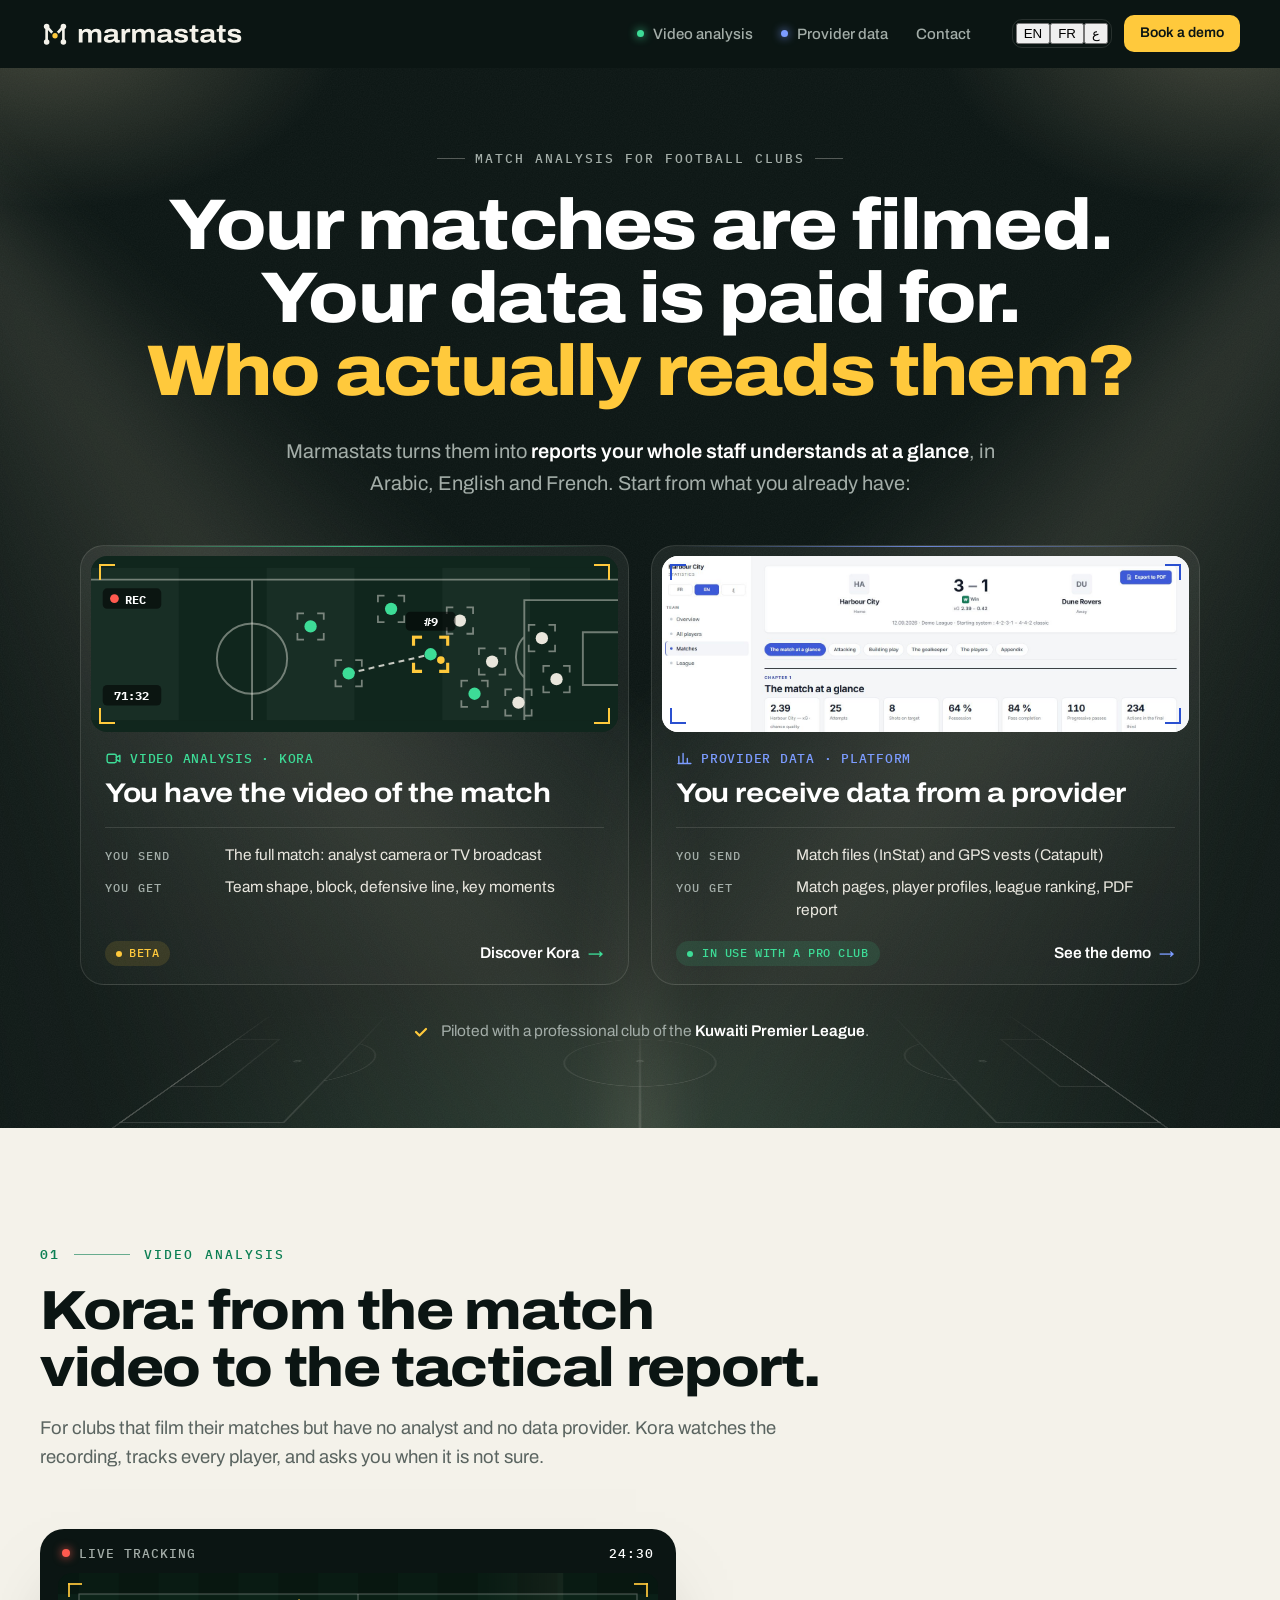
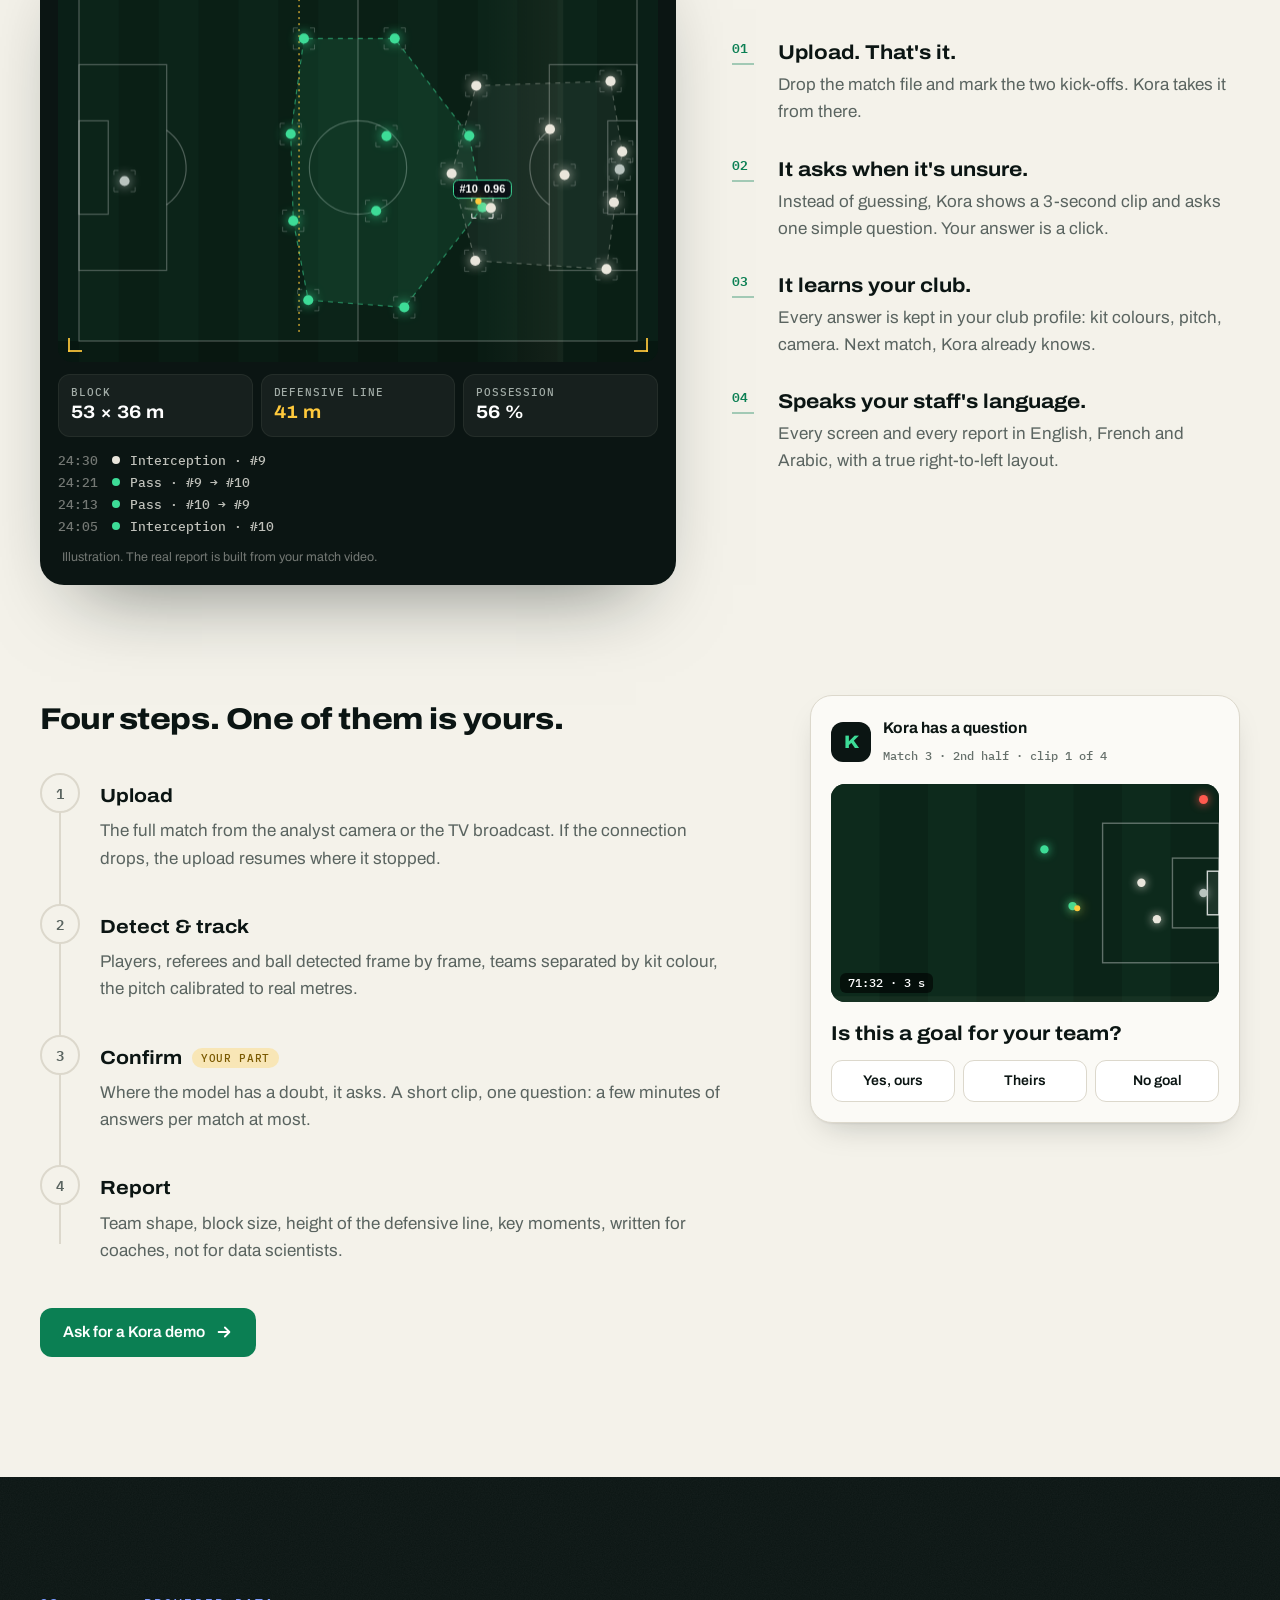
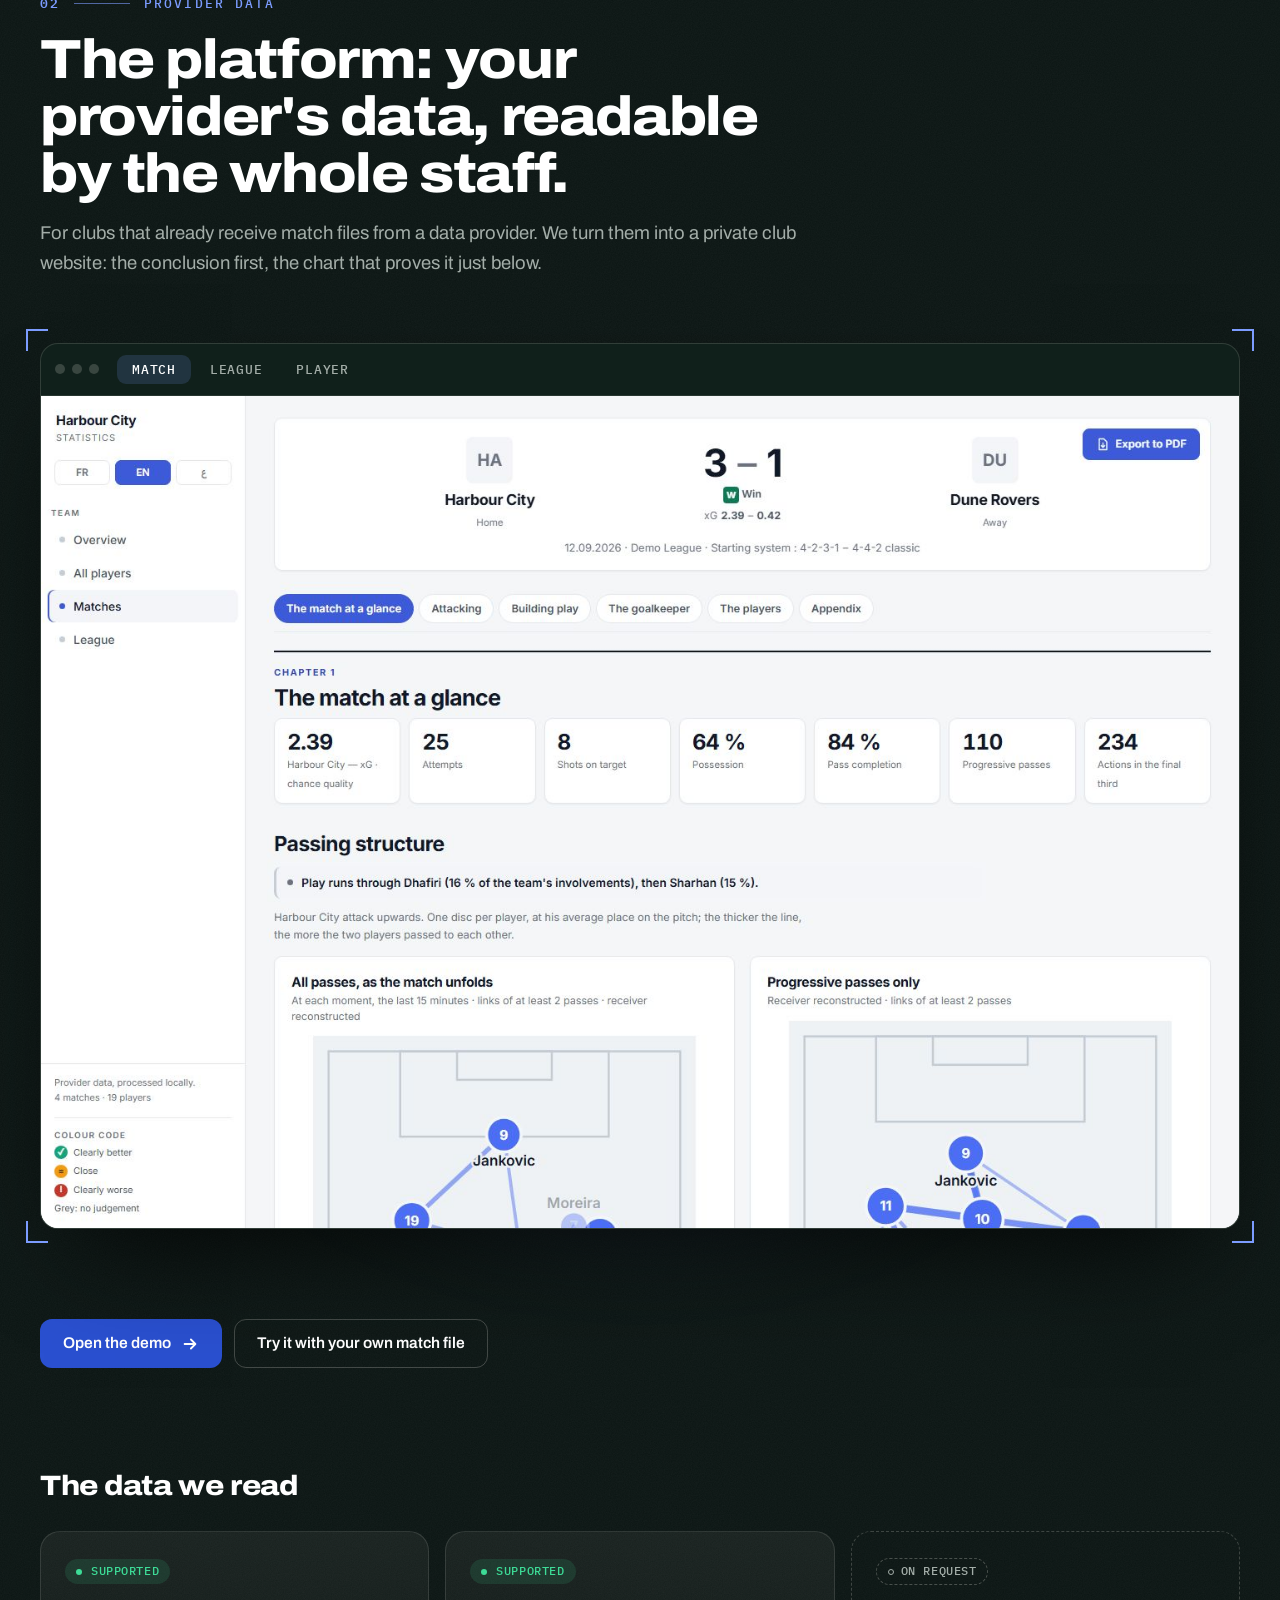
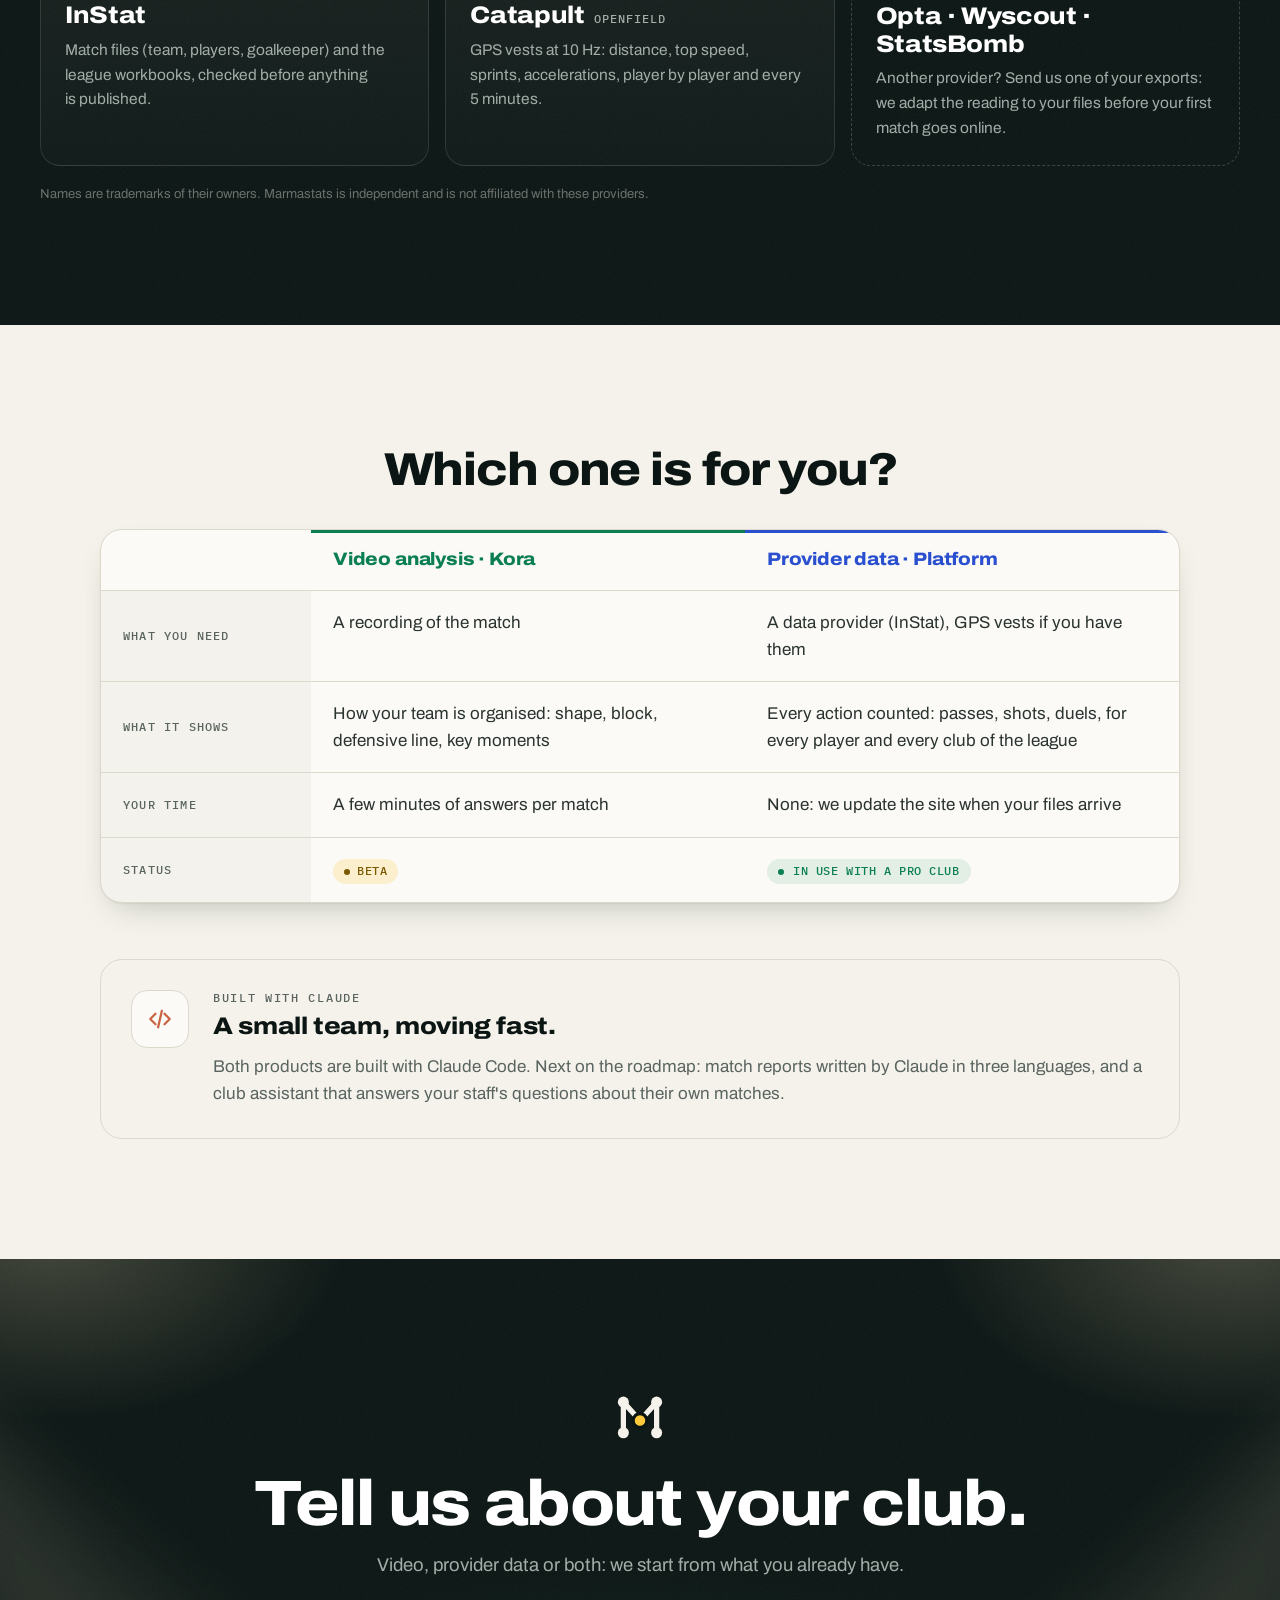
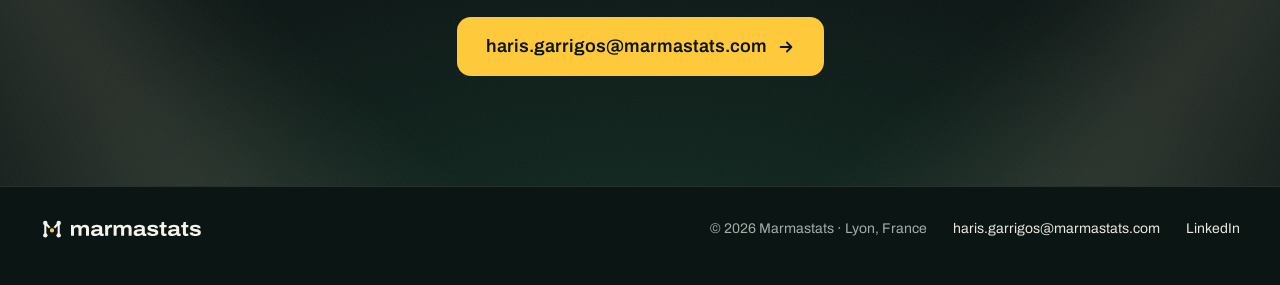
<file: index.html>
<!doctype html>
<html lang="en" dir="ltr">
<head>
<meta charset="utf-8">
<meta name="viewport" content="width=device-width, initial-scale=1">
<title>Marmastats — Match analysis for football clubs</title>
<meta name="description" content="Two ways in: Kora reads the video of your match, the data platform turns your provider's exports into a private club website. English, French and Arabic.">
<meta name="theme-color" content="#0B1513">
<meta property="og:title" content="Marmastats — Match analysis for football clubs">
<meta property="og:description" content="Video analysis (Kora) and provider data (InStat, Catapult GPS) turned into reports your whole staff can read. English, French and Arabic.">
<meta property="og:type" content="website">
<meta property="og:url" content="https://marmastats.com/">
<link rel="icon" href="assets/favicon.svg?v=5" type="image/svg+xml">
<link rel="preconnect" href="https://fonts.googleapis.com">
<link rel="preconnect" href="https://fonts.gstatic.com" crossorigin>
<link href="https://fonts.googleapis.com/css2?family=Archivo:wdth,wght@62..125,100..900&family=IBM+Plex+Mono:wght@500;600&family=Alexandria:wght@500..800&family=IBM+Plex+Sans+Arabic:wght@400;500;600&display=swap" rel="stylesheet">
<link rel="stylesheet" href="styles.css?v=5">
</head>
<body>

<header class="nav" id="nav">
  <a class="brand" href="#top"><img src="assets/brand/logo-craie.svg?v=5" alt="Marmastats" width="204" height="30"></a>
  <nav class="nav-links" aria-label="Main">
    <a href="#video" class="nl-video" data-i18n="nav.video">Video analysis</a>
    <a href="#data" class="nl-data" data-i18n="nav.data">Provider data</a>
    <a href="#contact" data-i18n="nav.contact">Contact</a>
  </nav>
  <div class="nav-end">
    <div class="lang" role="group" aria-label="Language">
      <button data-lang="en" aria-pressed="true">EN</button>
      <button data-lang="fr" aria-pressed="false">FR</button>
      <button data-lang="ar" aria-pressed="false" lang="ar">ع</button>
    </div>
    <a class="btn btn-ballon btn-small" href="mailto:haris.garrigos@marmastats.com?subject=Marmastats%20demo" data-i18n="nav.cta">Book a demo</a>
  </div>
</header>

<main id="top">
  <!-- HERO : under the floodlights -->
  <section class="hero dark">
    <div class="hero-fx" aria-hidden="true">
      <span class="beam beam-l"></span><span class="beam beam-r"></span>
      <svg class="hero-pitch" viewBox="-20 -20 1090 720"><g fill="none" stroke="currentColor" stroke-width="2.4">
        <rect x="0" y="0" width="1050" height="680"/><path d="M525 0v680"/><circle cx="525" cy="340" r="91.5"/><circle cx="525" cy="340" r="4" fill="currentColor"/>
        <rect x="0" y="138.5" width="165" height="403"/><rect x="0" y="248.5" width="55" height="183"/><path d="M165 267a91.5 91.5 0 0 1 0 146"/><circle cx="110" cy="340" r="4" fill="currentColor"/>
        <rect x="885" y="138.5" width="165" height="403"/><rect x="995" y="248.5" width="55" height="183"/><path d="M885 267a91.5 91.5 0 0 0 0 146"/><circle cx="940" cy="340" r="4" fill="currentColor"/>
      </g></svg>
      <span class="grain"></span>
    </div>

    <div class="hero-in">
      <p class="eyebrow reveal" data-i18n="hero.eyebrow">Match analysis for football clubs</p>
      <h1 class="reveal" data-i18n-html="hero.title">Your matches are filmed.<br>Your data is paid for.<br><em>Who actually reads them?</em></h1>
      <p class="lead reveal" data-i18n-html="hero.sub">Marmastats turns them into <b>reports your whole staff understands at a glance</b>, in Arabic, English and French. Start from what you already have:</p>

      <div class="doors">
        <a class="door door-video reveal" href="#video">
          <span class="door-media brk">
            <svg class="door-pic" viewBox="0 0 360 104" aria-hidden="true">
              <defs><symbol id="dpb" viewBox="-10 -10 20 20"><path d="M-9-4.5V-9h4.5M4.5-9H9v4.5M9 4.5V9H4.5M-4.5 9H-9V4.5"/></symbol></defs>
              <rect width="360" height="104" class="dp-grass"/>
              <g class="dp-stripes"><rect x="0" width="60" height="104"/><rect x="120" width="60" height="104"/><rect x="240" width="60" height="104"/></g>
              <g class="dp-lines" fill="none"><path d="M0 8h360M110 8v96M360 22h-64v82M360 44h-24v36h24M296 47a20 20 0 0 0 0 28"/><circle cx="110" cy="62" r="24"/></g>
              <path class="dp-pass" d="M176 72 228 60"/>
              <g class="dp-us"><circle cx="150" cy="40" r="4.2"/><circle cx="176" cy="72" r="4.2"/><circle cx="205" cy="28" r="4.2"/><circle cx="232" cy="59" r="4.2"/><circle cx="262" cy="86" r="4.2"/></g>
              <g class="dp-them"><circle cx="252" cy="36" r="4.2"/><circle cx="274" cy="64" r="4.2"/><circle cx="308" cy="48" r="4.2"/><circle cx="318" cy="76" r="4.2"/><circle cx="292" cy="92" r="4.2"/></g>
              <g class="dp-track"><use href="#dpb" x="140" y="30" width="20" height="20"/><use href="#dpb" x="166" y="62" width="20" height="20"/><use href="#dpb" x="195" y="18" width="20" height="20"/><use href="#dpb" x="252" y="76" width="20" height="20"/><use href="#dpb" x="242" y="26" width="20" height="20"/><use href="#dpb" x="264" y="54" width="20" height="20"/><use href="#dpb" x="298" y="38" width="20" height="20"/><use href="#dpb" x="308" y="66" width="20" height="20"/><use href="#dpb" x="282" y="82" width="20" height="20"/></g>
              <use href="#dpb" class="dp-focus" x="219" y="46" width="26" height="26"/>
              <circle class="dp-ball" cx="239" cy="63" r="2.6"/>
              <g class="dp-tag"><rect x="215" y="30" width="34" height="13" rx="3"/><text x="232" y="39.5">#9</text></g>
              <g class="dp-rec"><rect x="8" y="14" width="40" height="14" rx="3"/><circle cx="16" cy="21" r="3"/><text x="23" y="24.5">REC</text></g>
              <g class="dp-time"><rect x="8" y="80" width="40" height="14" rx="3"/><text x="28" y="90.5">71:32</text></g>
            </svg>
          </span>
          <span class="door-body">
            <span class="door-tag"><svg viewBox="0 0 24 24" aria-hidden="true"><rect x="3" y="6" width="13" height="12" rx="2.5"/><path d="m16 10.5 5-3v9l-5-3"/></svg><span data-i18n="door.v.tag">Video analysis · Kora</span></span>
            <h2 data-i18n="door.v.title">You have the video of the match</h2>
            <dl class="door-facts">
              <div><dt data-i18n="door.in">You send</dt><dd data-i18n="door.v.in">The full match: analyst camera or TV broadcast</dd></div>
              <div><dt data-i18n="door.out">You get</dt><dd data-i18n="door.v.out">Team shape, block, defensive line, key moments</dd></div>
            </dl>
            <span class="door-foot"><span class="status beta" data-i18n="door.v.status">Beta</span><span class="door-go" data-i18n="door.v.go">Discover Kora</span></span>
          </span>
        </a>
        <a class="door door-data reveal" href="#data">
          <span class="door-media brk door-shot"><img src="assets/shots/match-en.jpg" alt="" width="1440" height="1000" decoding="async"></span>
          <span class="door-body">
            <span class="door-tag"><svg viewBox="0 0 24 24" aria-hidden="true"><path d="M4 19V9m6 10V5m6 14v-7m5 7H3"/></svg><span data-i18n="door.d.tag">Provider data · Platform</span></span>
            <h2 data-i18n="door.d.title">You receive data from a provider</h2>
            <dl class="door-facts">
              <div><dt data-i18n="door.in">You send</dt><dd data-i18n="door.d.in">Match files (InStat) and GPS vests (Catapult)</dd></div>
              <div><dt data-i18n="door.out">You get</dt><dd data-i18n="door.d.out">Match pages, player profiles, league ranking, PDF report</dd></div>
            </dl>
            <span class="door-foot"><span class="status live" data-i18n="door.d.status">In use with a pro club</span><span class="door-go" data-i18n="door.d.go">See the demo</span></span>
          </span>
        </a>
      </div>
      <p class="trust reveal"><svg viewBox="0 0 20 20" aria-hidden="true"><path d="m5 10 3.5 3.5L15 7" fill="none" stroke="currentColor" stroke-width="2.2" stroke-linecap="round" stroke-linejoin="round"/></svg><span data-i18n-html="pilot.line">Piloted with a professional club of the <b>Kuwaiti Premier League</b>.</span></p>
    </div>
  </section>

  <!-- ============ 01 VIDEO : KORA ============ -->
  <section class="part part-video" id="video">
    <div class="part-head reveal">
      <p class="part-label"><span class="part-num">01</span><span class="part-rule"></span><span data-i18n="v.label">Video analysis</span></p>
      <h2 data-i18n="v.title">Kora: from the match video to the tactical report.</h2>
      <p class="sub" data-i18n="v.sub">For clubs that film their matches but have no analyst and no data provider. Kora watches the recording, tracks every player, and asks you when it is not sure.</p>
    </div>

    <div class="v-grid">
      <div class="pitch-frame reveal">
        <div class="pitch-head">
          <span class="live"><i></i><span data-i18n="viz.live">Live tracking</span></span>
          <span class="clock" id="clock">00:00</span>
        </div>
        <div class="pitch-box brk"><canvas id="pitch" aria-label="Animated illustration: players tracked on a football pitch" role="img"></canvas></div>
        <div class="metrics">
          <div class="metric"><span class="m-label" data-i18n="viz.block">Block</span><b id="m-block">—</b></div>
          <div class="metric m-line"><span class="m-label" data-i18n="viz.line">Defensive line</span><b id="m-line">—</b></div>
          <div class="metric"><span class="m-label" data-i18n="viz.poss">Possession</span><b id="m-poss">—</b></div>
        </div>
        <ol class="feed" id="feed" aria-live="off"></ol>
        <p class="frame-note" data-i18n="viz.note">Illustration. The real report is built from your match video.</p>
      </div>

      <ul class="points">
        <li class="reveal"><h3 data-i18n="val.c1t">Upload. That's it.</h3><p data-i18n="val.c1p">Drop the match file and mark the two kick-offs. Kora takes it from there.</p></li>
        <li class="reveal"><h3 data-i18n="val.c2t">It asks when it's unsure.</h3><p data-i18n="val.c2p">Instead of guessing, Kora shows a 3-second clip and asks one simple question. Your answer is a click.</p></li>
        <li class="reveal"><h3 data-i18n="val.c3t">It learns your club.</h3><p data-i18n="val.c3p">Every answer is kept in your club profile: kit colours, pitch, camera. Next match, Kora already knows.</p></li>
        <li class="reveal"><h3 data-i18n="val.c4t">Speaks your staff's language.</h3><p data-i18n="val.c4p">Every screen and every report in English, French and Arabic, with a true right-to-left layout.</p></li>
      </ul>
    </div>

    <div class="how">
      <div>
        <h3 class="how-title reveal" data-i18n="how.title">Four steps. One of them is yours.</h3>
        <ol class="steps" id="steps">
          <li class="step reveal"><span class="step-n">1</span><div><h4 data-i18n="how.s1t">Upload</h4><p data-i18n="how.s1p">The full match from the analyst camera or the TV broadcast. If the connection drops, the upload resumes where it stopped.</p></div></li>
          <li class="step reveal"><span class="step-n">2</span><div><h4 data-i18n="how.s2t">Detect &amp; track</h4><p data-i18n="how.s2p">Players, referees and ball detected frame by frame, teams separated by kit colour, the pitch calibrated to real metres.</p></div></li>
          <li class="step reveal you"><span class="step-n">3</span><div><h4><span data-i18n="how.s3t">Confirm</span> <span class="pill" data-i18n="how.you">your part</span></h4><p data-i18n="how.s3p">Where the model has a doubt, it asks. A short clip, one question: a few minutes of answers per match at most.</p></div></li>
          <li class="step reveal"><span class="step-n">4</span><div><h4 data-i18n="how.s4t">Report</h4><p data-i18n="how.s4p">Team shape, block size, height of the defensive line, key moments, written for coaches, not for data scientists.</p></div></li>
        </ol>
      </div>

      <div class="ask reveal" id="ask">
        <div class="ask-top">
          <span class="ask-avatar">K</span>
          <div><b data-i18n="ask.who">Kora has a question</b><small data-i18n="ask.meta">Match 3 · 2nd half · clip 1 of 4</small></div>
        </div>
        <div class="clip"><canvas id="clip" aria-hidden="true"></canvas><span class="clip-time">71:32 · 3 s</span><span class="clip-play" aria-hidden="true"></span></div>
        <p class="ask-q" data-i18n="ask.q">Is this a goal for your team?</p>
        <div class="ask-btns">
          <button data-answer="ours" data-i18n="ask.a1">Yes, ours</button>
          <button data-answer="theirs" data-i18n="ask.a2">Theirs</button>
          <button data-answer="none" data-i18n="ask.a3">No goal</button>
        </div>
        <p class="ask-done" id="ask-done" hidden><svg viewBox="0 0 20 20" aria-hidden="true"><path d="m5 10 3.5 3.5L15 7" fill="none" stroke="currentColor" stroke-width="2.2" stroke-linecap="round" stroke-linejoin="round"/></svg><span data-i18n="ask.done">Saved to your club profile. Next time, Kora will suggest it.</span></p>
      </div>
    </div>

    <div class="part-cta reveal">
      <a class="btn btn-video" href="mailto:haris.garrigos@marmastats.com?subject=Kora%20demo"><span data-i18n="v.cta">Ask for a Kora demo</span><svg viewBox="0 0 20 20" aria-hidden="true"><path d="M4 10h11m-4-5 5 5-5 5" fill="none" stroke="currentColor" stroke-width="2" stroke-linecap="round" stroke-linejoin="round"/></svg></a>
    </div>
  </section>

  <!-- ============ 02 DATA : PLATFORM ============ -->
  <section class="part part-data dark" id="data">
    <span class="grain" aria-hidden="true"></span>
    <div class="part-head reveal">
      <p class="part-label"><span class="part-num">02</span><span class="part-rule"></span><span data-i18n="d.label">Provider data</span></p>
      <h2 data-i18n="d.title">The platform: your provider's data, readable by the whole staff.</h2>
      <p class="sub" data-i18n="d.sub">For clubs that already receive match files from a data provider. We turn them into a private club website: the conclusion first, the chart that proves it just below.</p>
    </div>

    <div class="browser-wrap brk reveal">
      <div class="browser">
        <div class="browser-bar">
          <span class="dots"><i></i><i></i><i></i></span>
          <div class="tabs" role="tablist">
            <button role="tab" aria-selected="true" data-shot="match" data-i18n="plat.tab1">Match</button>
            <button role="tab" aria-selected="false" data-shot="ligue" data-i18n="plat.tab2">League</button>
            <button role="tab" aria-selected="false" data-shot="joueur" data-i18n="plat.tab3">Player</button>
          </div>
        </div>
        <div class="shots" id="shots">
          <img data-shot="match" class="on" src="assets/shots/match-en.jpg" alt="Match report screen of the platform (demo data)" width="1440" height="1000" loading="lazy">
          <img data-shot="ligue" src="assets/shots/ligue-en.jpg" alt="League standings screen (demo data)" width="1440" height="1000" loading="lazy">
          <img data-shot="joueur" src="assets/shots/joueur-en.jpg" alt="Player profile and radar screen (demo data)" width="1440" height="1000" loading="lazy">
        </div>
      </div>
    </div>
    <p class="shot-cap reveal"><span id="shot-cap" data-i18n="plat.cap.match">The match at a glance, then passing structure, attacking, building play and the goalkeeper.</span> <span class="muted" data-i18n="plat.demo">Demo data: invented league.</span></p>

    <div class="part-cta reveal">
      <a class="btn btn-data" href="demo/app.html"><span data-i18n="d.cta1">Open the demo</span><svg viewBox="0 0 20 20" aria-hidden="true"><path d="M4 10h11m-4-5 5 5-5 5" fill="none" stroke="currentColor" stroke-width="2" stroke-linecap="round" stroke-linejoin="round"/></svg></a>
      <a class="btn btn-ghost" href="demo/#essayer" data-i18n="d.cta2">Try it with your own match file</a>
    </div>

    <div class="sources">
      <h3 class="reveal" data-i18n="src.title">The data we read</h3>
      <div class="src-grid">
        <article class="src reveal">
          <span class="status live" data-i18n="src.ok">Supported</span>
          <h4 translate="no">InStat</h4>
          <p data-i18n="src.instat">Match files (team, players, goalkeeper) and the league workbooks, checked before anything is published.</p>
        </article>
        <article class="src reveal">
          <span class="status live" data-i18n="src.ok">Supported</span>
          <h4 translate="no">Catapult <small>OpenField</small></h4>
          <p data-i18n="src.catapult">GPS vests at 10 Hz: distance, top speed, sprints, accelerations, player by player and every 5 minutes.</p>
        </article>
        <article class="src src-next reveal">
          <span class="status next" data-i18n="src.next">On request</span>
          <h4 translate="no">Opta&nbsp;· Wyscout&nbsp;· StatsBomb</h4>
          <p data-i18n="src.other">Another provider? Send us one of your exports: we adapt the reading to your files before your first match goes online.</p>
        </article>
      </div>
      <p class="src-note reveal" data-i18n="src.note">Names are trademarks of their owners. Marmastats is independent and is not affiliated with these providers.</p>
    </div>
  </section>

  <!-- ============ WHICH ONE ============ -->
  <section class="section compare-sec">
    <h2 class="reveal" data-i18n="cmp.title">Which one is for you?</h2>
    <div class="compare reveal" role="table">
      <div class="cmp-row cmp-head" role="row">
        <span role="columnheader"></span>
        <span role="columnheader" class="c-video" data-i18n="cmp.video">Video analysis · Kora</span>
        <span role="columnheader" class="c-data" data-i18n="cmp.data">Provider data · Platform</span>
      </div>
      <div class="cmp-row" role="row"><span role="rowheader" data-i18n="cmp.r1">What you need</span><span role="cell" data-i18n="cmp.r1v">A recording of the match</span><span role="cell" data-i18n="cmp.r1d">A data provider (InStat), GPS vests if you have them</span></div>
      <div class="cmp-row" role="row"><span role="rowheader" data-i18n="cmp.r2">What it shows</span><span role="cell" data-i18n="cmp.r2v">How your team is organised: shape, block, defensive line, key moments</span><span role="cell" data-i18n="cmp.r2d">Every action counted: passes, shots, duels, for every player and every club of the league</span></div>
      <div class="cmp-row" role="row"><span role="rowheader" data-i18n="cmp.r3">Your time</span><span role="cell" data-i18n="cmp.r3v">A few minutes of answers per match</span><span role="cell" data-i18n="cmp.r3d">None: we update the site when your files arrive</span></div>
      <div class="cmp-row" role="row"><span role="rowheader" data-i18n="cmp.r4">Status</span><span role="cell"><span class="status beta" data-i18n="door.v.status">Beta</span></span><span role="cell"><span class="status live" data-i18n="door.d.status">In use with a pro club</span></span></div>
    </div>

    <div class="claude reveal">
      <div class="claude-mark" aria-hidden="true"><svg viewBox="0 0 40 40"><path d="M14 13 7 20l7 7M26 13l7 7-7 7M22.5 9l-5 22" fill="none" stroke="currentColor" stroke-width="3" stroke-linecap="round" stroke-linejoin="round"/></svg></div>
      <div>
        <p class="kicker" data-i18n="cl.kicker">Built with Claude</p>
        <h3 data-i18n="cl.title">A small team, moving fast.</h3>
        <p data-i18n="cl.p">Both products are built with Claude Code. Next on the roadmap: match reports written by Claude in three languages, and a club assistant that answers your staff's questions about their own matches.</p>
      </div>
    </div>
  </section>

  <!-- CONTACT -->
  <section class="contact dark" id="contact">
    <div class="hero-fx" aria-hidden="true"><span class="beam beam-l"></span><span class="beam beam-r"></span><span class="grain"></span></div>
    <div class="cta reveal">
      <img class="cta-mark" src="assets/brand/symbole-craie.svg?v=5" alt="" width="56" height="56">
      <h2 data-i18n="cta.title">Tell us about your club.</h2>
      <p class="sub" data-i18n="cta.sub">Video, provider data or both: we start from what you already have.</p>
      <a class="btn btn-ballon btn-big" href="mailto:haris.garrigos@marmastats.com?subject=Marmastats%20for%20our%20club"><span>haris.garrigos@marmastats.com</span><svg viewBox="0 0 20 20" aria-hidden="true"><path d="M4 10h11m-4-5 5 5-5 5" fill="none" stroke="currentColor" stroke-width="2" stroke-linecap="round" stroke-linejoin="round"/></svg></a>
    </div>
  </section>
</main>

<footer class="foot dark">
  <img src="assets/brand/logo-craie.svg?v=5" alt="Marmastats" width="163" height="24">
  <span class="foot-links">
    <span translate="no" dir="ltr">© 2026 Marmastats · Lyon, France</span>
    <a href="mailto:haris.garrigos@marmastats.com">haris.garrigos@marmastats.com</a>
    <a href="https://www.linkedin.com/in/haris-garrigos-926b05151/" target="_blank" rel="noopener">LinkedIn</a>
  </span>
</footer>

<script src="i18n.js?v=5"></script>
<script src="main.js?v=5"></script>
</body>
</html>
</file>
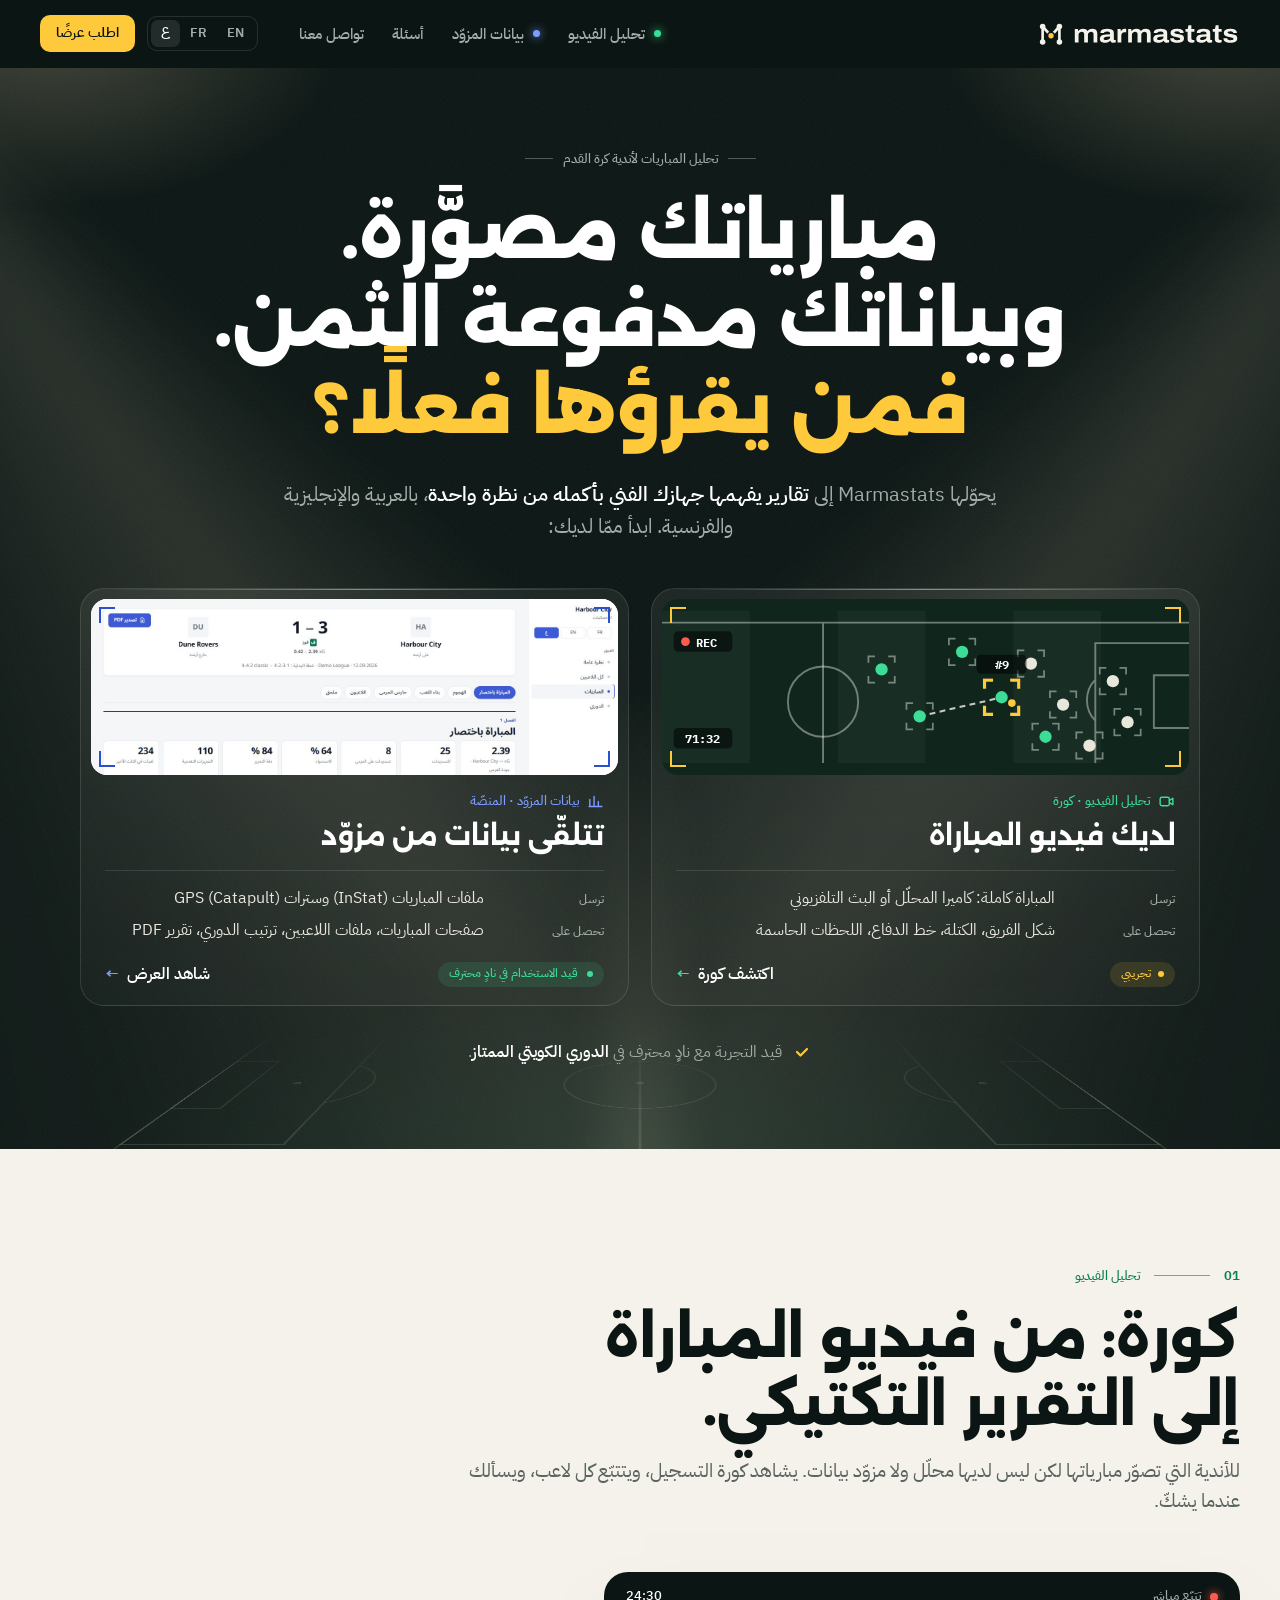
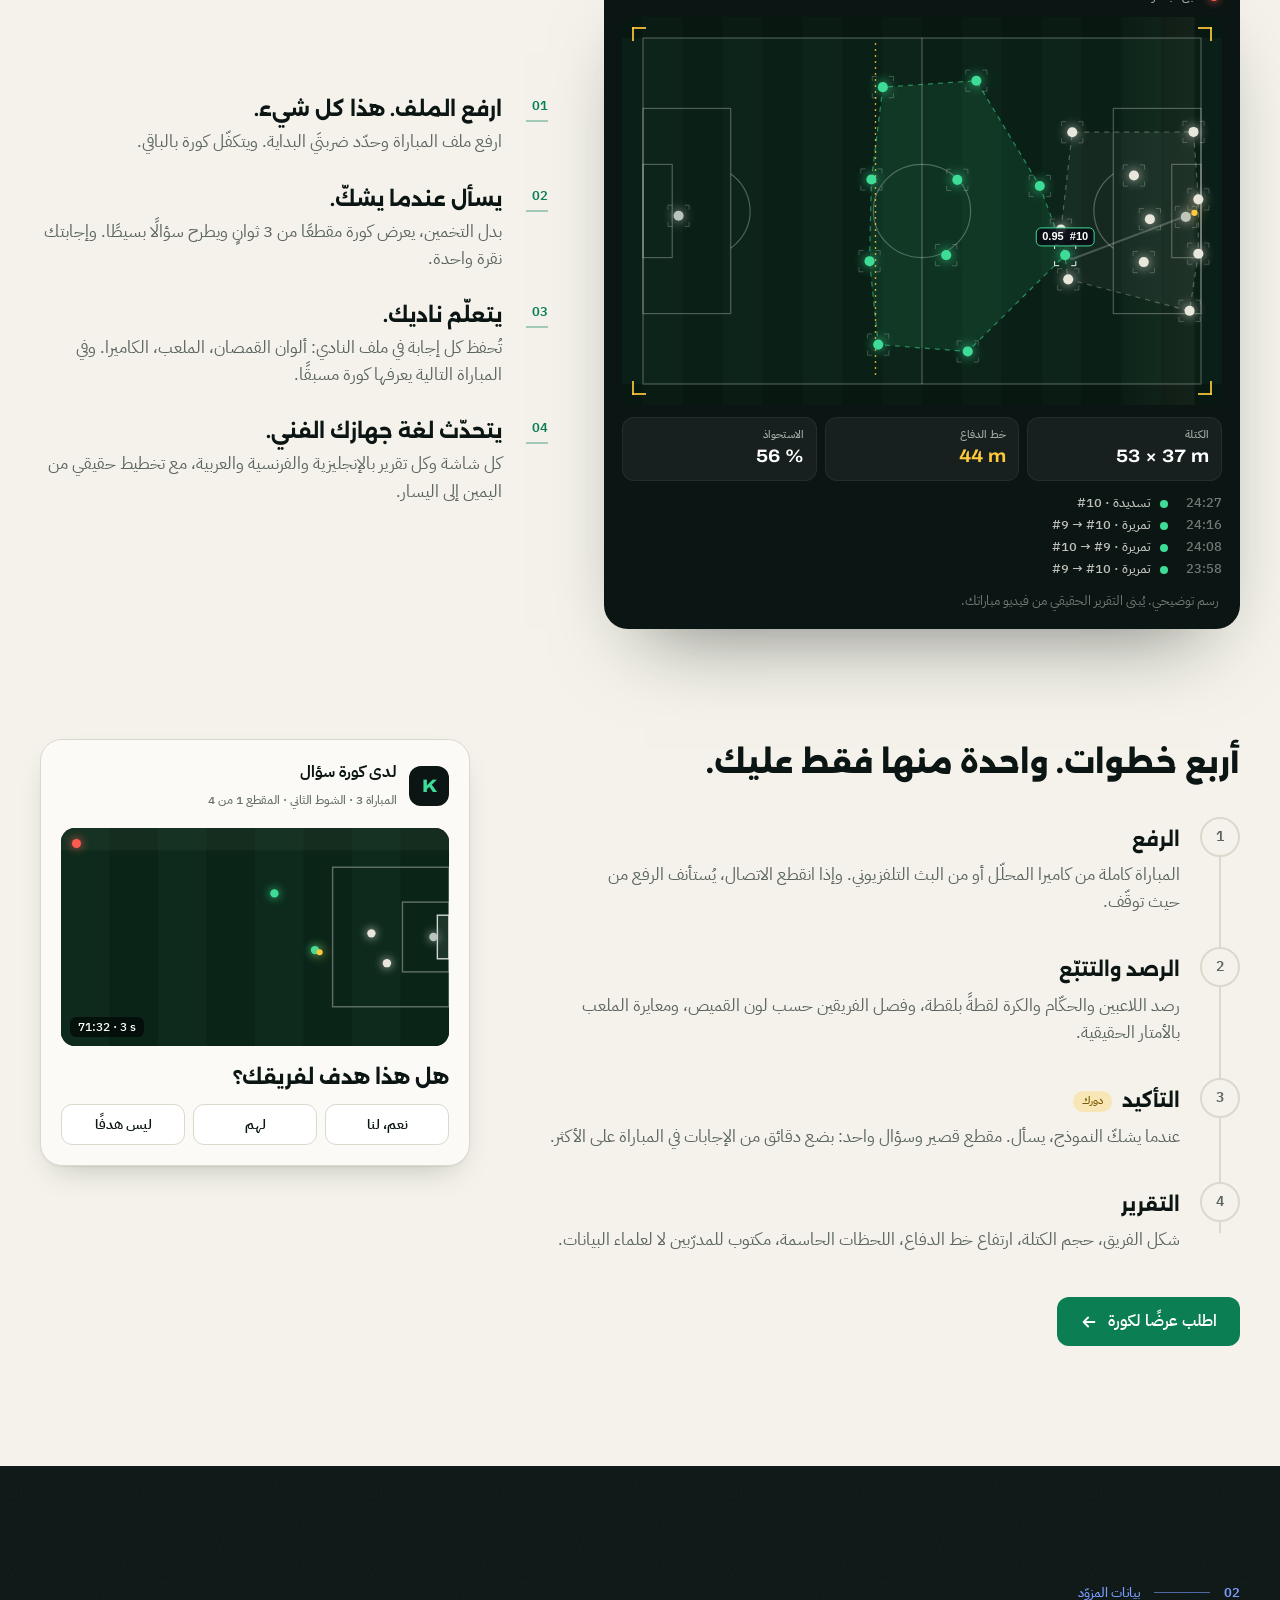
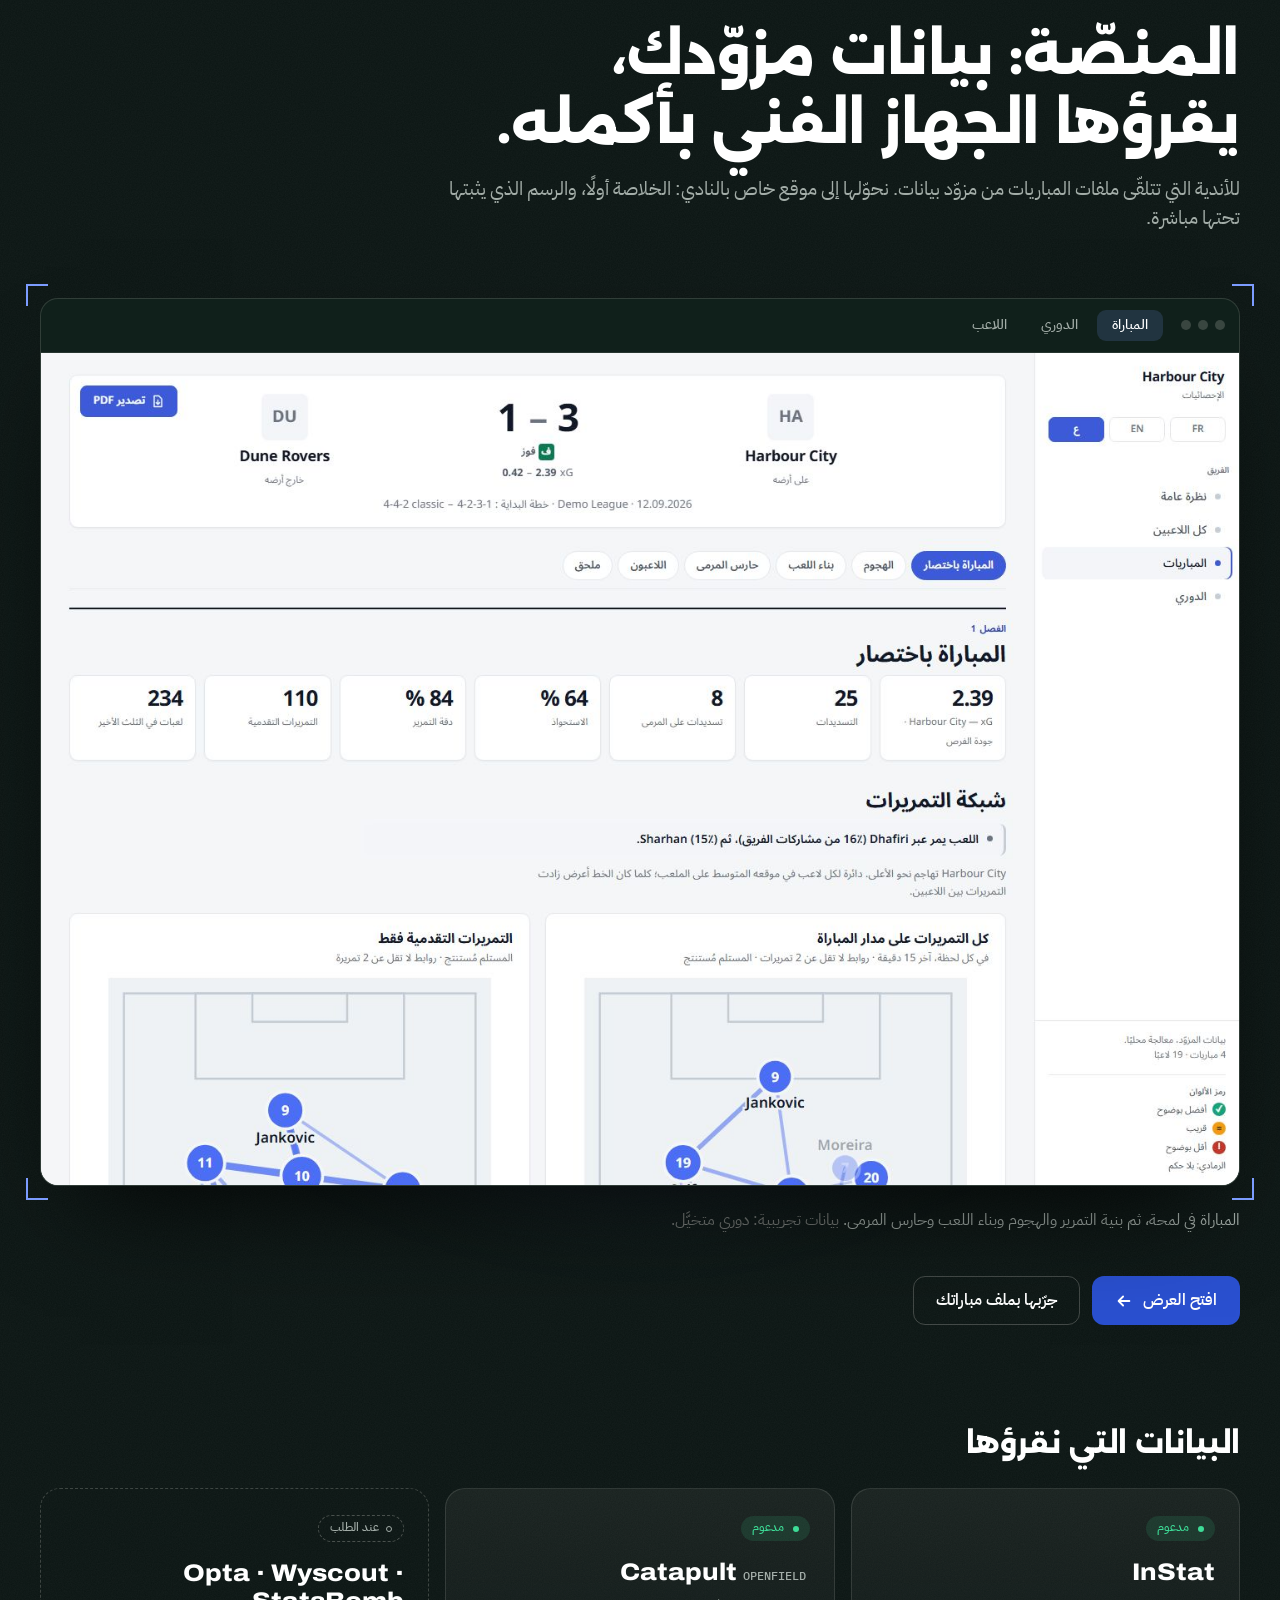
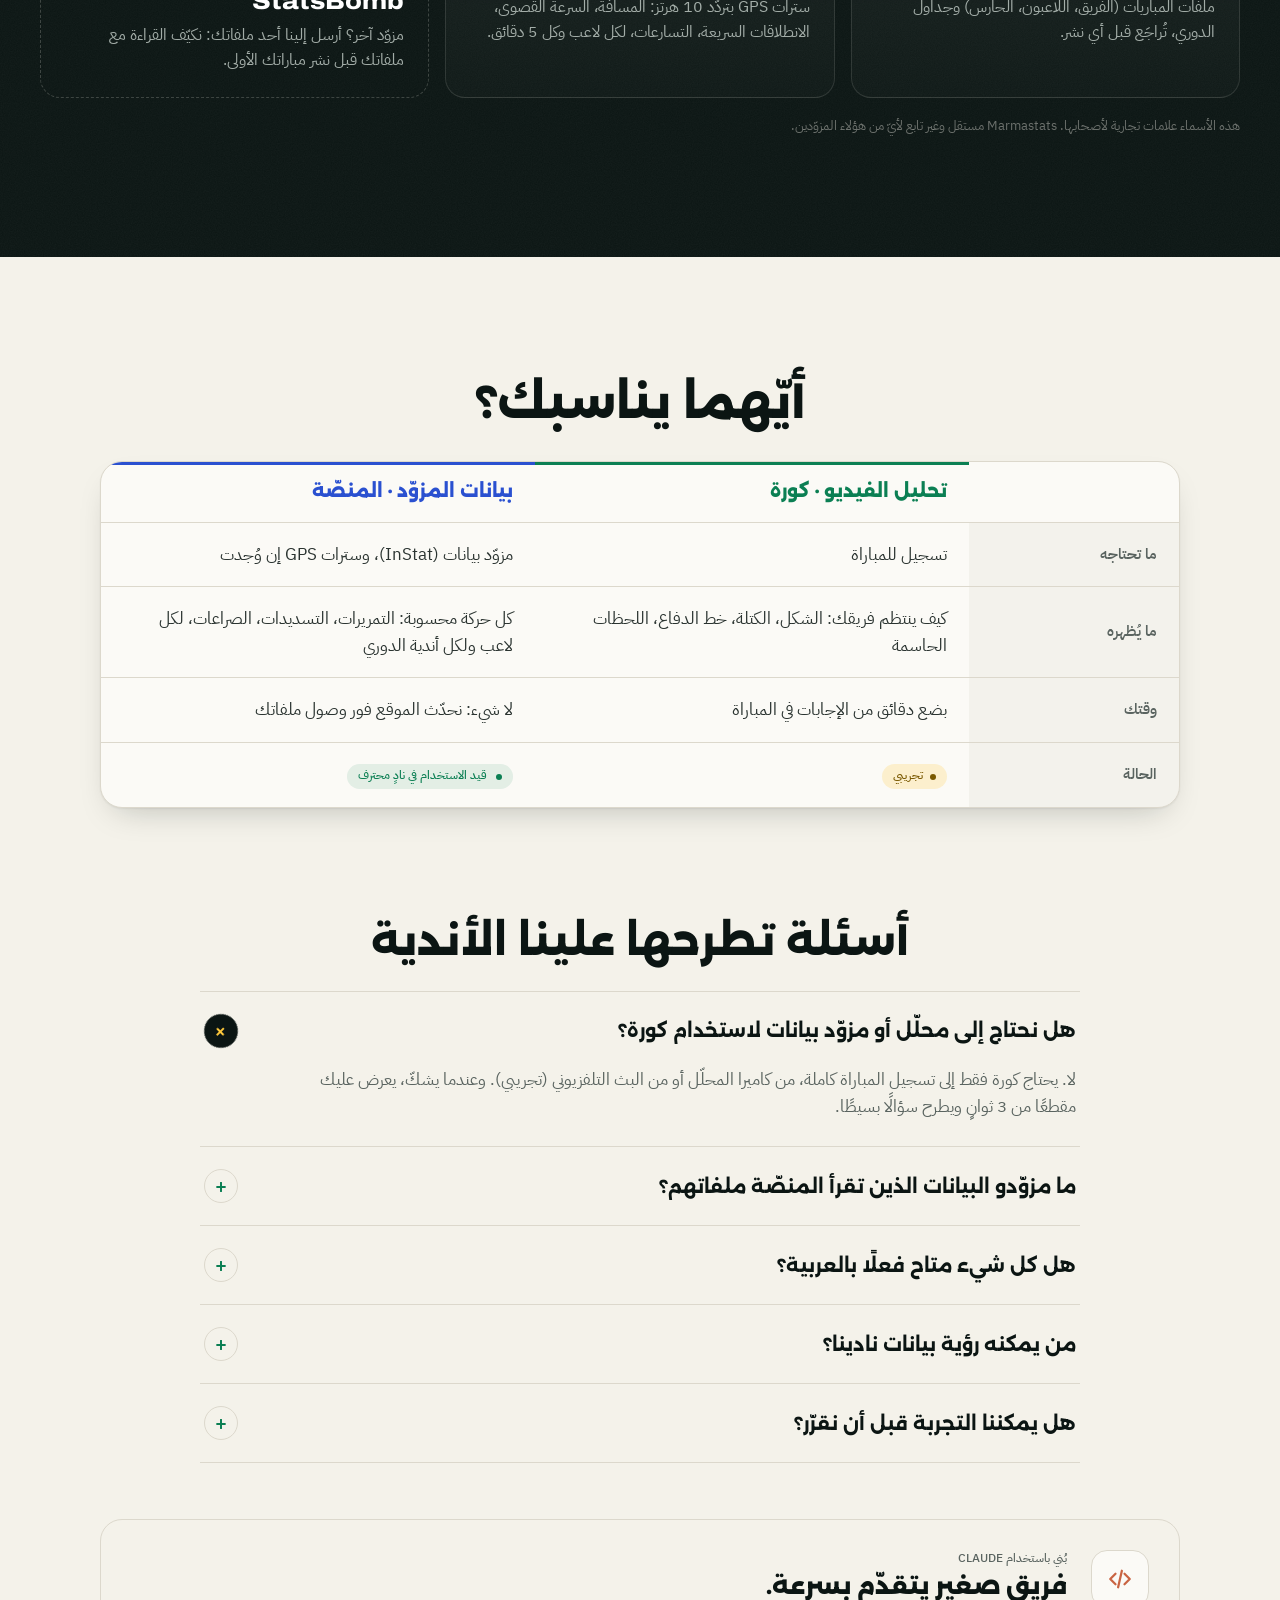
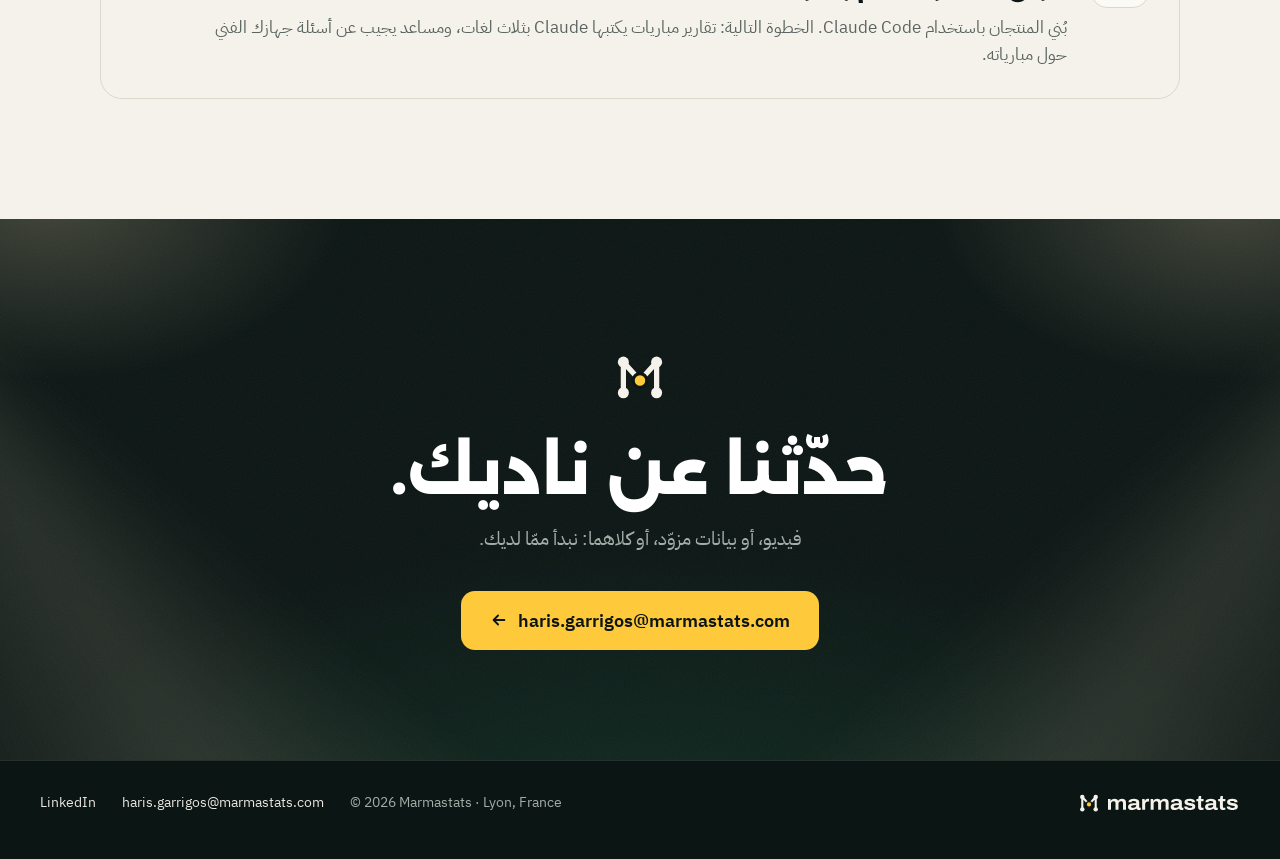
<file: ar/index.html>
<!doctype html>
<html lang="ar" dir="rtl">
<head>
<meta charset="utf-8">
<meta name="viewport" content="width=device-width, initial-scale=1">
<title>Marmastats | تحليل مباريات كرة القدم بالفيديو والبيانات</title>
<meta name="description" content="يحوّل كورة فيديو مباراتك إلى تقرير تكتيكي، وتحوّل المنصّة بيانات InStat وسترات GPS من Catapult إلى موقع خاص بناديك. بالعربية والإنجليزية والفرنسية.">
<meta name="robots" content="index, follow, max-image-preview:large">
<link rel="canonical" href="https://marmastats.com/ar/">
<link rel="alternate" hreflang="en" href="https://marmastats.com/">
<link rel="alternate" hreflang="fr" href="https://marmastats.com/fr/">
<link rel="alternate" hreflang="ar" href="https://marmastats.com/ar/">
<link rel="alternate" hreflang="x-default" href="https://marmastats.com/">
<meta property="og:type" content="website">
<meta property="og:site_name" content="Marmastats">
<meta property="og:url" content="https://marmastats.com/ar/">
<meta property="og:title" content="Marmastats | تحليل مباريات كرة القدم بالفيديو والبيانات">
<meta property="og:description" content="يحوّل كورة فيديو مباراتك إلى تقرير تكتيكي، وتحوّل المنصّة بيانات InStat وسترات GPS من Catapult إلى موقع خاص بناديك. بالعربية والإنجليزية والفرنسية.">
<meta property="og:image" content="https://marmastats.com/assets/og/og-ar.png">
<meta property="og:image:width" content="1200">
<meta property="og:image:height" content="630">
<meta property="og:image:alt" content="Marmastats: تحليل مباريات كرة القدم بالفيديو والبيانات، بالعربية والإنجليزية والفرنسية">
<meta property="og:locale" content="ar_AR">
<meta property="og:locale:alternate" content="en_US">
<meta property="og:locale:alternate" content="fr_FR">
<meta name="twitter:card" content="summary_large_image">
<meta name="twitter:title" content="Marmastats | تحليل مباريات كرة القدم بالفيديو والبيانات">
<meta name="twitter:description" content="يحوّل كورة فيديو مباراتك إلى تقرير تكتيكي، وتحوّل المنصّة بيانات InStat وسترات GPS من Catapult إلى موقع خاص بناديك. بالعربية والإنجليزية والفرنسية.">
<meta name="twitter:image" content="https://marmastats.com/assets/og/og-ar.png">
<meta name="twitter:image:alt" content="Marmastats: تحليل مباريات كرة القدم بالفيديو والبيانات، بالعربية والإنجليزية والفرنسية">
<script type="application/ld+json">
{
 "@context": "https://schema.org",
 "@graph": [
  {
   "@type": "Organization",
   "@id": "https://marmastats.com/#org",
   "name": "Marmastats",
   "url": "https://marmastats.com/",
   "logo": {
    "@type": "ImageObject",
    "url": "https://marmastats.com/assets/brand/icone-512.png",
    "width": 512,
    "height": 512
   },
   "email": "haris.garrigos@marmastats.com",
   "address": {
    "@type": "PostalAddress",
    "addressLocality": "Lyon",
    "addressCountry": "FR"
   },
   "founder": {
    "@type": "Person",
    "name": "Haris Garrigos",
    "sameAs": [
     "https://www.linkedin.com/in/haris-garrigos-926b05151/"
    ]
   }
  },
  {
   "@type": "WebSite",
   "@id": "https://marmastats.com/#site",
   "url": "https://marmastats.com/",
   "name": "Marmastats",
   "publisher": {
    "@id": "https://marmastats.com/#org"
   },
   "inLanguage": [
    "en",
    "fr",
    "ar"
   ]
  },
  {
   "@type": "WebPage",
   "@id": "https://marmastats.com/ar/#page",
   "url": "https://marmastats.com/ar/",
   "name": "Marmastats | تحليل مباريات كرة القدم بالفيديو والبيانات",
   "description": "يحوّل كورة فيديو مباراتك إلى تقرير تكتيكي، وتحوّل المنصّة بيانات InStat وسترات GPS من Catapult إلى موقع خاص بناديك. بالعربية والإنجليزية والفرنسية.",
   "inLanguage": "ar",
   "isPartOf": {
    "@id": "https://marmastats.com/#site"
   },
   "about": {
    "@id": "https://marmastats.com/#org"
   },
   "primaryImageOfPage": "https://marmastats.com/assets/og/og-ar.png"
  },
  {
   "@type": "SoftwareApplication",
   "name": "Kora",
   "applicationCategory": "SportsApplication",
   "operatingSystem": "Web",
   "description": "للأندية التي تصوّر مبارياتها لكن ليس لديها محلّل ولا مزوّد بيانات. يشاهد كورة التسجيل، ويتتبّع كل لاعب، ويسألك عندما يشكّ.",
   "inLanguage": [
    "en",
    "fr",
    "ar"
   ],
   "publisher": {
    "@id": "https://marmastats.com/#org"
   }
  },
  {
   "@type": "SoftwareApplication",
   "name": "منصّة Marmastats",
   "applicationCategory": "SportsApplication",
   "operatingSystem": "Web",
   "description": "للأندية التي تتلقّى ملفات المباريات من مزوّد بيانات. نحوّلها إلى موقع خاص بالنادي: الخلاصة أولًا، والرسم الذي يثبتها تحتها مباشرة.",
   "inLanguage": [
    "en",
    "fr",
    "ar"
   ],
   "publisher": {
    "@id": "https://marmastats.com/#org"
   }
  },
  {
   "@type": "FAQPage",
   "@id": "https://marmastats.com/ar/#faq",
   "inLanguage": "ar",
   "mainEntity": [
    {
     "@type": "Question",
     "name": "هل نحتاج إلى محلّل أو مزوّد بيانات لاستخدام كورة؟",
     "acceptedAnswer": {
      "@type": "Answer",
      "text": "لا. يحتاج كورة فقط إلى تسجيل المباراة كاملة، من كاميرا المحلّل أو من البث التلفزيوني (تجريبي). وعندما يشكّ، يعرض عليك مقطعًا من 3 ثوانٍ ويطرح سؤالًا بسيطًا."
     }
    },
    {
     "@type": "Question",
     "name": "ما مزوّدو البيانات الذين تقرأ المنصّة ملفاتهم؟",
     "acceptedAnswer": {
      "@type": "Answer",
      "text": "حاليًا: ملفات المباريات وجداول الدوري من InStat، وسترات GPS من Catapult (OpenField). مزوّد آخر مثل Opta أو Wyscout أو StatsBomb؟ أرسل إلينا أحد ملفاتك، ونكيّف القراءة مع ملفاتك قبل نشر مباراتك الأولى."
     }
    },
    {
     "@type": "Question",
     "name": "هل كل شيء متاح فعلًا بالعربية؟",
     "acceptedAnswer": {
      "@type": "Answer",
      "text": "نعم. كل شاشة وكل جملة وكل تقرير PDF متاح بالعربية والإنجليزية والفرنسية، مع تخطيط حقيقي من اليمين إلى اليسار بالعربية."
     }
    },
    {
     "@type": "Question",
     "name": "من يمكنه رؤية بيانات نادينا؟",
     "acceptedAnswer": {
      "@type": "Answer",
      "text": "جهازك الفني فقط. في المنصّة، لكل نادٍ موقعه الخاص، ولا يفتحه إلا الأشخاص الذين تحدّدهم. لا يُنشر شيء على الإنترنت العام."
     }
    },
    {
     "@type": "Question",
     "name": "هل يمكننا التجربة قبل أن نقرّر؟",
     "acceptedAnswer": {
      "@type": "Answer",
      "text": "نعم. يعرض العرض التجريبي المنصّة على دوري متخيَّل، ويمكنك أن تضع فيه أحد ملفات مبارياتك من InStat: يُحلَّل في متصفحك ولا يُرسَل إلى أي مكان. ولتجربة كورة، راسلنا لعرض على إحدى مبارياتك."
     }
    }
   ]
  }
 ]
}
</script>
<meta name="theme-color" content="#0B1513">
<link rel="icon" href="/assets/favicon.svg?v=6" type="image/svg+xml">
<link rel="icon" href="/favicon.ico" sizes="48x48">
<link rel="apple-touch-icon" href="/assets/brand/apple-touch-icon.png">
<link rel="manifest" href="/site.webmanifest">
<link rel="preconnect" href="https://fonts.googleapis.com">
<link rel="preconnect" href="https://fonts.gstatic.com" crossorigin>
<link href="https://fonts.googleapis.com/css2?family=Archivo:wdth,wght@100..112,400..800&family=IBM+Plex+Mono:wght@500;600&family=Alexandria:wght@600..800&family=IBM+Plex+Sans+Arabic:wght@400;500;600&display=swap" rel="stylesheet">
<link rel="stylesheet" href="/styles.css?v=6">
</head>
<body>

<header class="nav" id="nav">
  <a class="brand" href="/ar/"><img src="/assets/brand/logo-craie.svg?v=6" alt="Marmastats" width="204" height="30"></a>
  <nav class="nav-links" aria-label="Main">
    <a href="#video" class="nl-video" data-i18n="nav.video">تحليل الفيديو</a>
    <a href="#data" class="nl-data" data-i18n="nav.data">بيانات المزوّد</a>
    <a href="#faq" data-i18n="nav.faq">أسئلة</a>
    <a href="#contact" data-i18n="nav.contact">تواصل معنا</a>
  </nav>
  <div class="nav-end">
    <nav class="lang" data-i18n-aria="lang.label" aria-label="اللغة">
      <a href="/" hreflang="en" lang="en">EN</a>
      <a href="/fr/" hreflang="fr" lang="fr">FR</a>
      <a href="/ar/" hreflang="ar" aria-current="page" lang="ar">ع</a>
    </nav>
    <a class="btn btn-ballon btn-small" href="mailto:haris.garrigos@marmastats.com?subject=Marmastats%20demo" data-i18n="nav.cta">اطلب عرضًا</a>
  </div>
</header>

<main id="top">
  <!-- HERO : under the floodlights -->
  <section class="hero dark">
    <div class="hero-fx" aria-hidden="true">
      <span class="beam beam-l"></span><span class="beam beam-r"></span>
      <svg class="hero-pitch" viewBox="-20 -20 1090 720"><g fill="none" stroke="currentColor" stroke-width="2.4">
        <rect x="0" y="0" width="1050" height="680"/><path d="M525 0v680"/><circle cx="525" cy="340" r="91.5"/><circle cx="525" cy="340" r="4" fill="currentColor"/>
        <rect x="0" y="138.5" width="165" height="403"/><rect x="0" y="248.5" width="55" height="183"/><path d="M165 267a91.5 91.5 0 0 1 0 146"/><circle cx="110" cy="340" r="4" fill="currentColor"/>
        <rect x="885" y="138.5" width="165" height="403"/><rect x="995" y="248.5" width="55" height="183"/><path d="M885 267a91.5 91.5 0 0 0 0 146"/><circle cx="940" cy="340" r="4" fill="currentColor"/>
      </g></svg>
      <span class="grain"></span>
    </div>

    <div class="hero-in">
      <p class="eyebrow reveal" data-i18n="hero.eyebrow">تحليل المباريات لأندية كرة القدم</p>
      <h1 class="reveal" data-i18n-html="hero.title">مبارياتك مصوَّرة.<br>وبياناتك مدفوعة الثمن.<br><em>فمن يقرؤها فعلًا؟</em></h1>
      <p class="lead reveal" data-i18n-html="hero.sub">يحوّلها Marmastats إلى <b>تقارير يفهمها جهازك الفني بأكمله من نظرة واحدة</b>، بالعربية والإنجليزية والفرنسية. ابدأ ممّا لديك:</p>

      <div class="doors">
        <a class="door door-video reveal" href="#video">
          <span class="door-media brk">
            <svg class="door-pic" viewBox="0 0 360 104" aria-hidden="true">
              <defs><symbol id="dpb" viewBox="-10 -10 20 20"><path d="M-9-4.5V-9h4.5M4.5-9H9v4.5M9 4.5V9H4.5M-4.5 9H-9V4.5"/></symbol></defs>
              <rect width="360" height="104" class="dp-grass"/>
              <g class="dp-stripes"><rect x="0" width="60" height="104"/><rect x="120" width="60" height="104"/><rect x="240" width="60" height="104"/></g>
              <g class="dp-lines" fill="none"><path d="M0 8h360M110 8v96M360 22h-64v82M360 44h-24v36h24M296 47a20 20 0 0 0 0 28"/><circle cx="110" cy="62" r="24"/></g>
              <path class="dp-pass" d="M176 72 228 60"/>
              <g class="dp-us"><circle cx="150" cy="40" r="4.2"/><circle cx="176" cy="72" r="4.2"/><circle cx="205" cy="28" r="4.2"/><circle cx="232" cy="59" r="4.2"/><circle cx="262" cy="86" r="4.2"/></g>
              <g class="dp-them"><circle cx="252" cy="36" r="4.2"/><circle cx="274" cy="64" r="4.2"/><circle cx="308" cy="48" r="4.2"/><circle cx="318" cy="76" r="4.2"/><circle cx="292" cy="92" r="4.2"/></g>
              <g class="dp-track"><use href="#dpb" x="140" y="30" width="20" height="20"/><use href="#dpb" x="166" y="62" width="20" height="20"/><use href="#dpb" x="195" y="18" width="20" height="20"/><use href="#dpb" x="252" y="76" width="20" height="20"/><use href="#dpb" x="242" y="26" width="20" height="20"/><use href="#dpb" x="264" y="54" width="20" height="20"/><use href="#dpb" x="298" y="38" width="20" height="20"/><use href="#dpb" x="308" y="66" width="20" height="20"/><use href="#dpb" x="282" y="82" width="20" height="20"/></g>
              <use href="#dpb" class="dp-focus" x="219" y="46" width="26" height="26"/>
              <circle class="dp-ball" cx="239" cy="63" r="2.6"/>
              <g class="dp-tag"><rect x="215" y="30" width="34" height="13" rx="3"/><text x="232" y="39.5">#9</text></g>
              <g class="dp-rec"><rect x="8" y="14" width="40" height="14" rx="3"/><circle cx="16" cy="21" r="3"/><text x="23" y="24.5">REC</text></g>
              <g class="dp-time"><rect x="8" y="80" width="40" height="14" rx="3"/><text x="28" y="90.5">71:32</text></g>
            </svg>
          </span>
          <span class="door-body">
            <span class="door-tag"><svg viewBox="0 0 24 24" aria-hidden="true"><rect x="3" y="6" width="13" height="12" rx="2.5"/><path d="m16 10.5 5-3v9l-5-3"/></svg><span data-i18n="door.v.tag">تحليل الفيديو · كورة</span></span>
            <h2 data-i18n="door.v.title">لديك فيديو المباراة</h2>
            <dl class="door-facts">
              <div><dt data-i18n="door.in">ترسل</dt><dd data-i18n="door.v.in">المباراة كاملة: كاميرا المحلّل أو البث التلفزيوني</dd></div>
              <div><dt data-i18n="door.out">تحصل على</dt><dd data-i18n="door.v.out">شكل الفريق، الكتلة، خط الدفاع، اللحظات الحاسمة</dd></div>
            </dl>
            <span class="door-foot"><span class="status beta" data-i18n="door.v.status">تجريبي</span><span class="door-go" data-i18n="door.v.go">اكتشف كورة</span></span>
          </span>
        </a>
        <a class="door door-data reveal" href="#data">
          <span class="door-media brk door-shot"><img src="/assets/shots/match-ar.jpg" alt="" width="1440" height="1000" decoding="async" fetchpriority="high"></span>
          <span class="door-body">
            <span class="door-tag"><svg viewBox="0 0 24 24" aria-hidden="true"><path d="M4 19V9m6 10V5m6 14v-7m5 7H3"/></svg><span data-i18n="door.d.tag">بيانات المزوّد · المنصّة</span></span>
            <h2 data-i18n="door.d.title">تتلقّى بيانات من مزوّد</h2>
            <dl class="door-facts">
              <div><dt data-i18n="door.in">ترسل</dt><dd data-i18n="door.d.in">ملفات المباريات (InStat) وسترات GPS (Catapult)</dd></div>
              <div><dt data-i18n="door.out">تحصل على</dt><dd data-i18n="door.d.out">صفحات المباريات، ملفات اللاعبين، ترتيب الدوري، تقرير PDF</dd></div>
            </dl>
            <span class="door-foot"><span class="status live" data-i18n="door.d.status">قيد الاستخدام في نادٍ محترف</span><span class="door-go" data-i18n="door.d.go">شاهد العرض</span></span>
          </span>
        </a>
      </div>
      <p class="trust reveal"><svg viewBox="0 0 20 20" aria-hidden="true"><path d="m5 10 3.5 3.5L15 7" fill="none" stroke="currentColor" stroke-width="2.2" stroke-linecap="round" stroke-linejoin="round"/></svg><span data-i18n-html="pilot.line">قيد التجربة مع نادٍ محترف في <b>الدوري الكويتي الممتاز</b>.</span></p>
    </div>
  </section>

  <!-- ============ 01 VIDEO : KORA ============ -->
  <section class="part part-video" id="video">
    <div class="part-head reveal">
      <p class="part-label"><span class="part-num">01</span><span class="part-rule"></span><span data-i18n="v.label">تحليل الفيديو</span></p>
      <h2 data-i18n="v.title">كورة: من فيديو المباراة إلى التقرير التكتيكي.</h2>
      <p class="sub" data-i18n="v.sub">للأندية التي تصوّر مبارياتها لكن ليس لديها محلّل ولا مزوّد بيانات. يشاهد كورة التسجيل، ويتتبّع كل لاعب، ويسألك عندما يشكّ.</p>
    </div>

    <div class="v-grid">
      <div class="pitch-frame reveal">
        <div class="pitch-head">
          <span class="live"><i></i><span data-i18n="viz.live">تتبّع مباشر</span></span>
          <span class="clock" id="clock">00:00</span>
        </div>
        <div class="pitch-box brk"><canvas id="pitch" data-i18n-aria="alt.pitch" aria-label="رسم متحرك: لاعبون يجري تتبّعهم على ملعب كرة قدم، مع الكتلة وخط الدفاع" role="img"></canvas></div>
        <div class="metrics">
          <div class="metric"><span class="m-label" data-i18n="viz.block">الكتلة</span><b id="m-block">—</b></div>
          <div class="metric m-line"><span class="m-label" data-i18n="viz.line">خط الدفاع</span><b id="m-line">—</b></div>
          <div class="metric"><span class="m-label" data-i18n="viz.poss">الاستحواذ</span><b id="m-poss">—</b></div>
        </div>
        <ol class="feed" id="feed" aria-live="off"></ol>
        <p class="frame-note" data-i18n="viz.note">رسم توضيحي. يُبنى التقرير الحقيقي من فيديو مباراتك.</p>
      </div>

      <ul class="points">
        <li class="reveal"><h3 data-i18n="val.c1t">ارفع الملف. هذا كل شيء.</h3><p data-i18n="val.c1p">ارفع ملف المباراة وحدّد ضربتَي البداية. ويتكفّل كورة بالباقي.</p></li>
        <li class="reveal"><h3 data-i18n="val.c2t">يسأل عندما يشكّ.</h3><p data-i18n="val.c2p">بدل التخمين، يعرض كورة مقطعًا من 3 ثوانٍ ويطرح سؤالًا بسيطًا. وإجابتك نقرة واحدة.</p></li>
        <li class="reveal"><h3 data-i18n="val.c3t">يتعلّم ناديك.</h3><p data-i18n="val.c3p">تُحفظ كل إجابة في ملف النادي: ألوان القمصان، الملعب، الكاميرا. وفي المباراة التالية يعرفها كورة مسبقًا.</p></li>
        <li class="reveal"><h3 data-i18n="val.c4t">يتحدّث لغة جهازك الفني.</h3><p data-i18n="val.c4p">كل شاشة وكل تقرير بالإنجليزية والفرنسية والعربية، مع تخطيط حقيقي من اليمين إلى اليسار.</p></li>
      </ul>
    </div>

    <div class="how">
      <div>
        <h3 class="how-title reveal" data-i18n="how.title">أربع خطوات. واحدة منها فقط عليك.</h3>
        <ol class="steps" id="steps">
          <li class="step reveal"><span class="step-n">1</span><div><h4 data-i18n="how.s1t">الرفع</h4><p data-i18n="how.s1p">المباراة كاملة من كاميرا المحلّل أو من البث التلفزيوني. وإذا انقطع الاتصال، يُستأنف الرفع من حيث توقّف.</p></div></li>
          <li class="step reveal"><span class="step-n">2</span><div><h4 data-i18n="how.s2t">الرصد والتتبّع</h4><p data-i18n="how.s2p">رصد اللاعبين والحكّام والكرة لقطةً بلقطة، وفصل الفريقين حسب لون القميص، ومعايرة الملعب بالأمتار الحقيقية.</p></div></li>
          <li class="step reveal you"><span class="step-n">3</span><div><h4><span data-i18n="how.s3t">التأكيد</span> <span class="pill" data-i18n="how.you">دورك</span></h4><p data-i18n="how.s3p">عندما يشكّ النموذج، يسأل. مقطع قصير وسؤال واحد: بضع دقائق من الإجابات في المباراة على الأكثر.</p></div></li>
          <li class="step reveal"><span class="step-n">4</span><div><h4 data-i18n="how.s4t">التقرير</h4><p data-i18n="how.s4p">شكل الفريق، حجم الكتلة، ارتفاع خط الدفاع، اللحظات الحاسمة، مكتوب للمدرّبين لا لعلماء البيانات.</p></div></li>
        </ol>
      </div>

      <div class="ask reveal" id="ask">
        <div class="ask-top">
          <span class="ask-avatar">K</span>
          <div><b data-i18n="ask.who">لدى كورة سؤال</b><small data-i18n="ask.meta">المباراة 3 · الشوط الثاني · المقطع 1 من 4</small></div>
        </div>
        <div class="clip"><canvas id="clip" aria-hidden="true"></canvas><span class="clip-time">71:32 · 3 s</span><span class="clip-play" aria-hidden="true"></span></div>
        <p class="ask-q" data-i18n="ask.q">هل هذا هدف لفريقك؟</p>
        <div class="ask-btns">
          <button data-answer="ours" data-i18n="ask.a1">نعم، لنا</button>
          <button data-answer="theirs" data-i18n="ask.a2">لهم</button>
          <button data-answer="none" data-i18n="ask.a3">ليس هدفًا</button>
        </div>
        <p class="ask-done" id="ask-done" hidden><svg viewBox="0 0 20 20" aria-hidden="true"><path d="m5 10 3.5 3.5L15 7" fill="none" stroke="currentColor" stroke-width="2.2" stroke-linecap="round" stroke-linejoin="round"/></svg><span data-i18n="ask.done">حُفظ في ملف النادي. في المرة القادمة سيقترحه كورة.</span></p>
      </div>
    </div>

    <div class="part-cta reveal">
      <a class="btn btn-video" href="mailto:haris.garrigos@marmastats.com?subject=Kora%20demo"><span data-i18n="v.cta">اطلب عرضًا لكورة</span><svg viewBox="0 0 20 20" aria-hidden="true"><path d="M4 10h11m-4-5 5 5-5 5" fill="none" stroke="currentColor" stroke-width="2" stroke-linecap="round" stroke-linejoin="round"/></svg></a>
    </div>
  </section>

  <!-- ============ 02 DATA : PLATFORM ============ -->
  <section class="part part-data dark" id="data">
    <span class="grain" aria-hidden="true"></span>
    <div class="part-head reveal">
      <p class="part-label"><span class="part-num">02</span><span class="part-rule"></span><span data-i18n="d.label">بيانات المزوّد</span></p>
      <h2 data-i18n="d.title">المنصّة: بيانات مزوّدك، يقرؤها الجهاز الفني بأكمله.</h2>
      <p class="sub" data-i18n="d.sub">للأندية التي تتلقّى ملفات المباريات من مزوّد بيانات. نحوّلها إلى موقع خاص بالنادي: الخلاصة أولًا، والرسم الذي يثبتها تحتها مباشرة.</p>
    </div>

    <div class="browser-wrap brk reveal">
      <div class="browser">
        <div class="browser-bar">
          <span class="dots"><i></i><i></i><i></i></span>
          <div class="tabs" role="tablist">
            <button role="tab" aria-selected="true" data-shot="match" data-i18n="plat.tab1">المباراة</button>
            <button role="tab" aria-selected="false" data-shot="ligue" data-i18n="plat.tab2">الدوري</button>
            <button role="tab" aria-selected="false" data-shot="joueur" data-i18n="plat.tab3">اللاعب</button>
          </div>
        </div>
        <div class="shots" id="shots">
          <img data-shot="match" class="on" src="/assets/shots/match-ar.jpg" data-i18n-alt="تقرير مباراة في المنصّة: النتيجة والأرقام الرئيسية وشبكة التمريرات (بيانات تجريبية)" alt="تقرير مباراة في المنصّة: النتيجة والأرقام الرئيسية وشبكة التمريرات (بيانات تجريبية)" width="1440" height="1000" loading="lazy">
          <img data-shot="ligue" src="/assets/shots/ligue-ar.jpg" data-i18n-alt="ترتيب الدوري وكل أنديته (بيانات تجريبية)" alt="ترتيب الدوري وكل أنديته (بيانات تجريبية)" width="1440" height="1000" loading="lazy">
          <img data-shot="joueur" src="/assets/shots/joueur-ar.jpg" data-i18n-alt="ملف لاعب مع مخطط راداري، مقارنةً بالفريق والدوري (بيانات تجريبية)" alt="ملف لاعب مع مخطط راداري، مقارنةً بالفريق والدوري (بيانات تجريبية)" width="1440" height="1000" loading="lazy">
        </div>
      </div>
    </div>
    <p class="shot-cap reveal"><span id="shot-cap" data-i18n="plat.cap.match">المباراة في لمحة، ثم بنية التمرير والهجوم وبناء اللعب وحارس المرمى.</span> <span class="muted" data-i18n="plat.demo">بيانات تجريبية: دوري متخيَّل.</span></p>

    <div class="part-cta reveal">
      <a class="btn btn-data" href="/demo/app.html?lang=ar"><span data-i18n="d.cta1">افتح العرض</span><svg viewBox="0 0 20 20" aria-hidden="true"><path d="M4 10h11m-4-5 5 5-5 5" fill="none" stroke="currentColor" stroke-width="2" stroke-linecap="round" stroke-linejoin="round"/></svg></a>
      <a class="btn btn-ghost" href="/demo/?lang=ar#essayer" data-i18n="d.cta2">جرّبها بملف مباراتك</a>
    </div>

    <div class="sources">
      <h3 class="reveal" data-i18n="src.title">البيانات التي نقرؤها</h3>
      <div class="src-grid">
        <article class="src reveal">
          <span class="status live" data-i18n="src.ok">مدعوم</span>
          <h4 translate="no">InStat</h4>
          <p data-i18n="src.instat">ملفات المباريات (الفريق، اللاعبون، الحارس) وجداول الدوري، تُراجَع قبل أي نشر.</p>
        </article>
        <article class="src reveal">
          <span class="status live" data-i18n="src.ok">مدعوم</span>
          <h4 translate="no">Catapult <small>OpenField</small></h4>
          <p data-i18n="src.catapult">سترات GPS بتردّد 10 هرتز: المسافة، السرعة القصوى، الانطلاقات السريعة، التسارعات، لكل لاعب وكل 5 دقائق.</p>
        </article>
        <article class="src src-next reveal">
          <span class="status next" data-i18n="src.next">عند الطلب</span>
          <h4 translate="no">Opta&nbsp;· Wyscout&nbsp;· StatsBomb</h4>
          <p data-i18n="src.other">مزوّد آخر؟ أرسل إلينا أحد ملفاتك: نكيّف القراءة مع ملفاتك قبل نشر مباراتك الأولى.</p>
        </article>
      </div>
      <p class="src-note reveal" data-i18n="src.note">هذه الأسماء علامات تجارية لأصحابها. Marmastats مستقل وغير تابع لأيّ من هؤلاء المزوّدين.</p>
    </div>
  </section>

  <!-- ============ WHICH ONE + FAQ ============ -->
  <section class="section compare-sec">
    <h2 class="reveal" data-i18n="cmp.title">أيّهما يناسبك؟</h2>
    <div class="compare reveal" role="table">
      <div class="cmp-row cmp-head" role="row">
        <span role="columnheader"></span>
        <span role="columnheader" class="c-video" data-i18n="cmp.video">تحليل الفيديو · كورة</span>
        <span role="columnheader" class="c-data" data-i18n="cmp.data">بيانات المزوّد · المنصّة</span>
      </div>
      <div class="cmp-row" role="row"><span role="rowheader" data-i18n="cmp.r1">ما تحتاجه</span><span role="cell" data-i18n="cmp.r1v">تسجيل للمباراة</span><span role="cell" data-i18n="cmp.r1d">مزوّد بيانات (InStat)، وسترات GPS إن وُجدت</span></div>
      <div class="cmp-row" role="row"><span role="rowheader" data-i18n="cmp.r2">ما يُظهره</span><span role="cell" data-i18n="cmp.r2v">كيف ينتظم فريقك: الشكل، الكتلة، خط الدفاع، اللحظات الحاسمة</span><span role="cell" data-i18n="cmp.r2d">كل حركة محسوبة: التمريرات، التسديدات، الصراعات، لكل لاعب ولكل أندية الدوري</span></div>
      <div class="cmp-row" role="row"><span role="rowheader" data-i18n="cmp.r3">وقتك</span><span role="cell" data-i18n="cmp.r3v">بضع دقائق من الإجابات في المباراة</span><span role="cell" data-i18n="cmp.r3d">لا شيء: نحدّث الموقع فور وصول ملفاتك</span></div>
      <div class="cmp-row" role="row"><span role="rowheader" data-i18n="cmp.r4">الحالة</span><span role="cell"><span class="status beta" data-i18n="door.v.status">تجريبي</span></span><span role="cell"><span class="status live" data-i18n="door.d.status">قيد الاستخدام في نادٍ محترف</span></span></div>
    </div>

    <div class="faq" id="faq">
      <h2 class="reveal" data-i18n="faq.title">أسئلة تطرحها علينا الأندية</h2>
      <details class="reveal" open><summary data-i18n="faq.q1">هل نحتاج إلى محلّل أو مزوّد بيانات لاستخدام كورة؟</summary><p data-i18n="faq.a1">لا. يحتاج كورة فقط إلى تسجيل المباراة كاملة، من كاميرا المحلّل أو من البث التلفزيوني (تجريبي). وعندما يشكّ، يعرض عليك مقطعًا من 3 ثوانٍ ويطرح سؤالًا بسيطًا.</p></details>
      <details class="reveal"><summary data-i18n="faq.q2">ما مزوّدو البيانات الذين تقرأ المنصّة ملفاتهم؟</summary><p data-i18n="faq.a2">حاليًا: ملفات المباريات وجداول الدوري من InStat، وسترات GPS من Catapult (OpenField). مزوّد آخر مثل Opta أو Wyscout أو StatsBomb؟ أرسل إلينا أحد ملفاتك، ونكيّف القراءة مع ملفاتك قبل نشر مباراتك الأولى.</p></details>
      <details class="reveal"><summary data-i18n="faq.q3">هل كل شيء متاح فعلًا بالعربية؟</summary><p data-i18n="faq.a3">نعم. كل شاشة وكل جملة وكل تقرير PDF متاح بالعربية والإنجليزية والفرنسية، مع تخطيط حقيقي من اليمين إلى اليسار بالعربية.</p></details>
      <details class="reveal"><summary data-i18n="faq.q4">من يمكنه رؤية بيانات نادينا؟</summary><p data-i18n="faq.a4">جهازك الفني فقط. في المنصّة، لكل نادٍ موقعه الخاص، ولا يفتحه إلا الأشخاص الذين تحدّدهم. لا يُنشر شيء على الإنترنت العام.</p></details>
      <details class="reveal"><summary data-i18n="faq.q5">هل يمكننا التجربة قبل أن نقرّر؟</summary><p data-i18n="faq.a5">نعم. يعرض العرض التجريبي المنصّة على دوري متخيَّل، ويمكنك أن تضع فيه أحد ملفات مبارياتك من InStat: يُحلَّل في متصفحك ولا يُرسَل إلى أي مكان. ولتجربة كورة، راسلنا لعرض على إحدى مبارياتك.</p></details>
    </div>

    <div class="claude reveal">
      <div class="claude-mark" aria-hidden="true"><svg viewBox="0 0 40 40"><path d="M14 13 7 20l7 7M26 13l7 7-7 7M22.5 9l-5 22" fill="none" stroke="currentColor" stroke-width="3" stroke-linecap="round" stroke-linejoin="round"/></svg></div>
      <div>
        <p class="kicker" data-i18n="cl.kicker">بُني باستخدام Claude</p>
        <h3 data-i18n="cl.title">فريق صغير يتقدّم بسرعة.</h3>
        <p data-i18n="cl.p">بُني المنتجان باستخدام Claude Code. الخطوة التالية: تقارير مباريات يكتبها Claude بثلاث لغات، ومساعد يجيب عن أسئلة جهازك الفني حول مبارياته.</p>
      </div>
    </div>
  </section>

  <!-- CONTACT -->
  <section class="contact dark" id="contact">
    <div class="hero-fx" aria-hidden="true"><span class="beam beam-l"></span><span class="beam beam-r"></span><span class="grain"></span></div>
    <div class="cta reveal">
      <img class="cta-mark" src="/assets/brand/symbole-craie.svg?v=6" alt="" width="56" height="56" loading="lazy">
      <h2 data-i18n="cta.title">حدّثنا عن ناديك.</h2>
      <p class="sub" data-i18n="cta.sub">فيديو، أو بيانات مزوّد، أو كلاهما: نبدأ ممّا لديك.</p>
      <a class="btn btn-ballon btn-big" href="mailto:haris.garrigos@marmastats.com?subject=Marmastats%20for%20our%20club"><span>haris.garrigos@marmastats.com</span><svg viewBox="0 0 20 20" aria-hidden="true"><path d="M4 10h11m-4-5 5 5-5 5" fill="none" stroke="currentColor" stroke-width="2" stroke-linecap="round" stroke-linejoin="round"/></svg></a>
    </div>
  </section>
</main>

<footer class="foot dark">
  <img src="/assets/brand/logo-craie.svg?v=6" alt="Marmastats" width="163" height="24" loading="lazy">
  <span class="foot-links">
    <span translate="no" dir="ltr">© 2026 Marmastats · Lyon, France</span>
    <a href="mailto:haris.garrigos@marmastats.com">haris.garrigos@marmastats.com</a>
    <a href="https://www.linkedin.com/in/haris-garrigos-926b05151/" target="_blank" rel="noopener">LinkedIn</a>
  </span>
</footer>

<script src="/i18n.js?v=6"></script>
<script src="/main.js?v=6"></script>
</body>
</html>
</file>
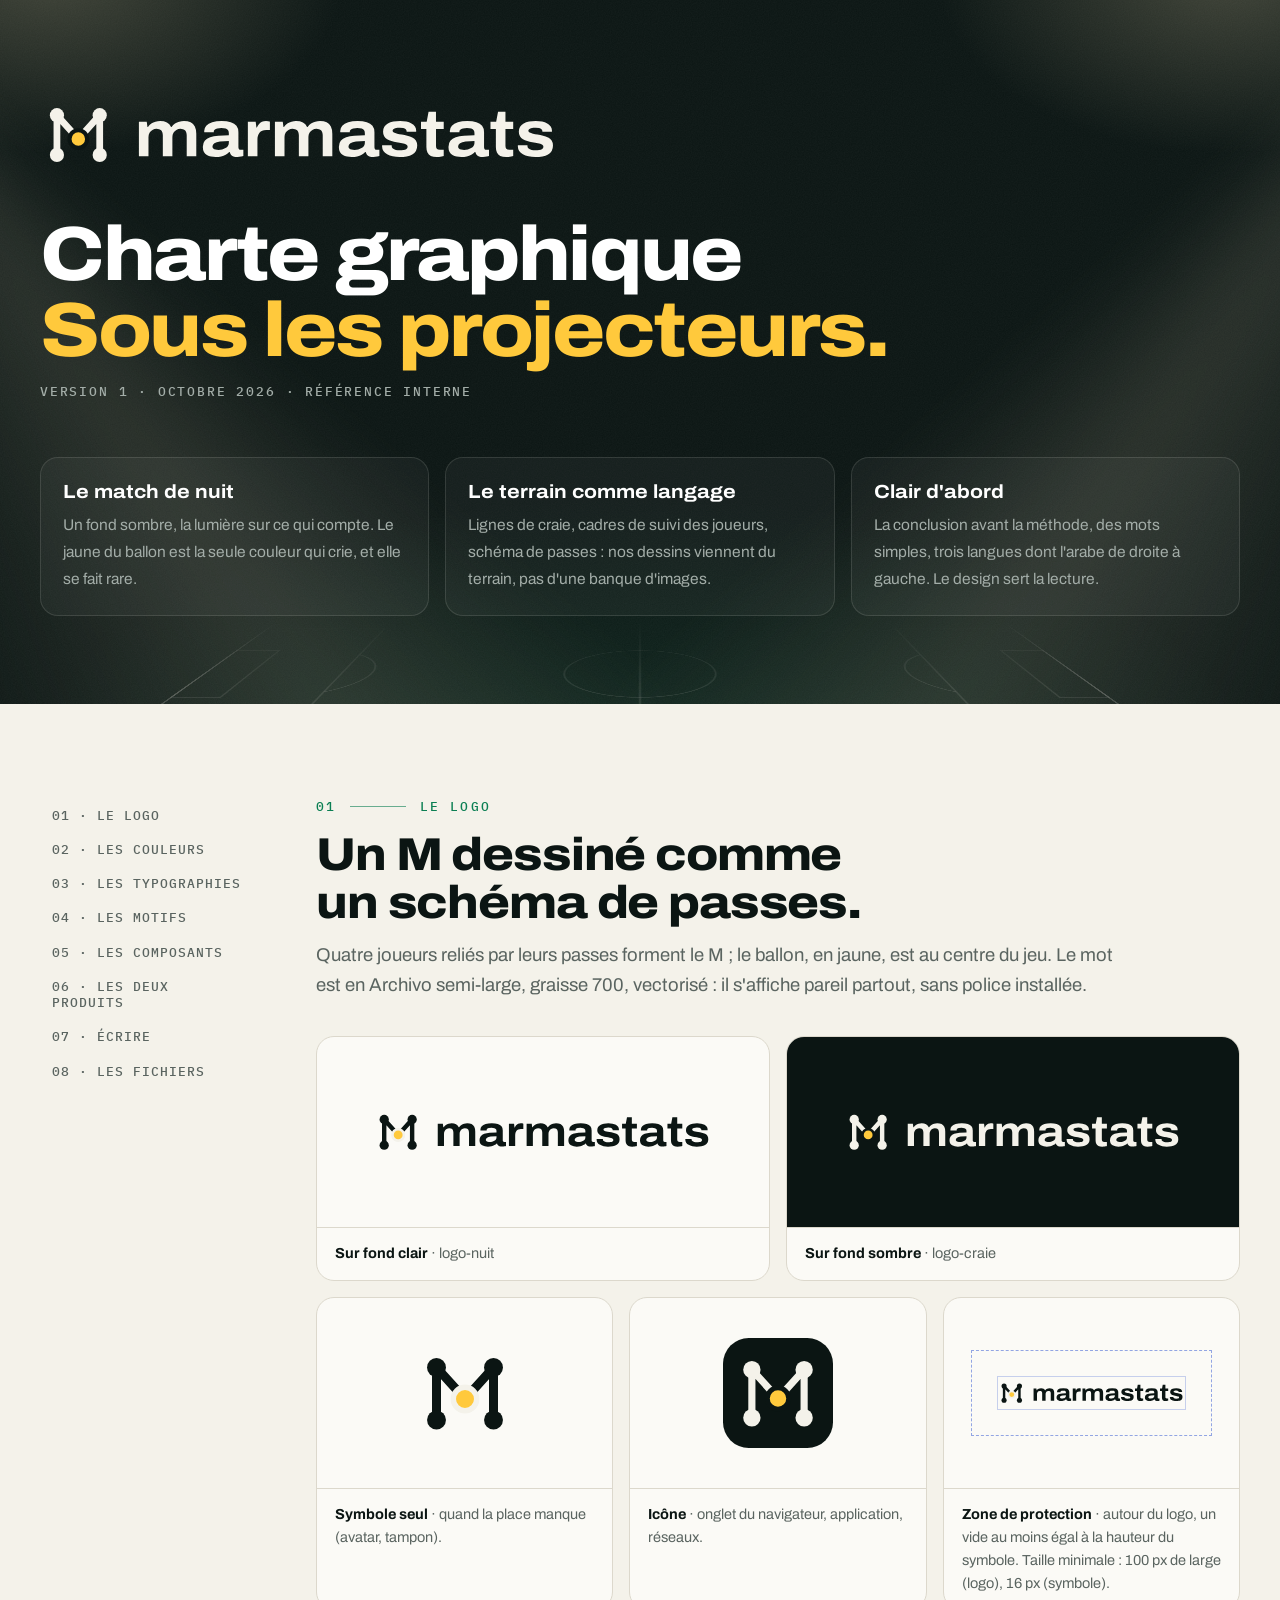
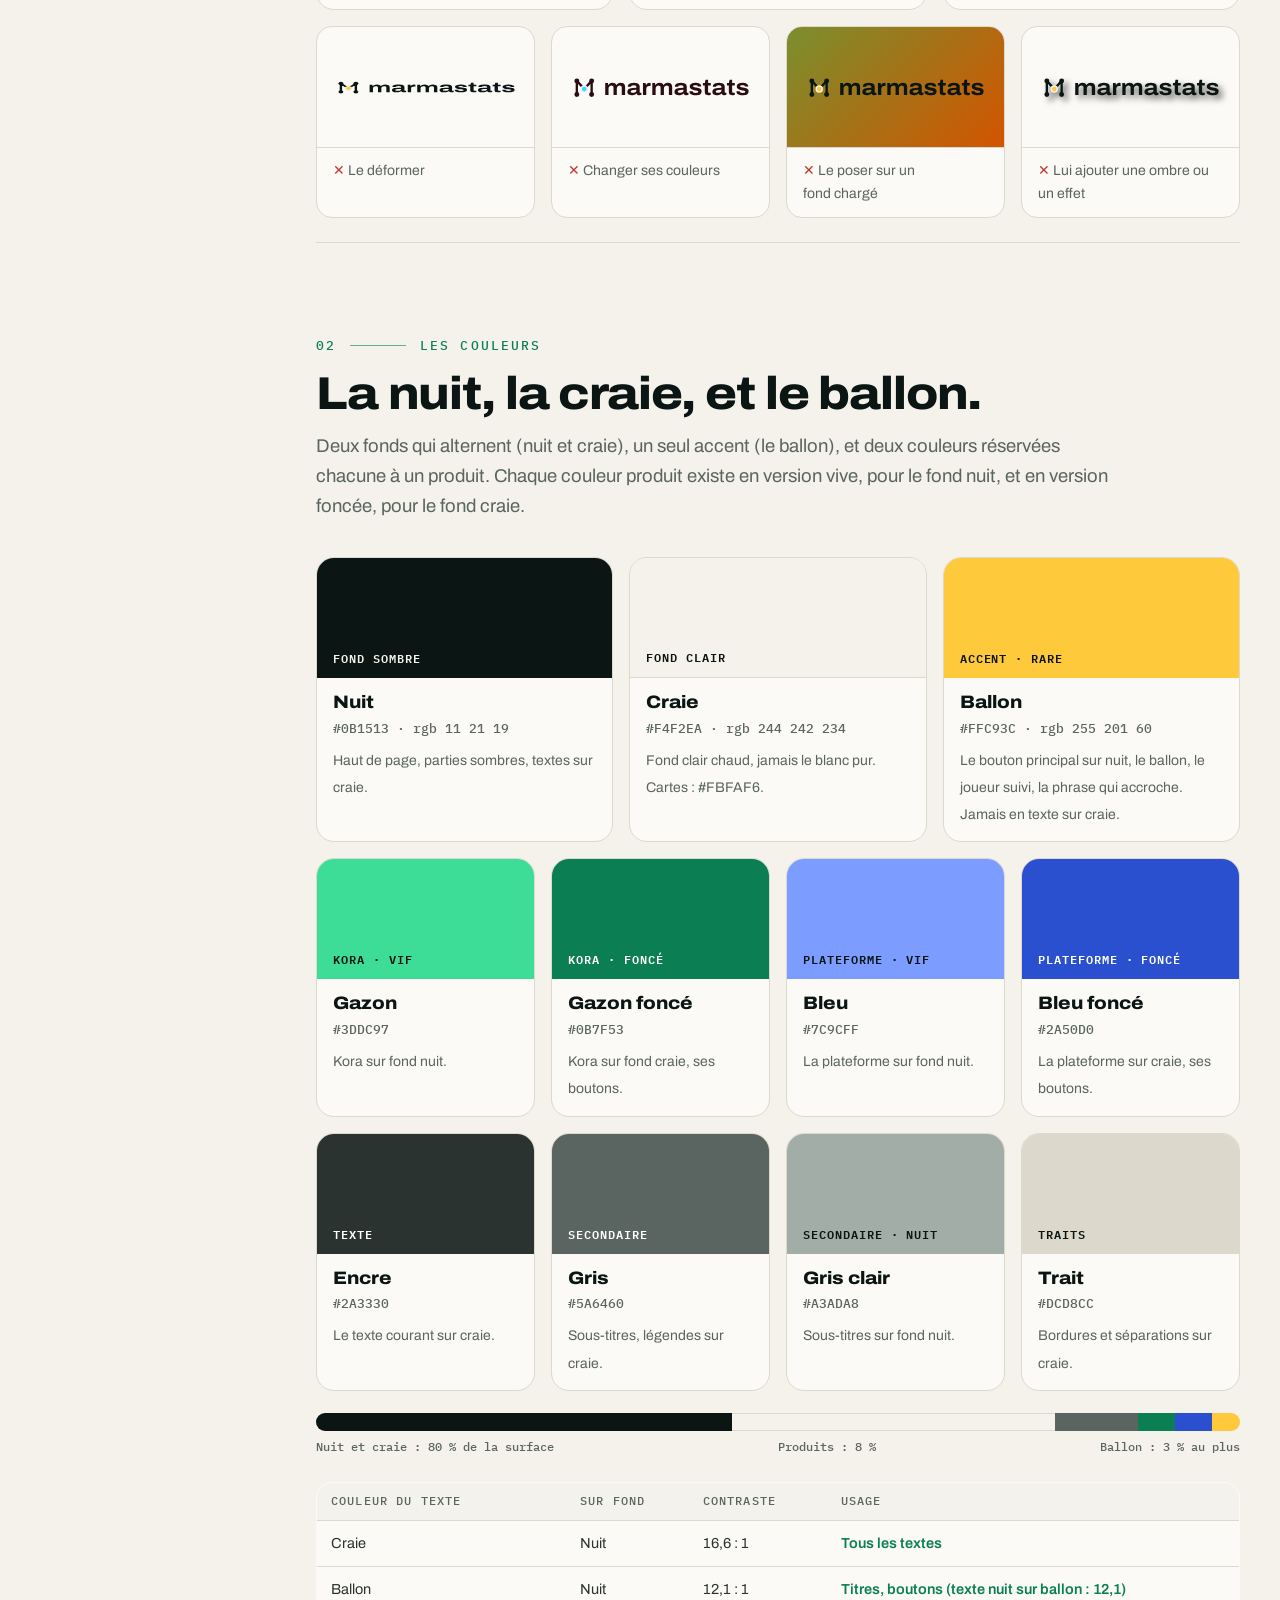
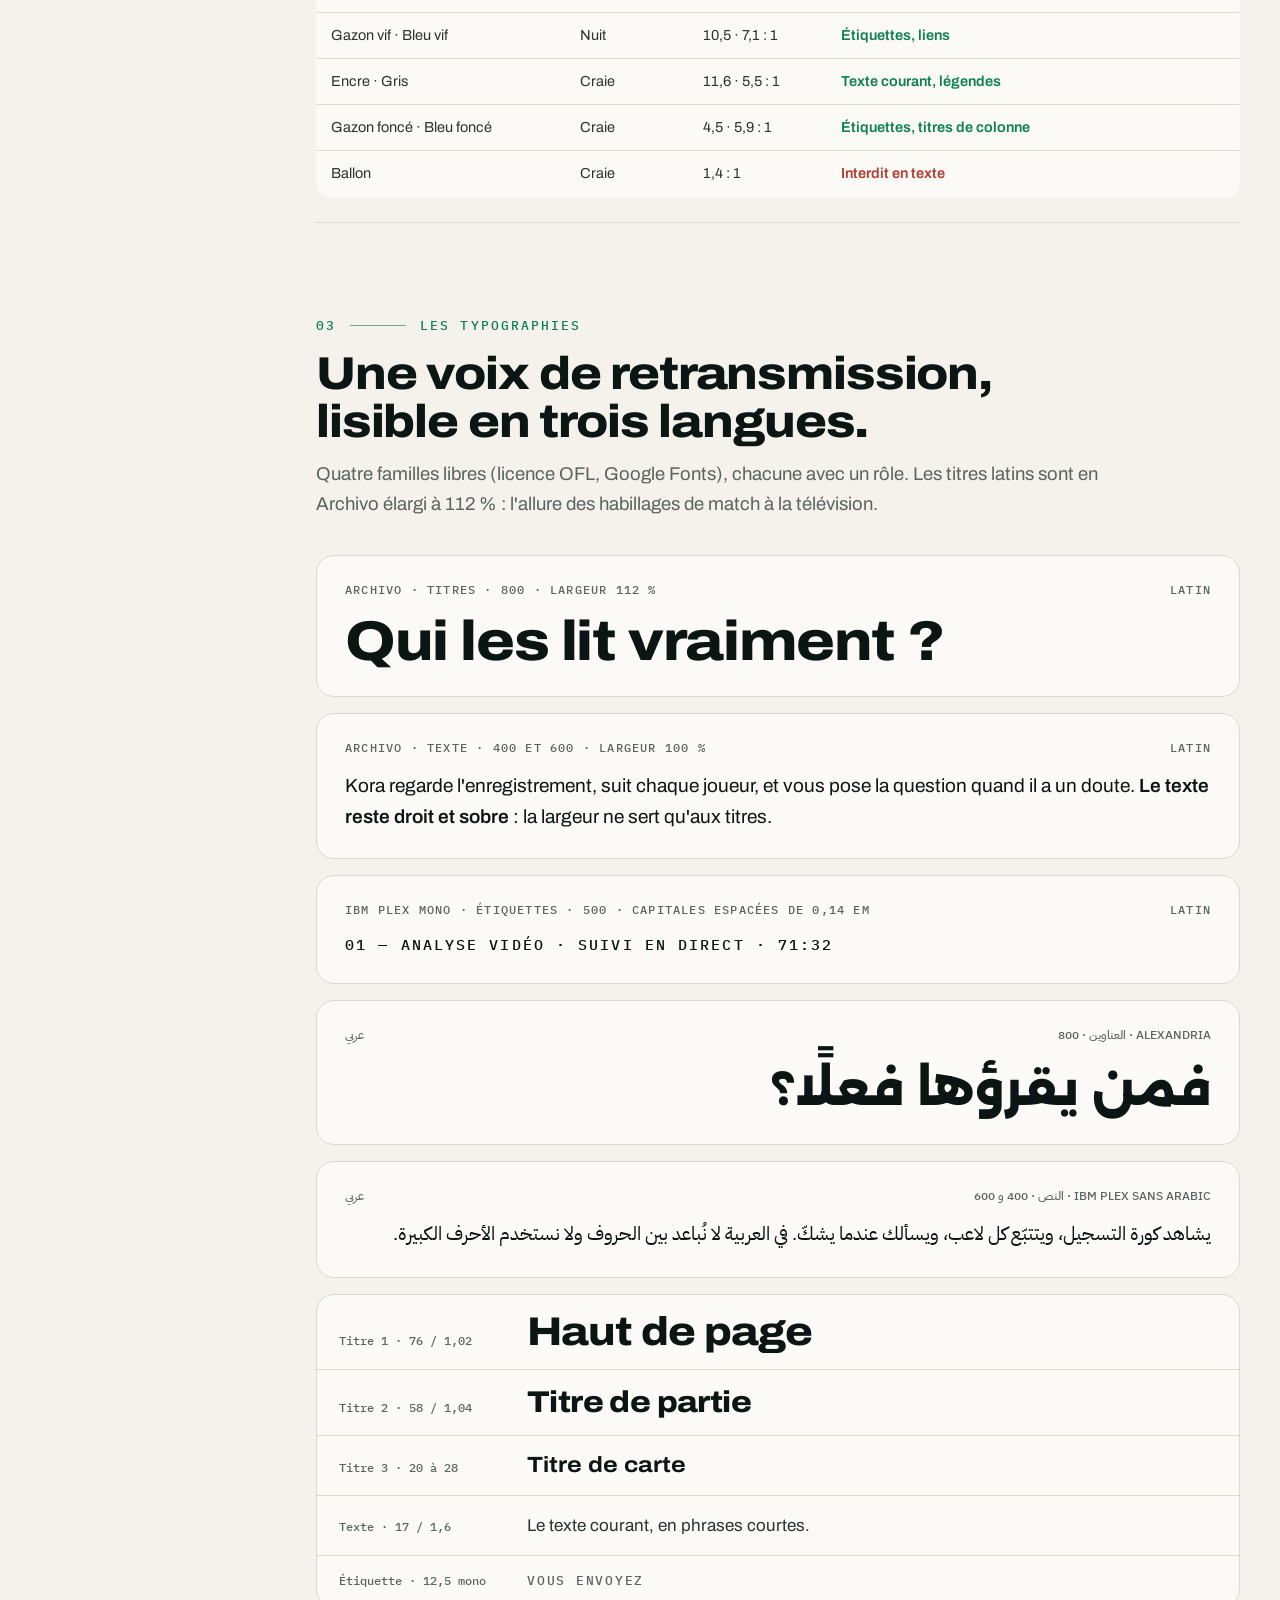
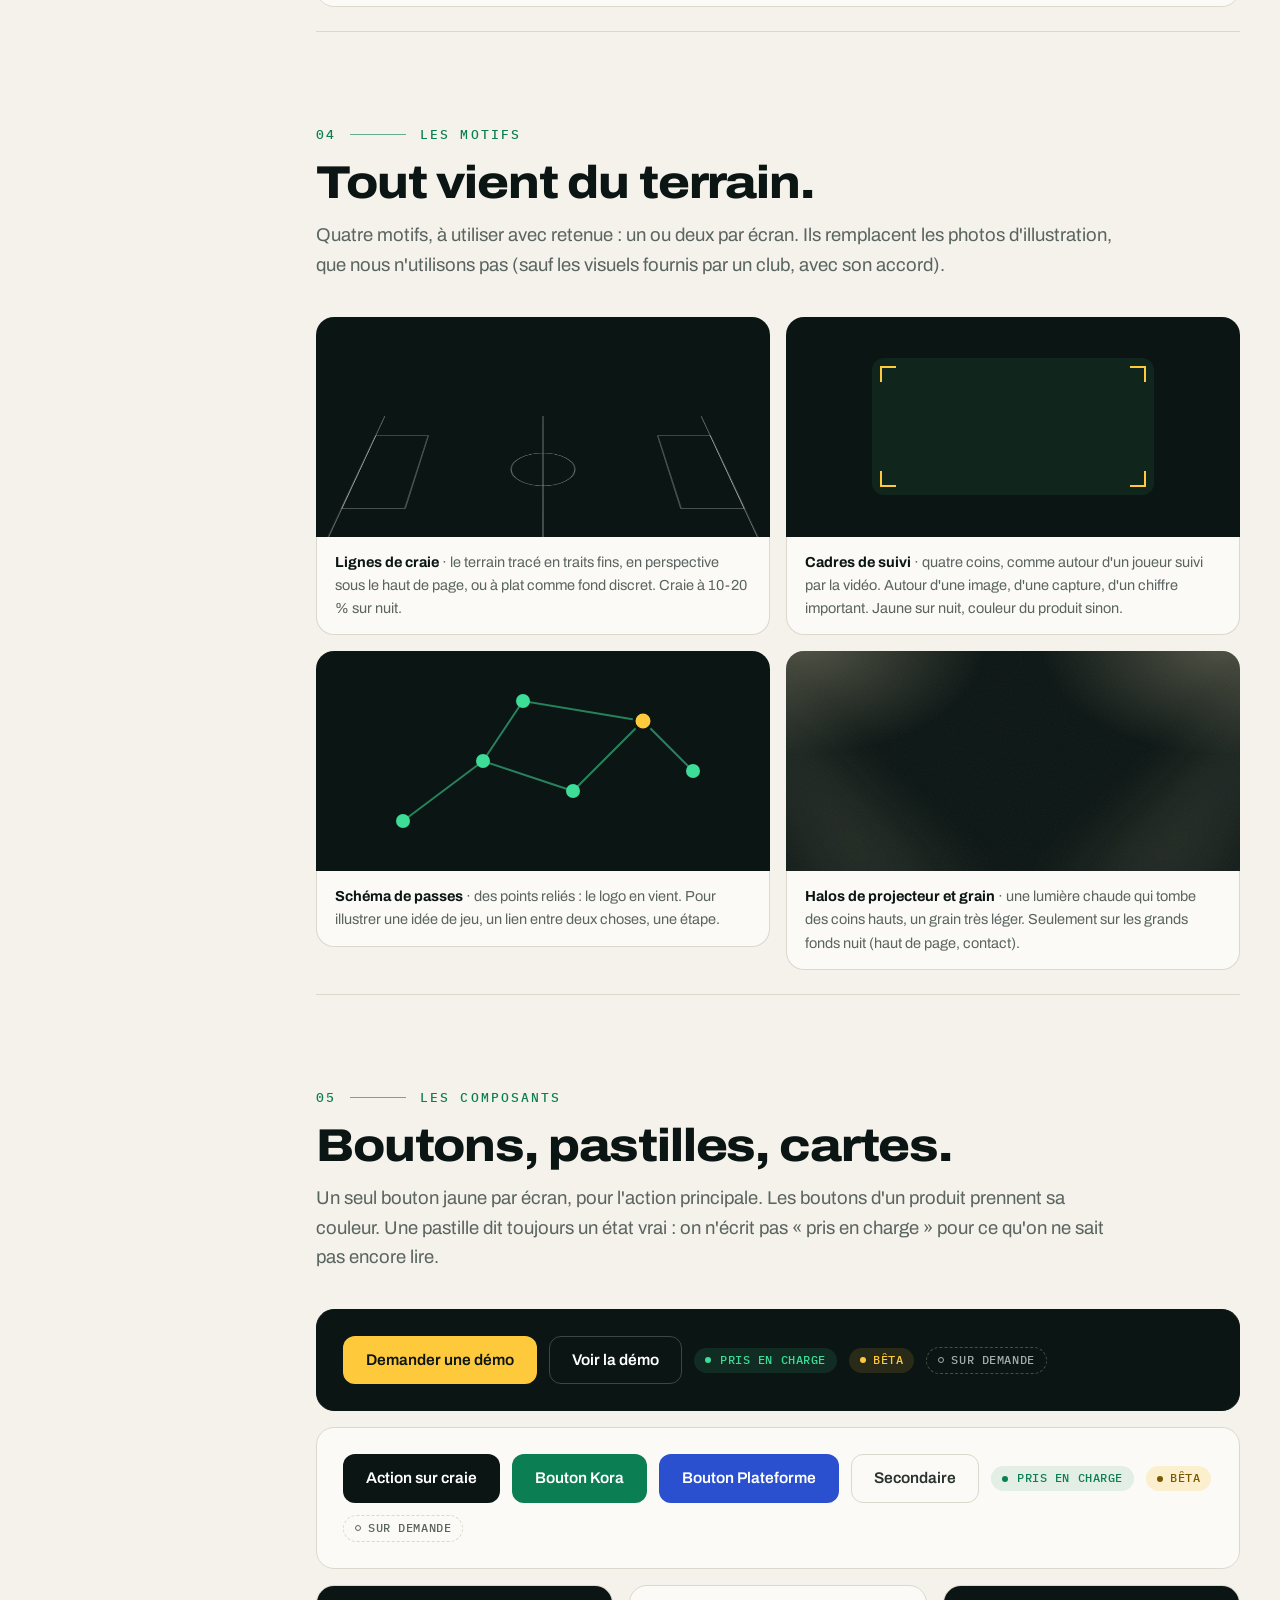
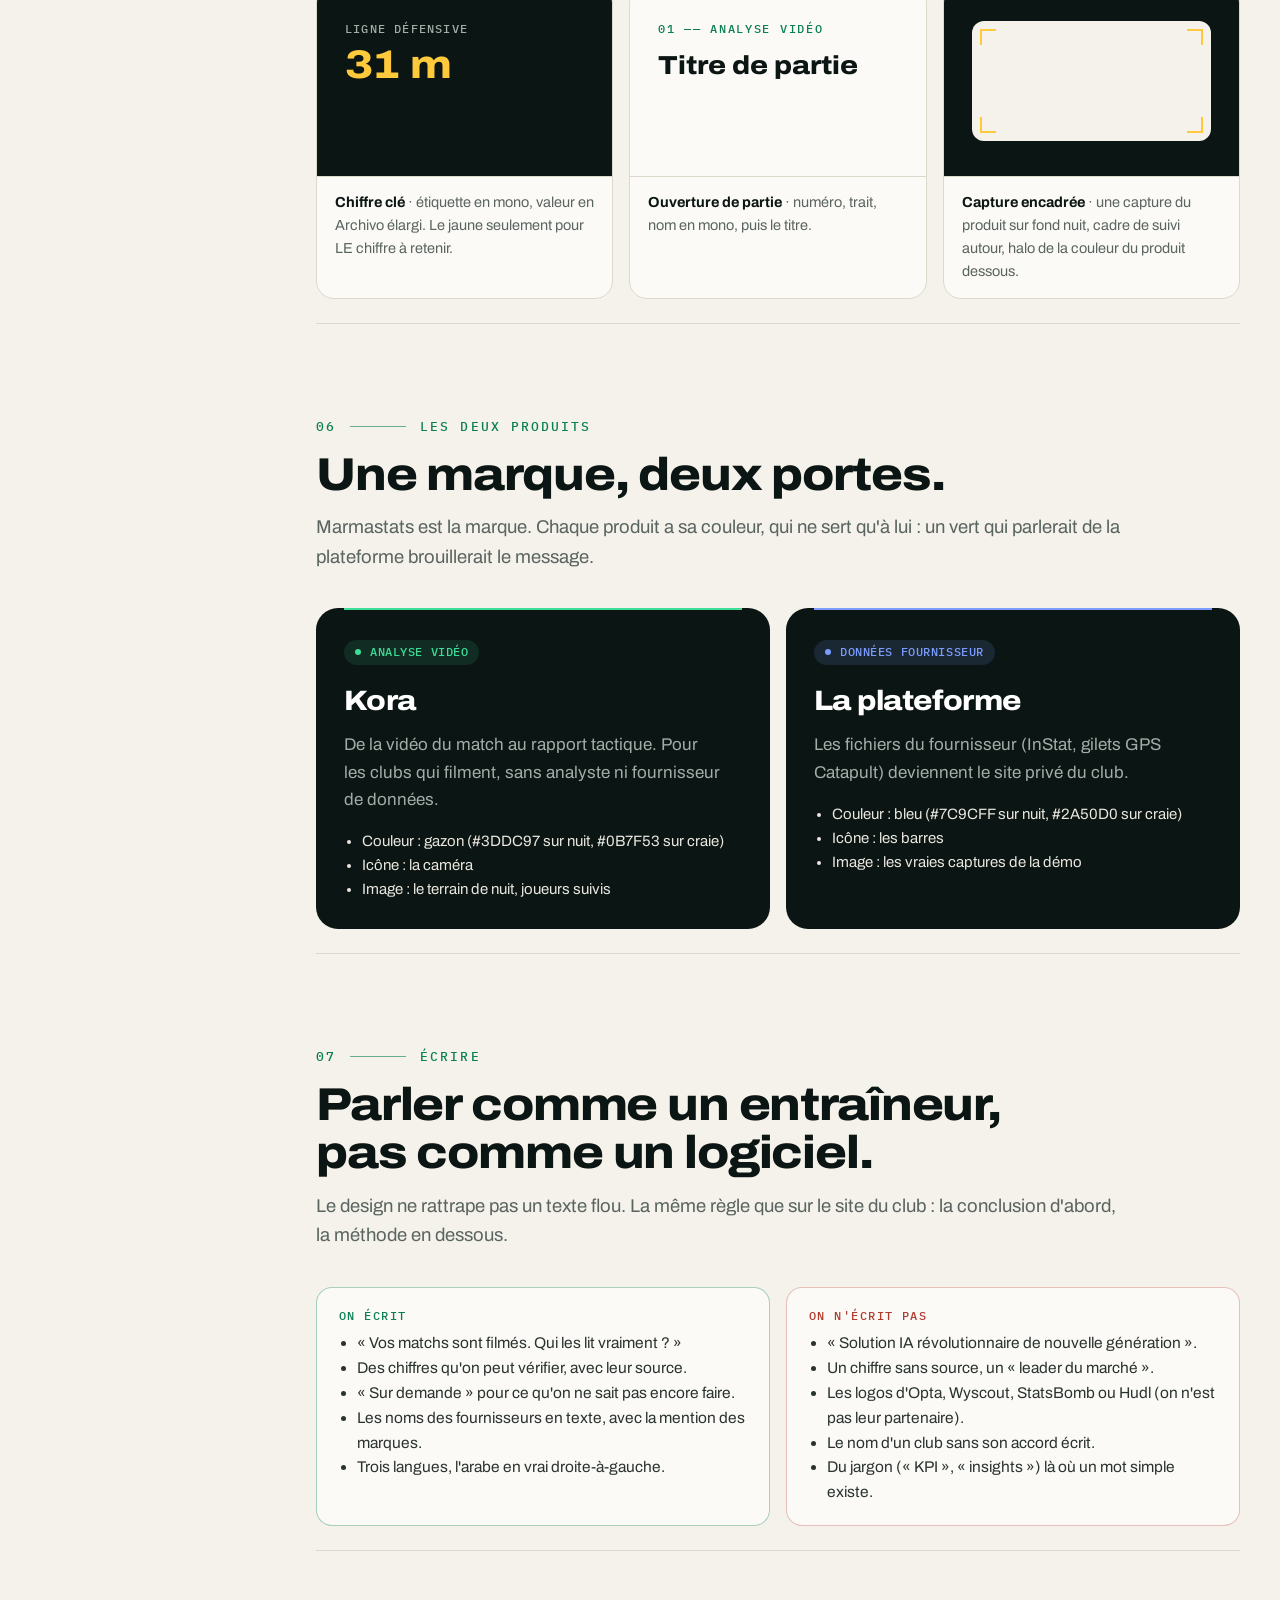
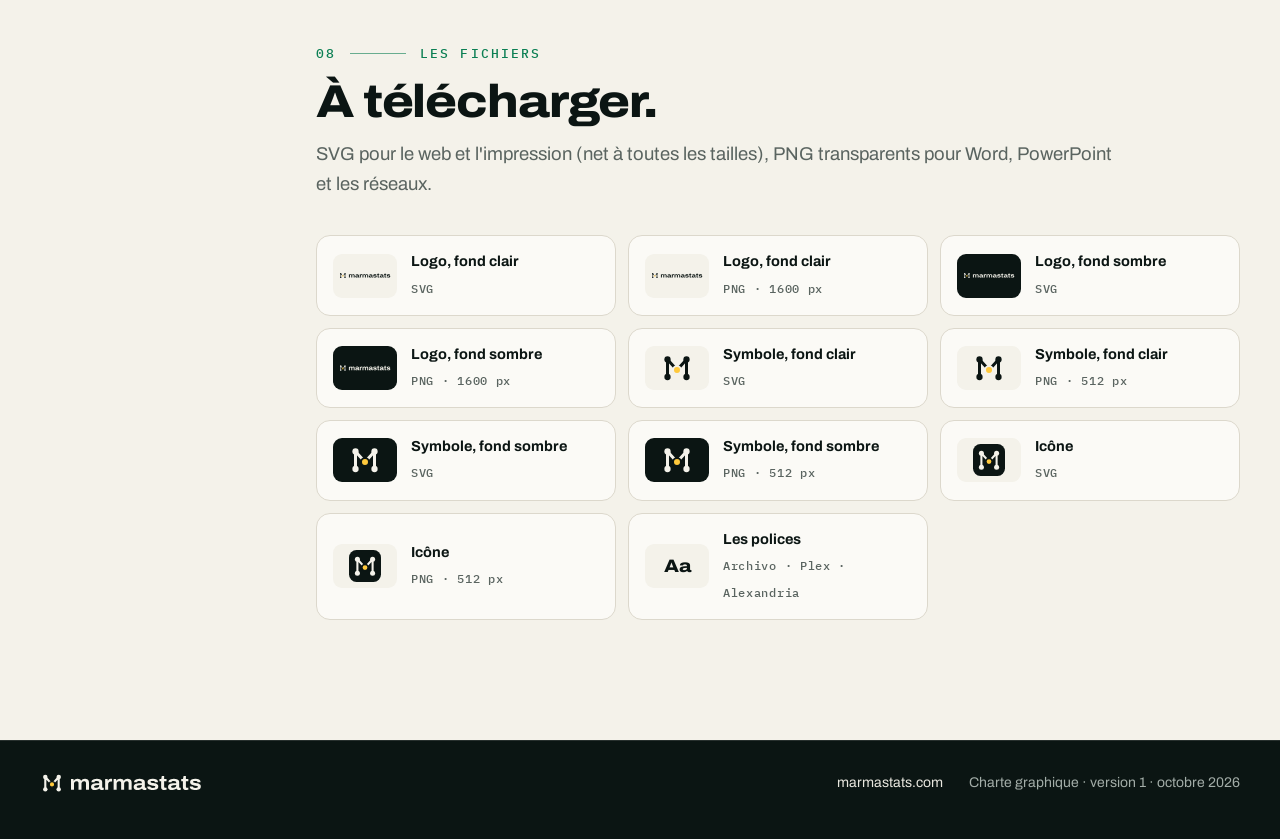
<file: charte/index.html>
<!doctype html>
<html lang="fr" dir="ltr">
<head>
<meta charset="utf-8">
<meta name="viewport" content="width=device-width, initial-scale=1">
<meta name="robots" content="noindex">
<title>Marmastats — Charte graphique</title>
<meta name="theme-color" content="#0B1513">
<link rel="icon" href="../assets/favicon.svg?v=5" type="image/svg+xml">
<link rel="preconnect" href="https://fonts.googleapis.com">
<link rel="preconnect" href="https://fonts.gstatic.com" crossorigin>
<link href="https://fonts.googleapis.com/css2?family=Archivo:wdth,wght@62..125,100..900&family=IBM+Plex+Mono:wght@500;600&family=Alexandria:wght@500..800&family=IBM+Plex+Sans+Arabic:wght@400;500;600&display=swap" rel="stylesheet">
<link rel="stylesheet" href="../styles.css?v=5">
<style>
  .ch-cover { padding: 96px var(--gutter) 88px; overflow: hidden; }
  .ch-cover .hero-fx .hero-pitch { bottom: -14%; }
  .ch-cover img.ch-logo { width: min(520px, 86%); height: auto; }
  .ch-cover h1 { margin: 44px 0 10px; font-size: clamp(40px, 6vw, 84px); font-weight: 800; line-height: 1; letter-spacing: -.03em; }
  .ch-cover h1 em { font-style: normal; color: var(--ballon); }
  .ch-cover .ch-ver { font: 500 13px/1.4 var(--mono); letter-spacing: .14em; text-transform: uppercase; color: var(--gris-n); }
  .ch-princ { display: grid; grid-template-columns: repeat(3, 1fr); gap: 16px; margin-top: 56px; }
  .ch-princ div { padding: 22px; border: 1px solid var(--trait-n); border-radius: 18px; background: rgba(244, 242, 234, .04); }
  .ch-princ b { display: block; margin-bottom: 6px; color: #fff; font: 700 19px/1.3 var(--display); font-stretch: 112%; }
  .ch-princ span { color: var(--gris-n); font-size: 15.5px; }
  .ch-wrap { display: grid; grid-template-columns: 220px 1fr; gap: 56px; padding: 0 var(--gutter); }
  .ch-toc { position: sticky; top: 96px; align-self: start; margin-top: 96px; display: grid; gap: 4px; }
  .ch-toc a { padding: 7px 12px; border-radius: 9px; color: var(--gris); text-decoration: none; font: 500 12.5px/1.3 var(--mono); letter-spacing: .08em; text-transform: uppercase; }
  .ch-toc a:hover { background: rgba(11, 21, 19, .06); color: var(--encre); }
  .ch-sec { padding: 96px 0 24px; border-bottom: 1px solid var(--trait); }
  .ch-sec:last-child { border-bottom: 0; padding-bottom: 120px; }
  .ch-sec > h2 { margin: 18px 0 14px; font-size: clamp(30px, 3.6vw, 46px); font-weight: 800; letter-spacing: -.025em; line-height: 1.05; }
  .ch-sec > .sub { margin-bottom: 36px; }
  .ch-label { display: flex; align-items: center; gap: 14px; margin: 0; color: var(--gazon-f); font: 500 13px/1 var(--mono); letter-spacing: .16em; text-transform: uppercase; }
  .ch-grid { display: grid; gap: 16px; }
  .g2 { grid-template-columns: repeat(2, 1fr); } .g3 { grid-template-columns: repeat(3, 1fr); } .g4 { grid-template-columns: repeat(4, 1fr); }
  .tile { border: 1px solid var(--trait); border-radius: 18px; overflow: hidden; background: var(--craie-2); }
  .tile-v { display: grid; place-items: center; min-height: 190px; padding: 28px; }
  .tile-v.n { background: var(--nuit); }
  .tile-c { padding: 14px 18px; border-top: 1px solid var(--trait); font-size: 14.5px; color: var(--gris); }
  .tile-c b { color: var(--encre); }
  .do-dont { display: grid; grid-template-columns: repeat(4, 1fr); gap: 16px; margin-top: 16px; }
  .dd { border: 1px solid var(--trait); border-radius: 16px; background: var(--craie-2); overflow: hidden; }
  .dd .tile-v { min-height: 120px; padding: 18px; }
  .dd p { margin: 0; padding: 12px 16px; border-top: 1px solid var(--trait); font-size: 14px; color: var(--gris); }
  .dd p::before { content: "✕  "; color: #C0392B; font-weight: 700; }
  .zone { position: relative; display: inline-block; padding: 26px; outline: 1px dashed rgba(42, 80, 208, .5); }
  .zone::before { content: ""; position: absolute; inset: 26px; outline: 1px solid rgba(42, 80, 208, .25); }
  .sw { border-radius: 18px; overflow: hidden; border: 1px solid var(--trait); background: var(--craie-2); }
  .sw-c { height: 120px; display: flex; align-items: flex-end; padding: 14px 16px; font: 600 12px/1 var(--mono); letter-spacing: .08em; }
  .sw-i { padding: 14px 16px; }
  .sw-i b { display: block; font: 800 18px/1.2 var(--display); font-stretch: 112%; color: var(--encre); }
  .sw-i code { display: block; margin: 6px 0 8px; font: 500 13px/1.4 var(--mono); color: var(--gris); }
  .sw-i span { font-size: 14px; color: var(--gris); }
  .prop { display: flex; height: 18px; border-radius: 9px; overflow: hidden; margin: 22px 0 8px; }
  .prop i { display: block; }
  .prop-l { display: flex; justify-content: space-between; font: 500 12px/1.4 var(--mono); color: var(--gris); }
  table.ct { width: 100%; border-collapse: collapse; margin-top: 26px; font-size: 14.5px; background: var(--craie-2); border: 1px solid var(--trait); border-radius: 16px; overflow: hidden; }
  table.ct th, table.ct td { padding: 11px 14px; text-align: start; border-top: 1px solid var(--trait); }
  table.ct th { font: 500 11.5px/1.3 var(--mono); letter-spacing: .1em; text-transform: uppercase; color: var(--gris); background: rgba(220, 216, 204, .25); border-top: 0; }
  .ok { color: var(--gazon-f); font-weight: 600; } .ko { color: #B03A2E; font-weight: 600; }
  .ty { padding: 26px 28px; border: 1px solid var(--trait); border-radius: 18px; background: var(--craie-2); }
  .ty + .ty { margin-top: 16px; }
  .ty-h { display: flex; justify-content: space-between; gap: 12px; flex-wrap: wrap; font: 500 12px/1.4 var(--mono); letter-spacing: .1em; text-transform: uppercase; color: var(--gris); }
  .ty-s { margin-top: 14px; color: var(--encre); }
  .scale { display: grid; gap: 0; border: 1px solid var(--trait); border-radius: 18px; overflow: hidden; background: var(--craie-2); margin-top: 16px; }
  .scale div { display: grid; grid-template-columns: 170px 1fr; gap: 18px; align-items: baseline; padding: 16px 22px; border-top: 1px solid var(--trait); }
  .scale div:first-child { border-top: 0; }
  .scale code { font: 500 12px/1.4 var(--mono); color: var(--gris); }
  .motif { position: relative; min-height: 220px; border-radius: 18px; overflow: hidden; background: var(--nuit); isolation: isolate; }
  .motif-c { padding: 14px 18px; background: var(--craie-2); border: 1px solid var(--trait); border-top: 0; border-radius: 0 0 18px 18px; font-size: 14.5px; color: var(--gris); }
  .motif-c b { color: var(--encre); }
  .m-wrap .motif { border-radius: 18px 18px 0 0; }
  .comp { display: flex; flex-wrap: wrap; gap: 12px; align-items: center; padding: 26px; border-radius: 18px; border: 1px solid var(--trait); background: var(--craie-2); }
  .comp.n { background: var(--nuit); border-color: var(--nuit); }
  .prod { padding: 28px; border-radius: 22px; color: var(--texte-n); background: var(--nuit); position: relative; overflow: hidden; }
  .prod::before { content: ""; position: absolute; inset: 0 28px auto; height: 2px; background: var(--c); }
  .prod h3 { margin: 14px 0 8px; color: #fff; font-size: 28px; font-weight: 800; letter-spacing: -.02em; }
  .prod p { margin: 0; color: var(--gris-n); }
  .prod ul { margin: 16px 0 0; padding-inline-start: 18px; color: var(--texte-n); font-size: 15px; }
  .ecr { display: grid; grid-template-columns: 1fr 1fr; gap: 16px; }
  .ecr div { padding: 20px 22px; border-radius: 16px; border: 1px solid var(--trait); background: var(--craie-2); font-size: 15.5px; }
  .ecr .oui { border-color: rgba(11, 127, 83, .35); }
  .ecr .non { border-color: rgba(176, 58, 46, .3); }
  .ecr h4 { margin: 0 0 8px; font: 500 12px/1.3 var(--mono); letter-spacing: .12em; text-transform: uppercase; }
  .ecr .oui h4 { color: var(--gazon-f); } .ecr .non h4 { color: #B03A2E; }
  .ecr ul { margin: 0; padding-inline-start: 18px; color: var(--texte); }
  .dl { display: grid; grid-template-columns: repeat(3, 1fr); gap: 12px; }
  .dl a { display: flex; align-items: center; gap: 14px; padding: 14px 16px; border: 1px solid var(--trait); border-radius: 14px; background: var(--craie-2); text-decoration: none; color: var(--encre); transition: border-color .2s, transform .2s; }
  .dl a:hover { border-color: var(--encre); transform: translateY(-2px); }
  .dl .pv { width: 64px; height: 44px; flex: none; display: grid; place-items: center; border-radius: 9px; background: var(--craie); }
  .dl .pv.n { background: var(--nuit); }
  .dl .pv img { max-width: 52px; max-height: 32px; }
  .dl b { display: block; font-size: 14.5px; }
  .dl small { font: 500 11.5px/1.3 var(--mono); color: var(--gris); letter-spacing: .06em; }
  @media (max-width: 1020px) {
    .ch-wrap { grid-template-columns: 1fr; gap: 0; }
    .ch-toc { display: none; }
    .g3, .g4, .do-dont, .dl, .ch-princ { grid-template-columns: 1fr 1fr; }
  }
  @media (max-width: 560px) {
    .g2, .g3, .g4, .do-dont, .dl, .ch-princ, .ecr { grid-template-columns: 1fr; }
    .scale div { grid-template-columns: 1fr; gap: 4px; }
    .ch-sec { padding-top: 72px; }
  }
</style>
</head>
<body>

<header class="ch-cover dark">
  <div class="hero-fx" aria-hidden="true">
    <span class="beam beam-l"></span><span class="beam beam-r"></span>
    <svg class="hero-pitch" viewBox="-20 -20 1090 720"><g fill="none" stroke="currentColor" stroke-width="2.4">
      <rect x="0" y="0" width="1050" height="680"/><path d="M525 0v680"/><circle cx="525" cy="340" r="91.5"/>
      <rect x="0" y="138.5" width="165" height="403"/><rect x="0" y="248.5" width="55" height="183"/><path d="M165 267a91.5 91.5 0 0 1 0 146"/>
      <rect x="885" y="138.5" width="165" height="403"/><rect x="995" y="248.5" width="55" height="183"/><path d="M885 267a91.5 91.5 0 0 0 0 146"/>
    </g></svg>
    <span class="grain"></span>
  </div>
  <img class="ch-logo" src="../assets/brand/logo-craie.svg?v=5" alt="Marmastats" width="520" height="77">
  <h1>Charte graphique<br><em>Sous les projecteurs.</em></h1>
  <p class="ch-ver">Version 1 · octobre 2026 · référence interne</p>
  <div class="ch-princ">
    <div><b>Le match de nuit</b><span>Un fond sombre, la lumière sur ce qui compte. Le jaune du ballon est la seule couleur qui crie, et elle se fait rare.</span></div>
    <div><b>Le terrain comme langage</b><span>Lignes de craie, cadres de suivi des joueurs, schéma de passes : nos dessins viennent du terrain, pas d'une banque d'images.</span></div>
    <div><b>Clair d'abord</b><span>La conclusion avant la méthode, des mots simples, trois langues dont l'arabe de droite à gauche. Le design sert la lecture.</span></div>
  </div>
</header>

<div class="ch-wrap">
  <nav class="ch-toc" aria-label="Sommaire">
    <a href="#logo">01 · Le logo</a>
    <a href="#couleurs">02 · Les couleurs</a>
    <a href="#typo">03 · Les typographies</a>
    <a href="#motifs">04 · Les motifs</a>
    <a href="#composants">05 · Les composants</a>
    <a href="#produits">06 · Les deux produits</a>
    <a href="#ecrire">07 · Écrire</a>
    <a href="#fichiers">08 · Les fichiers</a>
  </nav>

  <main>
    <!-- 01 LOGO -->
    <section class="ch-sec" id="logo">
      <p class="ch-label"><span>01</span><span class="part-rule"></span><span>Le logo</span></p>
      <h2>Un M dessiné comme un schéma de passes.</h2>
      <p class="sub">Quatre joueurs reliés par leurs passes forment le M ; le ballon, en jaune, est au centre du jeu. Le mot est en Archivo semi-large, graisse 700, vectorisé : il s'affiche pareil partout, sans police installée.</p>
      <div class="ch-grid g2">
        <div class="tile"><div class="tile-v"><img src="../assets/brand/logo-nuit.svg?v=5" alt="Logo sur fond craie" width="340" height="50"></div><div class="tile-c"><b>Sur fond clair</b> · logo-nuit</div></div>
        <div class="tile"><div class="tile-v n"><img src="../assets/brand/logo-craie.svg?v=5" alt="Logo sur fond nuit" width="340" height="50"></div><div class="tile-c"><b>Sur fond sombre</b> · logo-craie</div></div>
      </div>
      <div class="ch-grid g3" style="margin-top:16px">
        <div class="tile"><div class="tile-v"><img src="../assets/brand/symbole-nuit.svg?v=5" alt="Symbole seul" width="96" height="96"></div><div class="tile-c"><b>Symbole seul</b> · quand la place manque (avatar, tampon).</div></div>
        <div class="tile"><div class="tile-v"><img src="../assets/brand/icone.svg?v=5" alt="Icône d'application" width="110" height="110"></div><div class="tile-c"><b>Icône</b> · onglet du navigateur, application, réseaux.</div></div>
        <div class="tile"><div class="tile-v"><span class="zone"><img src="../assets/brand/logo-nuit.svg?v=5" alt="" width="220" height="32"></span></div><div class="tile-c"><b>Zone de protection</b> · autour du logo, un vide au moins égal à la hauteur du symbole. Taille minimale : 100 px de large (logo), 16 px (symbole).</div></div>
      </div>
      <div class="do-dont">
        <div class="dd"><div class="tile-v"><img src="../assets/brand/logo-nuit.svg?v=5" alt="" width="140" height="21" style="transform:scale(1.3,.8)"></div><p>Le déformer</p></div>
        <div class="dd"><div class="tile-v"><img src="../assets/brand/logo-nuit.svg?v=5" alt="" width="180" height="27" style="filter:hue-rotate(180deg) saturate(3)"></div><p>Changer ses couleurs</p></div>
        <div class="dd"><div class="tile-v" style="background:linear-gradient(135deg,#7a8f2e,#d35400)"><img src="../assets/brand/logo-nuit.svg?v=5" alt="" width="180" height="27"></div><p>Le poser sur un fond chargé</p></div>
        <div class="dd"><div class="tile-v"><img src="../assets/brand/logo-nuit.svg?v=5" alt="" width="180" height="27" style="filter:drop-shadow(4px 4px 3px rgba(0,0,0,.6))"></div><p>Lui ajouter une ombre ou un effet</p></div>
      </div>
    </section>

    <!-- 02 COULEURS -->
    <section class="ch-sec" id="couleurs">
      <p class="ch-label"><span>02</span><span class="part-rule"></span><span>Les couleurs</span></p>
      <h2>La nuit, la craie, et le ballon.</h2>
      <p class="sub">Deux fonds qui alternent (nuit et craie), un seul accent (le ballon), et deux couleurs réservées chacune à un produit. Chaque couleur produit existe en version vive, pour le fond nuit, et en version foncée, pour le fond craie.</p>
      <div class="ch-grid g3">
        <div class="sw"><div class="sw-c" style="background:#0B1513;color:#F4F2EA">FOND SOMBRE</div><div class="sw-i"><b>Nuit</b><code>#0B1513 · rgb 11 21 19</code><span>Haut de page, parties sombres, textes sur craie.</span></div></div>
        <div class="sw"><div class="sw-c" style="background:#F4F2EA;color:#0B1513;border-bottom:1px solid var(--trait)">FOND CLAIR</div><div class="sw-i"><b>Craie</b><code>#F4F2EA · rgb 244 242 234</code><span>Fond clair chaud, jamais le blanc pur. Cartes : #FBFAF6.</span></div></div>
        <div class="sw"><div class="sw-c" style="background:#FFC93C;color:#0B1513">ACCENT · RARE</div><div class="sw-i"><b>Ballon</b><code>#FFC93C · rgb 255 201 60</code><span>Le bouton principal sur nuit, le ballon, le joueur suivi, la phrase qui accroche. Jamais en texte sur craie.</span></div></div>
      </div>
      <div class="ch-grid g4" style="margin-top:16px">
        <div class="sw"><div class="sw-c" style="background:#3DDC97;color:#0B1513">KORA · VIF</div><div class="sw-i"><b>Gazon</b><code>#3DDC97</code><span>Kora sur fond nuit.</span></div></div>
        <div class="sw"><div class="sw-c" style="background:#0B7F53;color:#fff">KORA · FONCÉ</div><div class="sw-i"><b>Gazon foncé</b><code>#0B7F53</code><span>Kora sur fond craie, ses boutons.</span></div></div>
        <div class="sw"><div class="sw-c" style="background:#7C9CFF;color:#0B1513">PLATEFORME · VIF</div><div class="sw-i"><b>Bleu</b><code>#7C9CFF</code><span>La plateforme sur fond nuit.</span></div></div>
        <div class="sw"><div class="sw-c" style="background:#2A50D0;color:#fff">PLATEFORME · FONCÉ</div><div class="sw-i"><b>Bleu foncé</b><code>#2A50D0</code><span>La plateforme sur craie, ses boutons.</span></div></div>
      </div>
      <div class="ch-grid g4" style="margin-top:16px">
        <div class="sw"><div class="sw-c" style="background:#2A3330;color:#fff">TEXTE</div><div class="sw-i"><b>Encre</b><code>#2A3330</code><span>Le texte courant sur craie.</span></div></div>
        <div class="sw"><div class="sw-c" style="background:#5A6460;color:#fff">SECONDAIRE</div><div class="sw-i"><b>Gris</b><code>#5A6460</code><span>Sous-titres, légendes sur craie.</span></div></div>
        <div class="sw"><div class="sw-c" style="background:#A3ADA8;color:#0B1513">SECONDAIRE · NUIT</div><div class="sw-i"><b>Gris clair</b><code>#A3ADA8</code><span>Sous-titres sur fond nuit.</span></div></div>
        <div class="sw"><div class="sw-c" style="background:#DCD8CC;color:#0B1513">TRAITS</div><div class="sw-i"><b>Trait</b><code>#DCD8CC</code><span>Bordures et séparations sur craie.</span></div></div>
      </div>
      <div class="prop" aria-hidden="true"><i style="flex:45;background:#0B1513"></i><i style="flex:35;background:#F4F2EA;border-block:1px solid var(--trait)"></i><i style="flex:9;background:#5A6460"></i><i style="flex:4;background:#0B7F53"></i><i style="flex:4;background:#2A50D0"></i><i style="flex:3;background:#FFC93C"></i></div>
      <div class="prop-l"><span>Nuit et craie : 80 % de la surface</span><span>Produits : 8 %</span><span>Ballon : 3 % au plus</span></div>
      <table class="ct">
        <thead><tr><th>Couleur du texte</th><th>Sur fond</th><th>Contraste</th><th>Usage</th></tr></thead>
        <tbody>
          <tr><td>Craie</td><td>Nuit</td><td>16,6 : 1</td><td class="ok">Tous les textes</td></tr>
          <tr><td>Ballon</td><td>Nuit</td><td>12,1 : 1</td><td class="ok">Titres, boutons (texte nuit sur ballon : 12,1)</td></tr>
          <tr><td>Gazon vif · Bleu vif</td><td>Nuit</td><td>10,5 · 7,1 : 1</td><td class="ok">Étiquettes, liens</td></tr>
          <tr><td>Encre · Gris</td><td>Craie</td><td>11,6 · 5,5 : 1</td><td class="ok">Texte courant, légendes</td></tr>
          <tr><td>Gazon foncé · Bleu foncé</td><td>Craie</td><td>4,5 · 5,9 : 1</td><td class="ok">Étiquettes, titres de colonne</td></tr>
          <tr><td>Ballon</td><td>Craie</td><td>1,4 : 1</td><td class="ko">Interdit en texte</td></tr>
        </tbody>
      </table>
    </section>

    <!-- 03 TYPO -->
    <section class="ch-sec" id="typo">
      <p class="ch-label"><span>03</span><span class="part-rule"></span><span>Les typographies</span></p>
      <h2>Une voix de retransmission, lisible en trois langues.</h2>
      <p class="sub">Quatre familles libres (licence OFL, Google Fonts), chacune avec un rôle. Les titres latins sont en Archivo élargi à 112 % : l'allure des habillages de match à la télévision.</p>
      <div class="ty"><div class="ty-h"><span>Archivo · titres · 800 · largeur 112 %</span><span>Latin</span></div><div class="ty-s" style="font:800 56px/1.02 Archivo,sans-serif;font-stretch:112%;letter-spacing:-.025em">Qui les lit vraiment ?</div></div>
      <div class="ty"><div class="ty-h"><span>Archivo · texte · 400 et 600 · largeur 100 %</span><span>Latin</span></div><div class="ty-s" style="font:400 19px/1.6 Archivo,sans-serif;max-width:46em">Kora regarde l'enregistrement, suit chaque joueur, et vous pose la question quand il a un doute. <b style="font-weight:600">Le texte reste droit et sobre</b> : la largeur ne sert qu'aux titres.</div></div>
      <div class="ty"><div class="ty-h"><span>IBM Plex Mono · étiquettes · 500 · capitales espacées de 0,14 em</span><span>Latin</span></div><div class="ty-s" style="font:500 15px/1.6 'IBM Plex Mono',monospace;letter-spacing:.14em;text-transform:uppercase">01 — Analyse vidéo · Suivi en direct · 71:32</div></div>
      <div class="ty" dir="rtl" lang="ar"><div class="ty-h"><span>Alexandria · العناوين · 800</span><span>عربي</span></div><div class="ty-s" style="font:800 48px/1.25 Alexandria,sans-serif">فمن يقرؤها فعلًا؟</div></div>
      <div class="ty" dir="rtl" lang="ar"><div class="ty-h"><span>IBM Plex Sans Arabic · النص · 400 و 600</span><span>عربي</span></div><div class="ty-s" style="font:400 19px/1.7 'IBM Plex Sans Arabic',sans-serif">يشاهد كورة التسجيل، ويتتبّع كل لاعب، ويسألك عندما يشكّ. في العربية لا نُباعد بين الحروف ولا نستخدم الأحرف الكبيرة.</div></div>
      <div class="scale">
        <div><code>Titre 1 · 76 / 1,02</code><span style="font:800 40px/1.05 Archivo,sans-serif;font-stretch:112%;letter-spacing:-.025em;color:var(--encre)">Haut de page</span></div>
        <div><code>Titre 2 · 58 / 1,04</code><span style="font:800 30px/1.1 Archivo,sans-serif;font-stretch:112%;letter-spacing:-.02em;color:var(--encre)">Titre de partie</span></div>
        <div><code>Titre 3 · 20 à 28</code><span style="font:700 22px/1.25 Archivo,sans-serif;font-stretch:112%;color:var(--encre)">Titre de carte</span></div>
        <div><code>Texte · 17 / 1,6</code><span style="font:400 17px/1.6 Archivo,sans-serif">Le texte courant, en phrases courtes.</span></div>
        <div><code>Étiquette · 12,5 mono</code><span style="font:500 12.5px/1.4 'IBM Plex Mono',monospace;letter-spacing:.14em;text-transform:uppercase;color:var(--gris)">Vous envoyez</span></div>
      </div>
    </section>

    <!-- 04 MOTIFS -->
    <section class="ch-sec" id="motifs">
      <p class="ch-label"><span>04</span><span class="part-rule"></span><span>Les motifs</span></p>
      <h2>Tout vient du terrain.</h2>
      <p class="sub">Quatre motifs, à utiliser avec retenue : un ou deux par écran. Ils remplacent les photos d'illustration, que nous n'utilisons pas (sauf les visuels fournis par un club, avec son accord).</p>
      <div class="ch-grid g2">
        <div class="m-wrap"><div class="motif"><svg viewBox="-20 -20 1090 720" style="position:absolute;left:50%;bottom:-4%;width:118%;color:rgba(244,242,234,.4);transform:translateX(-50%) perspective(600px) rotateX(52deg);transform-origin:50% 100%"><g fill="none" stroke="currentColor" stroke-width="3"><rect x="0" y="0" width="1050" height="680"/><path d="M525 0v680"/><circle cx="525" cy="340" r="91.5"/><rect x="0" y="138.5" width="165" height="403"/><rect x="885" y="138.5" width="165" height="403"/></g></svg></div><div class="motif-c"><b>Lignes de craie</b> · le terrain tracé en traits fins, en perspective sous le haut de page, ou à plat comme fond discret. Craie à 10-20 % sur nuit.</div></div>
        <div class="m-wrap"><div class="motif" style="display:grid;place-items:center"><div class="brk" style="width:62%;height:62%;border-radius:12px;background:#10261D"></div></div><div class="motif-c"><b>Cadres de suivi</b> · quatre coins, comme autour d'un joueur suivi par la vidéo. Autour d'une image, d'une capture, d'un chiffre important. Jaune sur nuit, couleur du produit sinon.</div></div>
        <div class="m-wrap"><div class="motif"><svg viewBox="0 0 400 220" style="position:absolute;inset:0;width:100%;height:100%"><g stroke="rgba(61,220,151,.55)" stroke-width="2" fill="none"><path d="M60 170 140 110 230 140 300 70 350 120M140 110 180 50 300 70M230 140 300 70"/></g><g fill="#3DDC97"><circle cx="60" cy="170" r="7"/><circle cx="140" cy="110" r="7"/><circle cx="230" cy="140" r="7"/><circle cx="300" cy="70" r="7"/><circle cx="350" cy="120" r="7"/><circle cx="180" cy="50" r="7"/></g><circle cx="300" cy="70" r="9" fill="#FFC93C" stroke="#0B1513" stroke-width="3"/></svg></div><div class="motif-c"><b>Schéma de passes</b> · des points reliés : le logo en vient. Pour illustrer une idée de jeu, un lien entre deux choses, une étape.</div></div>
        <div class="m-wrap"><div class="motif"><span class="beam beam-l"></span><span class="beam beam-r"></span><span style="position:absolute;inset:0;background:radial-gradient(260px 160px at 4% -4%, rgba(255,236,190,.28), transparent 70%),radial-gradient(260px 160px at 96% -4%, rgba(255,236,190,.28), transparent 70%)"></span><span class="grain"></span></div><div class="motif-c"><b>Halos de projecteur et grain</b> · une lumière chaude qui tombe des coins hauts, un grain très léger. Seulement sur les grands fonds nuit (haut de page, contact).</div></div>
      </div>
    </section>

    <!-- 05 COMPOSANTS -->
    <section class="ch-sec" id="composants">
      <p class="ch-label"><span>05</span><span class="part-rule"></span><span>Les composants</span></p>
      <h2>Boutons, pastilles, cartes.</h2>
      <p class="sub">Un seul bouton jaune par écran, pour l'action principale. Les boutons d'un produit prennent sa couleur. Une pastille dit toujours un état vrai : on n'écrit pas « pris en charge » pour ce qu'on ne sait pas encore lire.</p>
      <div class="comp n dark">
        <a class="btn btn-ballon" href="#composants">Demander une démo</a>
        <a class="btn btn-ghost" href="#composants">Voir la démo</a>
        <span class="status live">Pris en charge</span><span class="status beta">Bêta</span><span class="status next">Sur demande</span>
      </div>
      <div class="comp" style="margin-top:16px">
        <a class="btn" href="#composants">Action sur craie</a>
        <a class="btn btn-video" href="#composants">Bouton Kora</a>
        <a class="btn btn-data" href="#composants">Bouton Plateforme</a>
        <a class="btn btn-ghost" href="#composants">Secondaire</a>
        <span class="status live">Pris en charge</span><span class="status beta">Bêta</span><span class="status next">Sur demande</span>
      </div>
      <div class="ch-grid g3" style="margin-top:16px">
        <div class="tile"><div class="tile-v n" style="color:var(--texte-n);text-align:start;place-items:stretch"><div><span style="font:500 12px/1 var(--mono);letter-spacing:.1em;color:var(--gris-n)">LIGNE DÉFENSIVE</span><div style="font:800 40px/1.2 Archivo,sans-serif;font-stretch:112%;color:var(--ballon)">31 m</div></div></div><div class="tile-c"><b>Chiffre clé</b> · étiquette en mono, valeur en Archivo élargi. Le jaune seulement pour LE chiffre à retenir.</div></div>
        <div class="tile"><div class="tile-v" style="text-align:start;place-items:stretch"><div><span style="font:500 12px/1 var(--mono);letter-spacing:.14em;color:var(--gazon-f)">01 —— ANALYSE VIDÉO</span><div style="margin-top:10px;font:800 26px/1.1 Archivo,sans-serif;font-stretch:112%;color:var(--encre)">Titre de partie</div></div></div><div class="tile-c"><b>Ouverture de partie</b> · numéro, trait, nom en mono, puis le titre.</div></div>
        <div class="tile"><div class="tile-v n"><div class="brk" style="width:100%;height:120px;border-radius:12px;background:var(--craie)"></div></div><div class="tile-c"><b>Capture encadrée</b> · une capture du produit sur fond nuit, cadre de suivi autour, halo de la couleur du produit dessous.</div></div>
      </div>
    </section>

    <!-- 06 PRODUITS -->
    <section class="ch-sec" id="produits">
      <p class="ch-label"><span>06</span><span class="part-rule"></span><span>Les deux produits</span></p>
      <h2>Une marque, deux portes.</h2>
      <p class="sub">Marmastats est la marque. Chaque produit a sa couleur, qui ne sert qu'à lui : un vert qui parlerait de la plateforme brouillerait le message.</p>
      <div class="ch-grid g2">
        <div class="prod" style="--c:var(--gazon)"><span class="status live" style="color:var(--gazon);background:rgba(61,220,151,.12)">Analyse vidéo</span><h3>Kora</h3><p>De la vidéo du match au rapport tactique. Pour les clubs qui filment, sans analyste ni fournisseur de données.</p><ul><li>Couleur : gazon (#3DDC97 sur nuit, #0B7F53 sur craie)</li><li>Icône : la caméra</li><li>Image : le terrain de nuit, joueurs suivis</li></ul></div>
        <div class="prod" style="--c:var(--bleu)"><span class="status live" style="color:var(--bleu);background:rgba(124,156,255,.14)">Données fournisseur</span><h3>La plateforme</h3><p>Les fichiers du fournisseur (InStat, gilets GPS Catapult) deviennent le site privé du club.</p><ul><li>Couleur : bleu (#7C9CFF sur nuit, #2A50D0 sur craie)</li><li>Icône : les barres</li><li>Image : les vraies captures de la démo</li></ul></div>
      </div>
    </section>

    <!-- 07 ECRIRE -->
    <section class="ch-sec" id="ecrire">
      <p class="ch-label"><span>07</span><span class="part-rule"></span><span>Écrire</span></p>
      <h2>Parler comme un entraîneur, pas comme un logiciel.</h2>
      <p class="sub">Le design ne rattrape pas un texte flou. La même règle que sur le site du club : la conclusion d'abord, la méthode en dessous.</p>
      <div class="ecr">
        <div class="oui"><h4>On écrit</h4><ul><li>« Vos matchs sont filmés. Qui les lit vraiment ? »</li><li>Des chiffres qu'on peut vérifier, avec leur source.</li><li>« Sur demande » pour ce qu'on ne sait pas encore faire.</li><li>Les noms des fournisseurs en texte, avec la mention des marques.</li><li>Trois langues, l'arabe en vrai droite-à-gauche.</li></ul></div>
        <div class="non"><h4>On n'écrit pas</h4><ul><li>« Solution IA révolutionnaire de nouvelle génération ».</li><li>Un chiffre sans source, un « leader du marché ».</li><li>Les logos d'Opta, Wyscout, StatsBomb ou Hudl (on n'est pas leur partenaire).</li><li>Le nom d'un club sans son accord écrit.</li><li>Du jargon (« KPI », « insights ») là où un mot simple existe.</li></ul></div>
      </div>
    </section>

    <!-- 08 FICHIERS -->
    <section class="ch-sec" id="fichiers">
      <p class="ch-label"><span>08</span><span class="part-rule"></span><span>Les fichiers</span></p>
      <h2>À télécharger.</h2>
      <p class="sub">SVG pour le web et l'impression (net à toutes les tailles), PNG transparents pour Word, PowerPoint et les réseaux.</p>
      <div class="dl">
        <a href="../assets/brand/logo-nuit.svg" download><span class="pv"><img src="../assets/brand/logo-nuit.svg?v=5" alt=""></span><span><b>Logo, fond clair</b><small>SVG</small></span></a>
        <a href="../assets/brand/logo-nuit.png" download><span class="pv"><img src="../assets/brand/logo-nuit.svg?v=5" alt=""></span><span><b>Logo, fond clair</b><small>PNG · 1600 px</small></span></a>
        <a href="../assets/brand/logo-craie.svg" download><span class="pv n"><img src="../assets/brand/logo-craie.svg?v=5" alt=""></span><span><b>Logo, fond sombre</b><small>SVG</small></span></a>
        <a href="../assets/brand/logo-craie.png" download><span class="pv n"><img src="../assets/brand/logo-craie.svg?v=5" alt=""></span><span><b>Logo, fond sombre</b><small>PNG · 1600 px</small></span></a>
        <a href="../assets/brand/symbole-nuit.svg" download><span class="pv"><img src="../assets/brand/symbole-nuit.svg?v=5" alt=""></span><span><b>Symbole, fond clair</b><small>SVG</small></span></a>
        <a href="../assets/brand/symbole-nuit.png" download><span class="pv"><img src="../assets/brand/symbole-nuit.svg?v=5" alt=""></span><span><b>Symbole, fond clair</b><small>PNG · 512 px</small></span></a>
        <a href="../assets/brand/symbole-craie.svg" download><span class="pv n"><img src="../assets/brand/symbole-craie.svg?v=5" alt=""></span><span><b>Symbole, fond sombre</b><small>SVG</small></span></a>
        <a href="../assets/brand/symbole-craie.png" download><span class="pv n"><img src="../assets/brand/symbole-craie.svg?v=5" alt=""></span><span><b>Symbole, fond sombre</b><small>PNG · 512 px</small></span></a>
        <a href="../assets/brand/icone.svg" download><span class="pv"><img src="../assets/brand/icone.svg?v=5" alt=""></span><span><b>Icône</b><small>SVG</small></span></a>
        <a href="../assets/brand/icone-512.png" download><span class="pv"><img src="../assets/brand/icone.svg?v=5" alt=""></span><span><b>Icône</b><small>PNG · 512 px</small></span></a>
        <a href="https://fonts.google.com/specimen/Archivo" target="_blank" rel="noopener"><span class="pv"><b style="font:800 18px/1 Archivo,sans-serif;font-stretch:112%">Aa</b></span><span><b>Les polices</b><small>Archivo · Plex · Alexandria</small></span></a>
      </div>
    </section>
  </main>
</div>

<footer class="foot dark">
  <img src="../assets/brand/logo-craie.svg?v=5" alt="Marmastats" width="163" height="24">
  <span class="foot-links"><a href="../">marmastats.com</a><span>Charte graphique · version 1 · octobre 2026</span></span>
</footer>
</body>
</html>
</file>
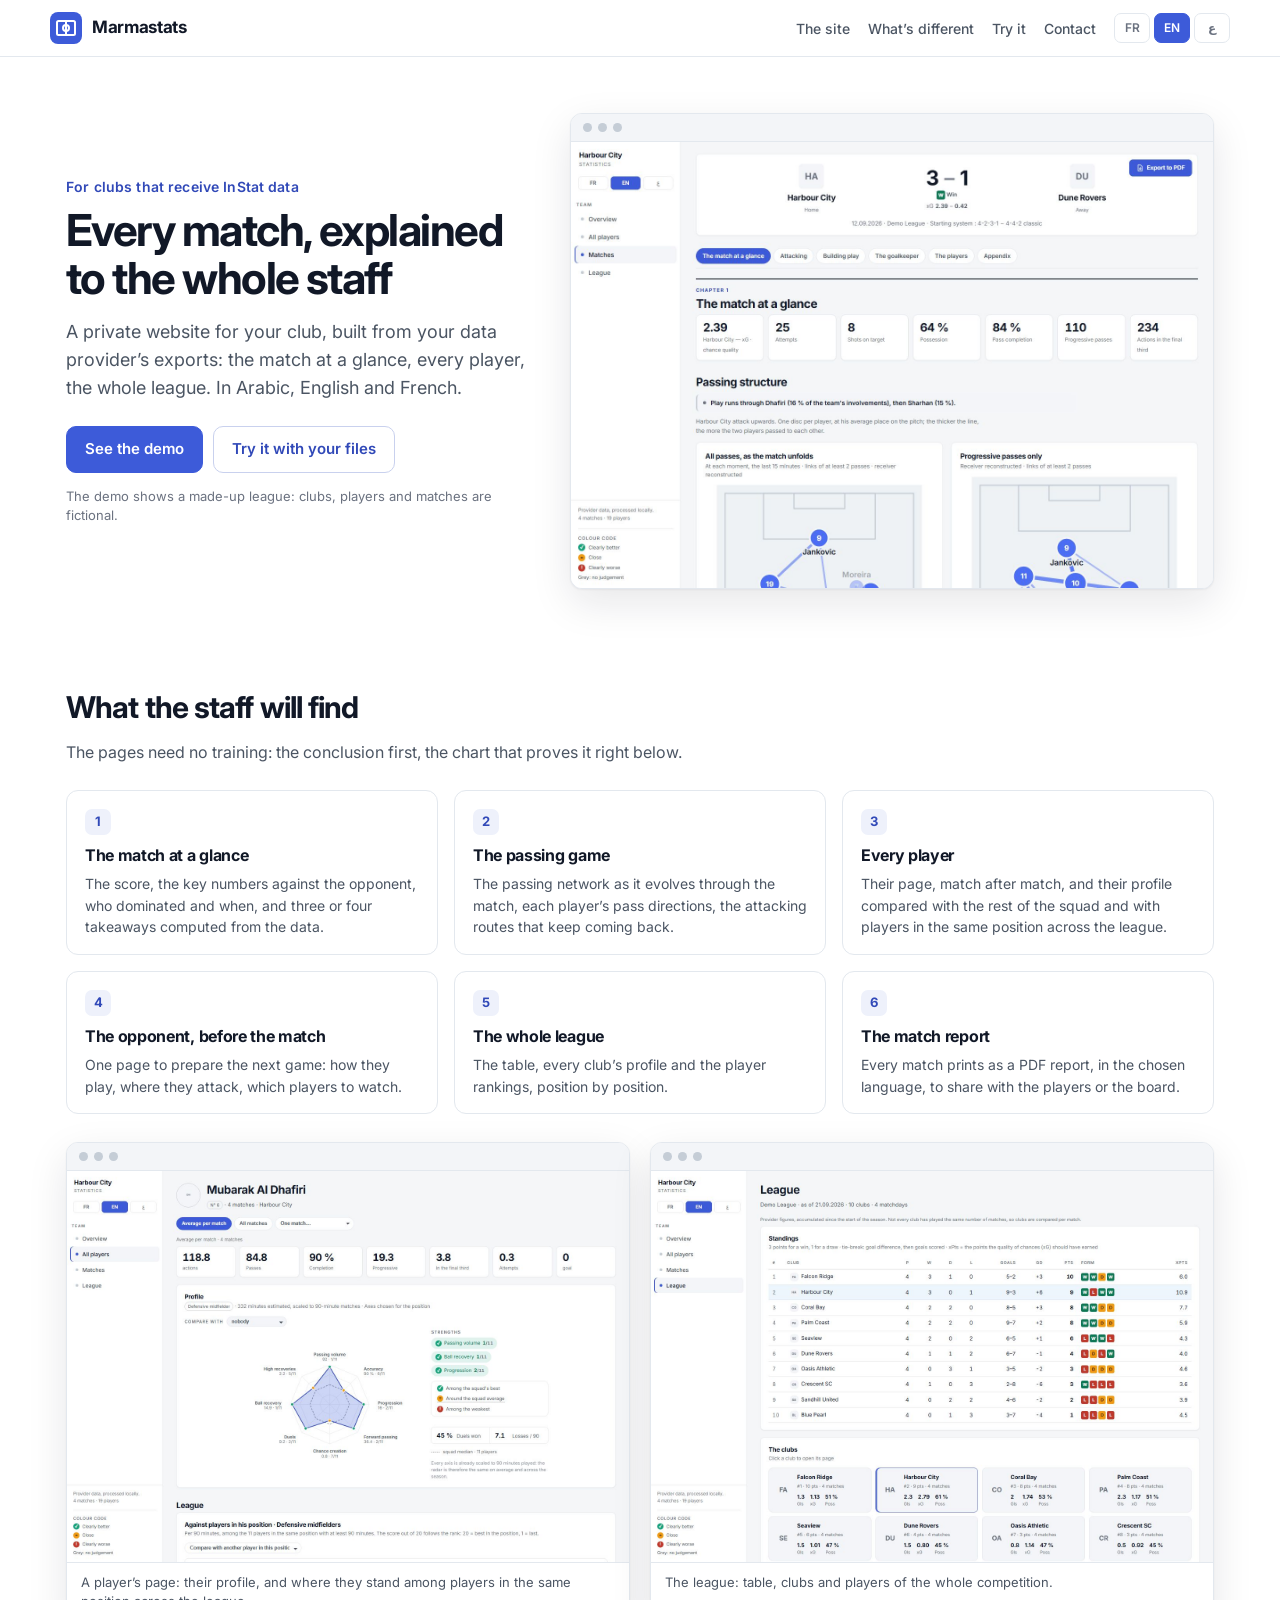
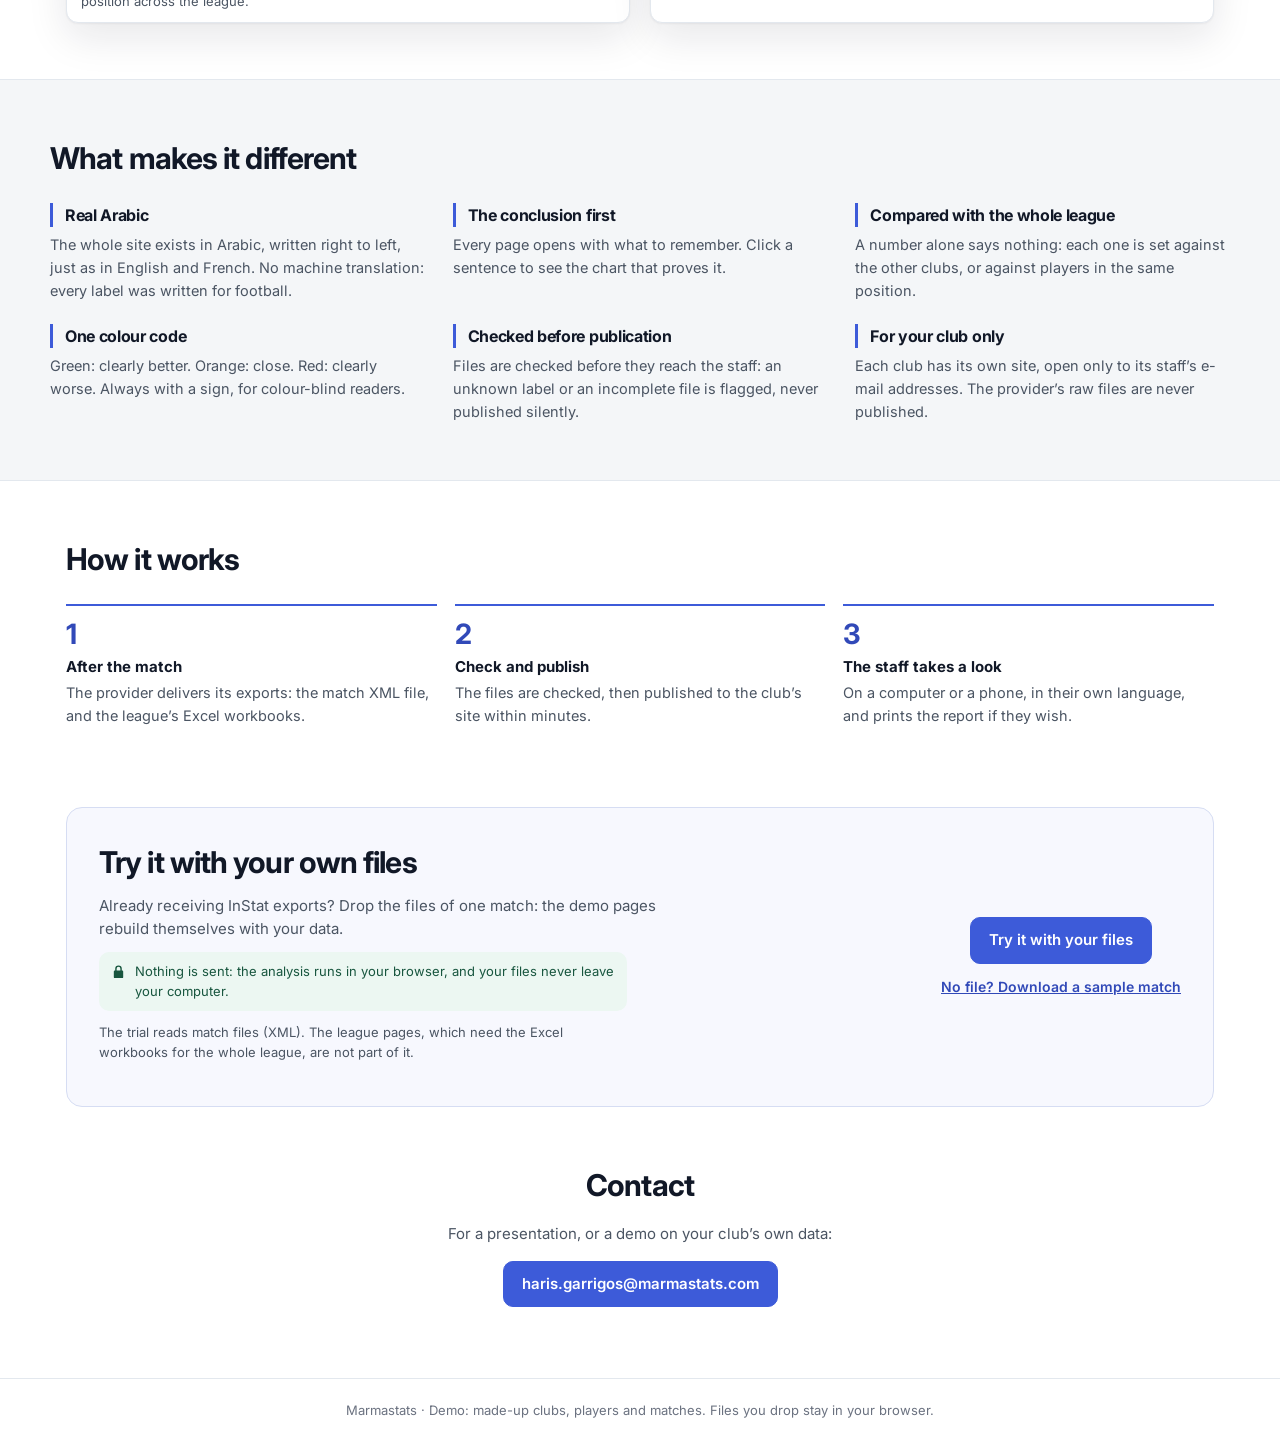
<file: demo/index.html>
<!doctype html>
<html lang="fr" dir="ltr">
<head>
<meta charset="utf-8">
<meta name="viewport" content="width=device-width,initial-scale=1">
<meta name="robots" content="noindex,nofollow">
<title>Statistiques de match</title>
<meta name="description" content="">
<link rel="icon" href="data:image/svg+xml,%3Csvg xmlns='http://www.w3.org/2000/svg' viewBox='0 0 32 32'%3E%3Crect width='32' height='32' rx='8' fill='%233d5bd9'/%3E%3Crect x='7' y='9' width='18' height='14' rx='1.5' fill='none' stroke='%23fff' stroke-width='2'/%3E%3Cpath d='M16 9v14' stroke='%23fff' stroke-width='2'/%3E%3Ccircle cx='16' cy='16' r='3' fill='none' stroke='%23fff' stroke-width='2'/%3E%3C/svg%3E">
<link rel="preconnect" href="https://fonts.googleapis.com">
<link rel="preconnect" href="https://fonts.gstatic.com" crossorigin>
<link rel="stylesheet" href="https://fonts.googleapis.com/css2?family=Inter:wght@400;500;600;700&family=Noto+Sans+Arabic:wght@400;500;600;700&display=swap">
<link rel="stylesheet" href="style.css">
<link rel="stylesheet" href="vitrine.css">
<link rel="stylesheet" href="accueil.css">
</head>
<body class="ac">
<header class="ac-tete">
  <a class="ac-marque" href="#haut" aria-label="">
    <svg viewBox="0 0 32 32" aria-hidden="true"><rect width="32" height="32" rx="8"/><rect x="7" y="9" width="18" height="14" rx="1.5" class="l"/><path d="M16 9v14" class="l"/><circle cx="16" cy="16" r="3" class="l"/></svg>
    <b class="ac-nom"></b>
  </a>
  <nav class="ac-nav">
    <a href="#contenu" data-t="navContenu"></a>
    <a href="#difference" data-t="navDiff"></a>
    <a href="#essayer" data-t="navEssayer"></a>
    <a href="#contact" data-t="navContact" class="ac-si-contact"></a>
  </nav>
  <div class="lang ac-lang"><b data-l="fr">FR</b><b data-l="en">EN</b><b data-l="ar">ع</b></div>
</header>

<main id="haut">
  <section class="ac-hero">
    <div class="ac-hero-txt">
      <p class="ac-sur" data-t="heroSur"></p>
      <h1 data-t="heroTitre"></h1>
      <p class="ac-lead" data-t="heroLead"></p>
      <div class="ac-cta">
        <a class="vt-btn vt-gros" data-lien="app.html" data-t="voirDemo"></a>
        <button class="vt-btn vt-gros vt-sec" data-vt="ouvrir" data-t="tester"></button>
      </div>
      <p class="ac-petit" data-t="heroNote"></p>
    </div>
    <figure class="ac-ecran ac-ecran-hero">
      <div class="ac-barre"><i></i><i></i><i></i></div>
      <img data-img="match" alt="" width="1440" height="1000">
    </figure>
  </section>

  <section class="ac-sec" id="contenu">
    <h2 data-t="contenuTitre"></h2>
    <p class="ac-sec-lg" data-t="contenuLg"></p>
    <div class="ac-cartes">
      <article><span class="ac-num">1</span><h3 data-t="c1T"></h3><p data-t="c1"></p></article>
      <article><span class="ac-num">2</span><h3 data-t="c2T"></h3><p data-t="c2"></p></article>
      <article><span class="ac-num">3</span><h3 data-t="c3T"></h3><p data-t="c3"></p></article>
      <article><span class="ac-num">4</span><h3 data-t="c4T"></h3><p data-t="c4"></p></article>
      <article><span class="ac-num">5</span><h3 data-t="c5T"></h3><p data-t="c5"></p></article>
      <article><span class="ac-num">6</span><h3 data-t="c6T"></h3><p data-t="c6"></p></article>
    </div>
    <div class="ac-galerie">
      <figure class="ac-ecran"><div class="ac-barre"><i></i><i></i><i></i></div><img data-img="joueur" alt="" width="1440" height="1000" loading="lazy"><figcaption data-t="capJoueur"></figcaption></figure>
      <figure class="ac-ecran"><div class="ac-barre"><i></i><i></i><i></i></div><img data-img="ligue" alt="" width="1440" height="1000" loading="lazy"><figcaption data-t="capLigue"></figcaption></figure>
    </div>
  </section>

  <section class="ac-sec ac-fond" id="difference">
    <h2 data-t="diffTitre"></h2>
    <div class="ac-diff">
      <div><h3 data-t="d1T"></h3><p data-t="d1"></p></div>
      <div><h3 data-t="d2T"></h3><p data-t="d2"></p></div>
      <div><h3 data-t="d3T"></h3><p data-t="d3"></p></div>
      <div><h3 data-t="d4T"></h3><p data-t="d4"></p></div>
      <div><h3 data-t="d5T"></h3><p data-t="d5"></p></div>
      <div><h3 data-t="d6T"></h3><p data-t="d6"></p></div>
    </div>
  </section>

  <section class="ac-sec" id="comment">
    <h2 data-t="commentTitre"></h2>
    <ol class="ac-etapes">
      <li><b data-t="e1T"></b><span data-t="e1"></span></li>
      <li><b data-t="e2T"></b><span data-t="e2"></span></li>
      <li><b data-t="e3T"></b><span data-t="e3"></span></li>
    </ol>
  </section>

  <section class="ac-sec ac-essai" id="essayer">
    <div>
      <h2 data-t="essaiTitre"></h2>
      <p data-t="essai1"></p>
      <p class="vt-prive"><svg viewBox="0 0 16 16" aria-hidden="true"><path d="M4.5 7V5a3.5 3.5 0 0 1 7 0v2h.5a1 1 0 0 1 1 1v6a1 1 0 0 1-1 1H4a1 1 0 0 1-1-1V8a1 1 0 0 1 1-1zm1.5 0h4V5a2 2 0 0 0-4 0z"/></svg><span data-t="essaiPrive"></span></p>
      <p class="ac-petit" data-t="essaiLimites"></p>
    </div>
    <div class="ac-essai-act">
      <button class="vt-btn vt-gros" data-vt="ouvrir" data-t="tester"></button>
      <a class="ac-lien" href="exemple/match-exemple.zip" download data-t="exemple"></a>
    </div>
  </section>

  <section class="ac-sec ac-si-contact" id="contact">
    <h2 data-t="contactTitre"></h2>
    <p data-t="contactTxt"></p>
    <p><a class="vt-btn vt-gros ac-mail" href="#"></a></p>
  </section>
</main>

<footer class="ac-pied">
  <span class="ac-nom"></span> · <span data-t="pied"></span>
</footer>

<script src="config.js"></script>
<script src="vitrine.js"></script>
<script src="accueil.js"></script>
</body>
</html>
</file>
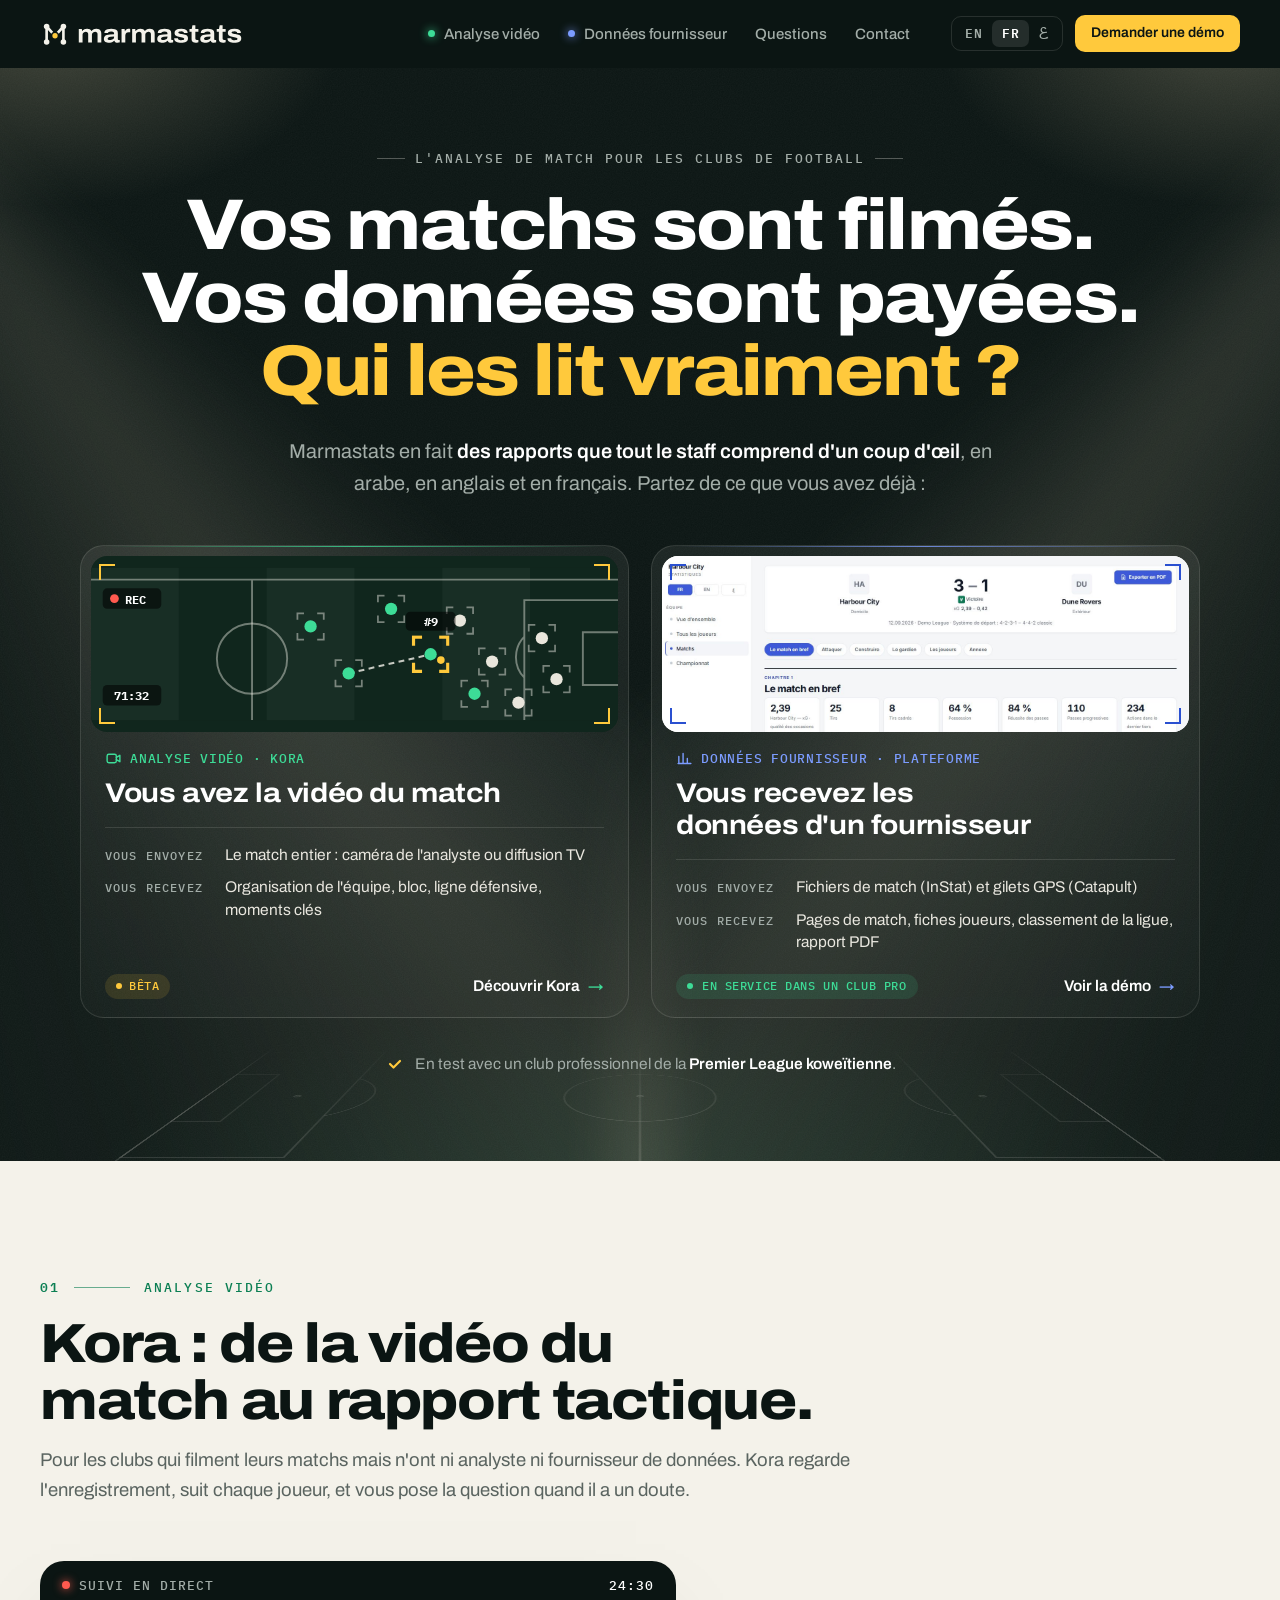
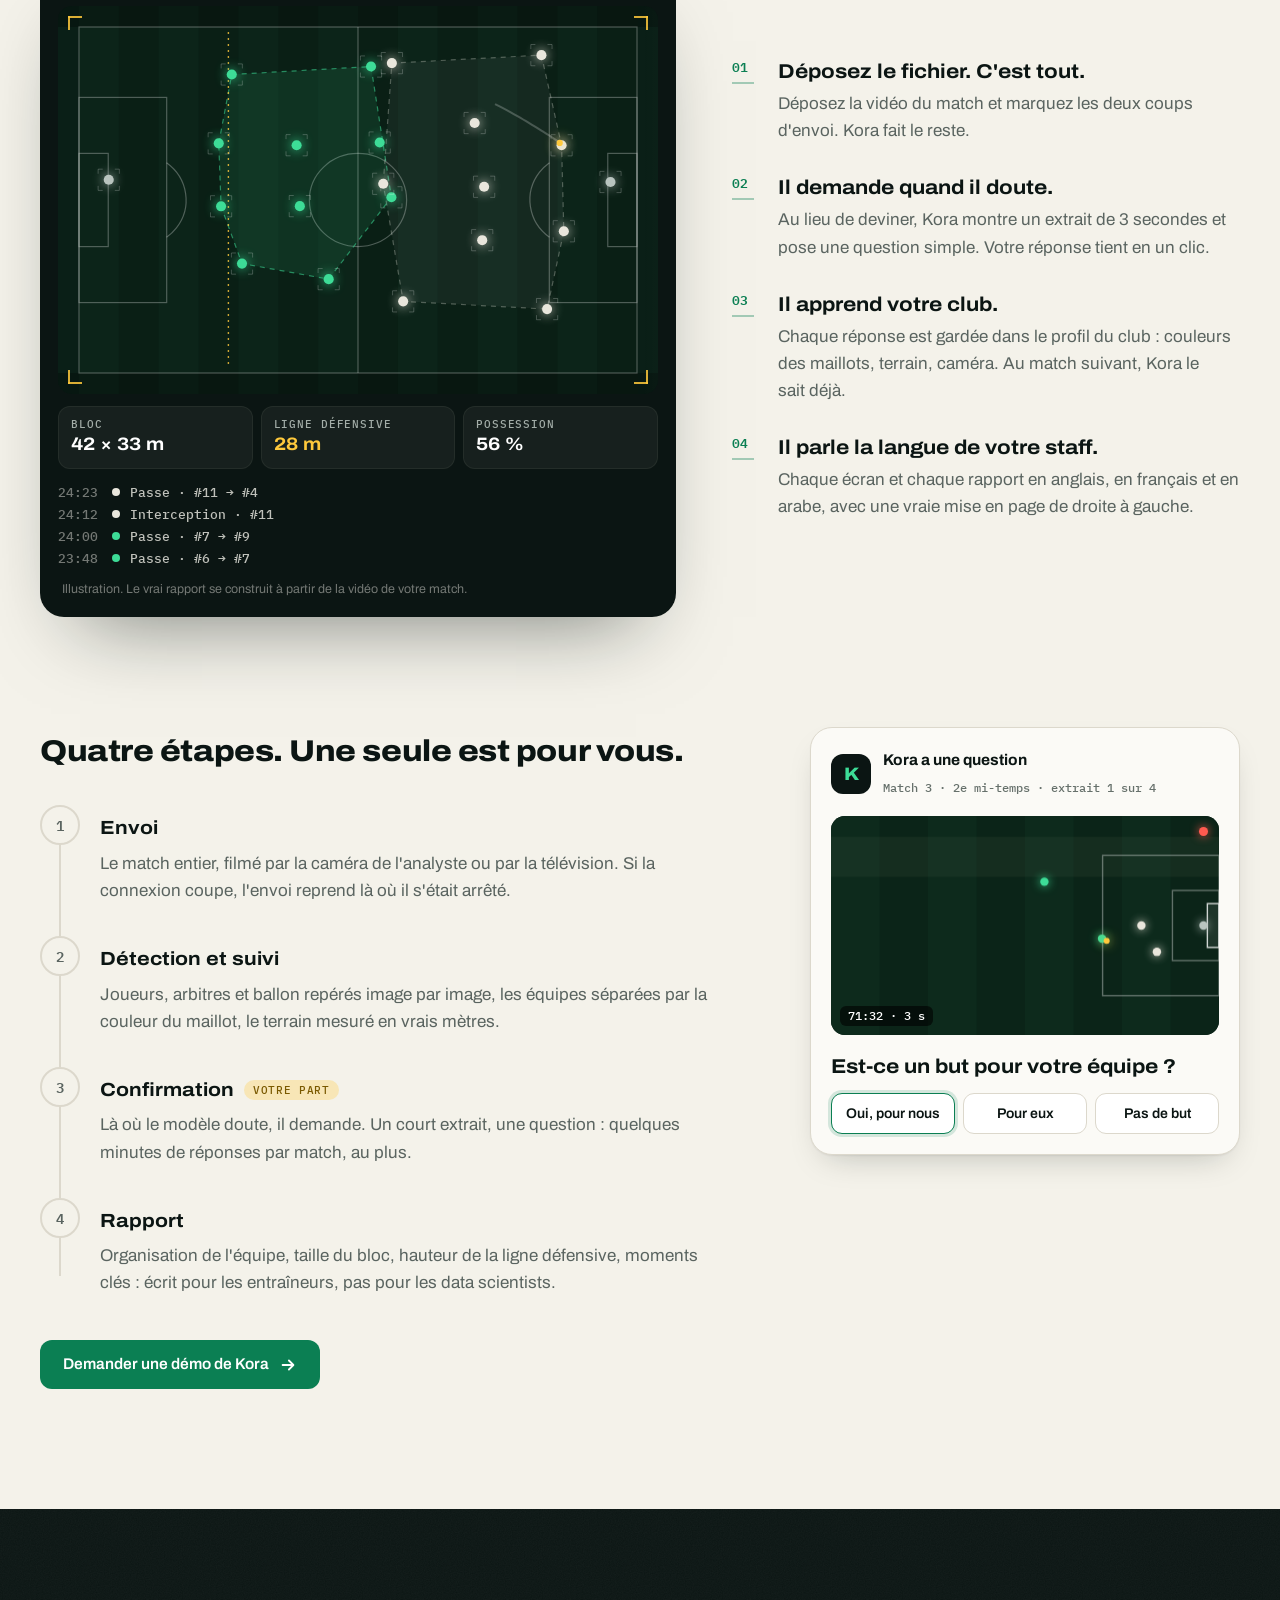
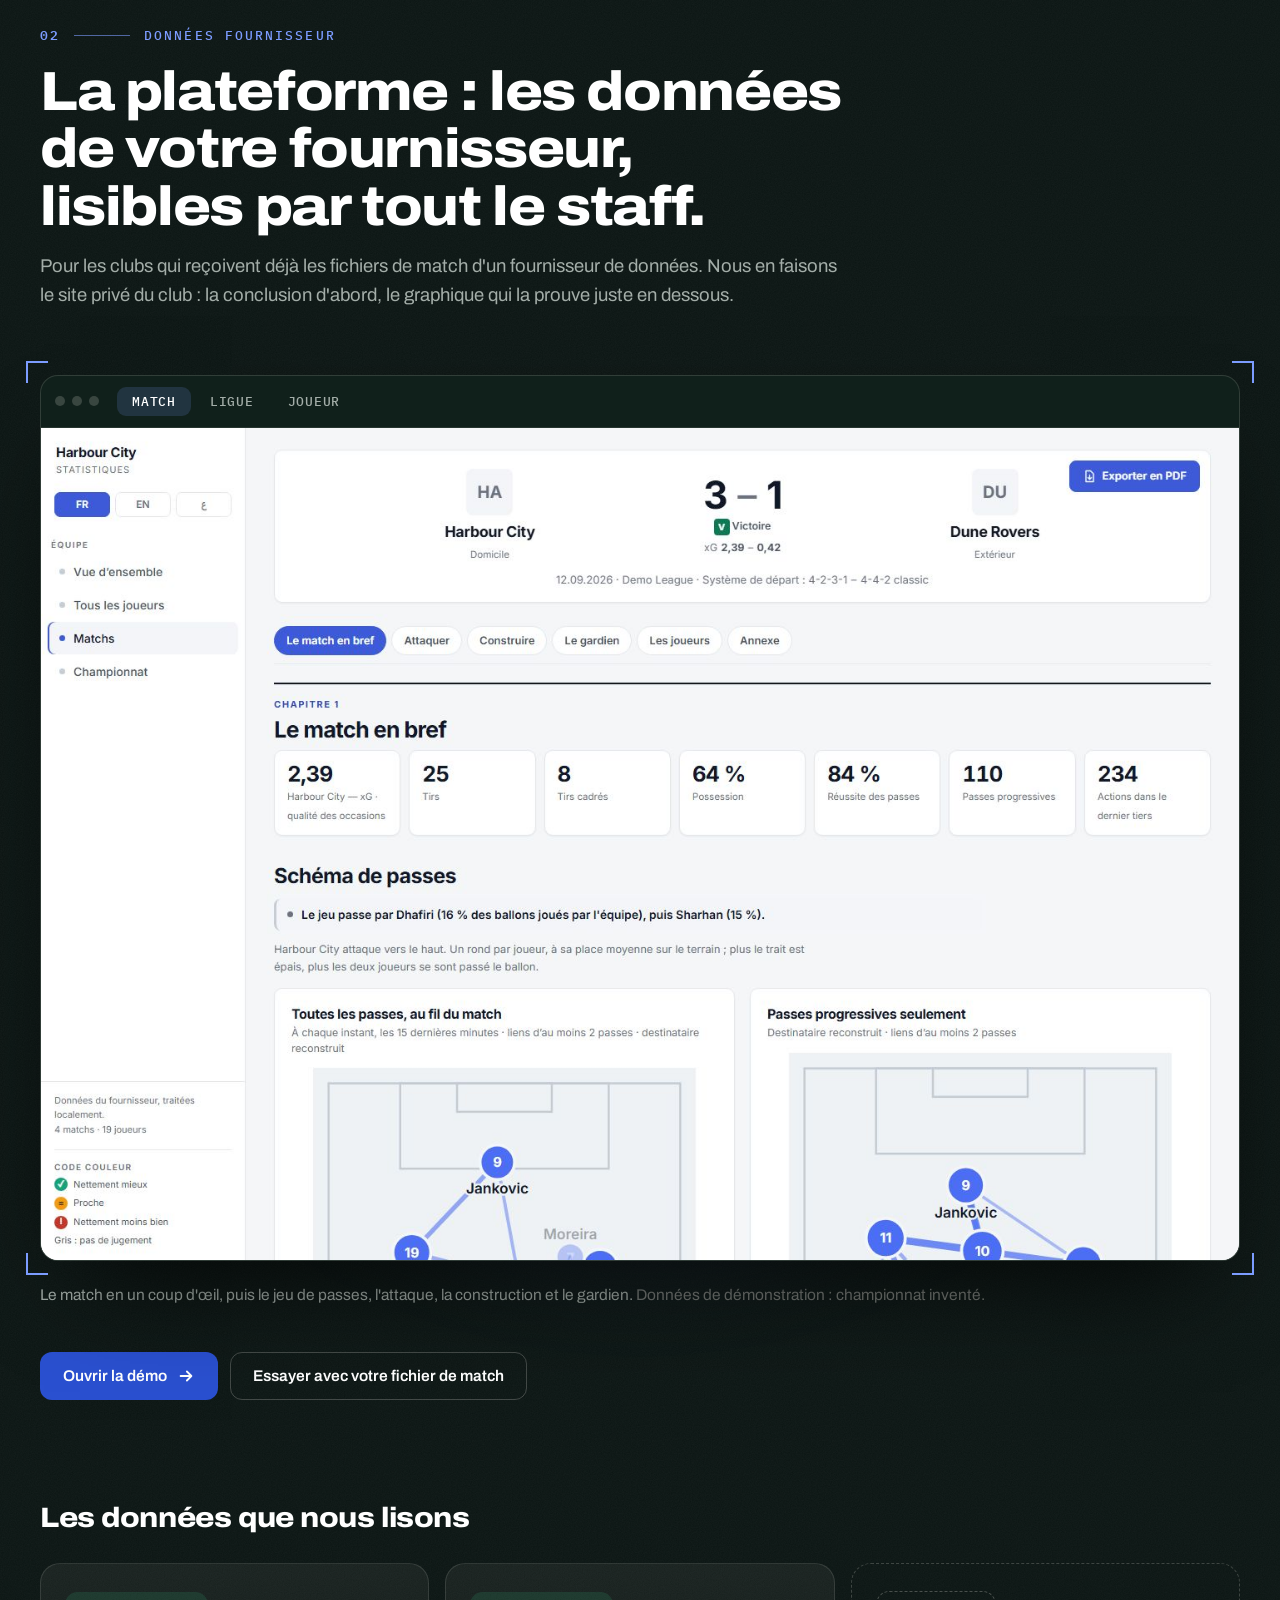
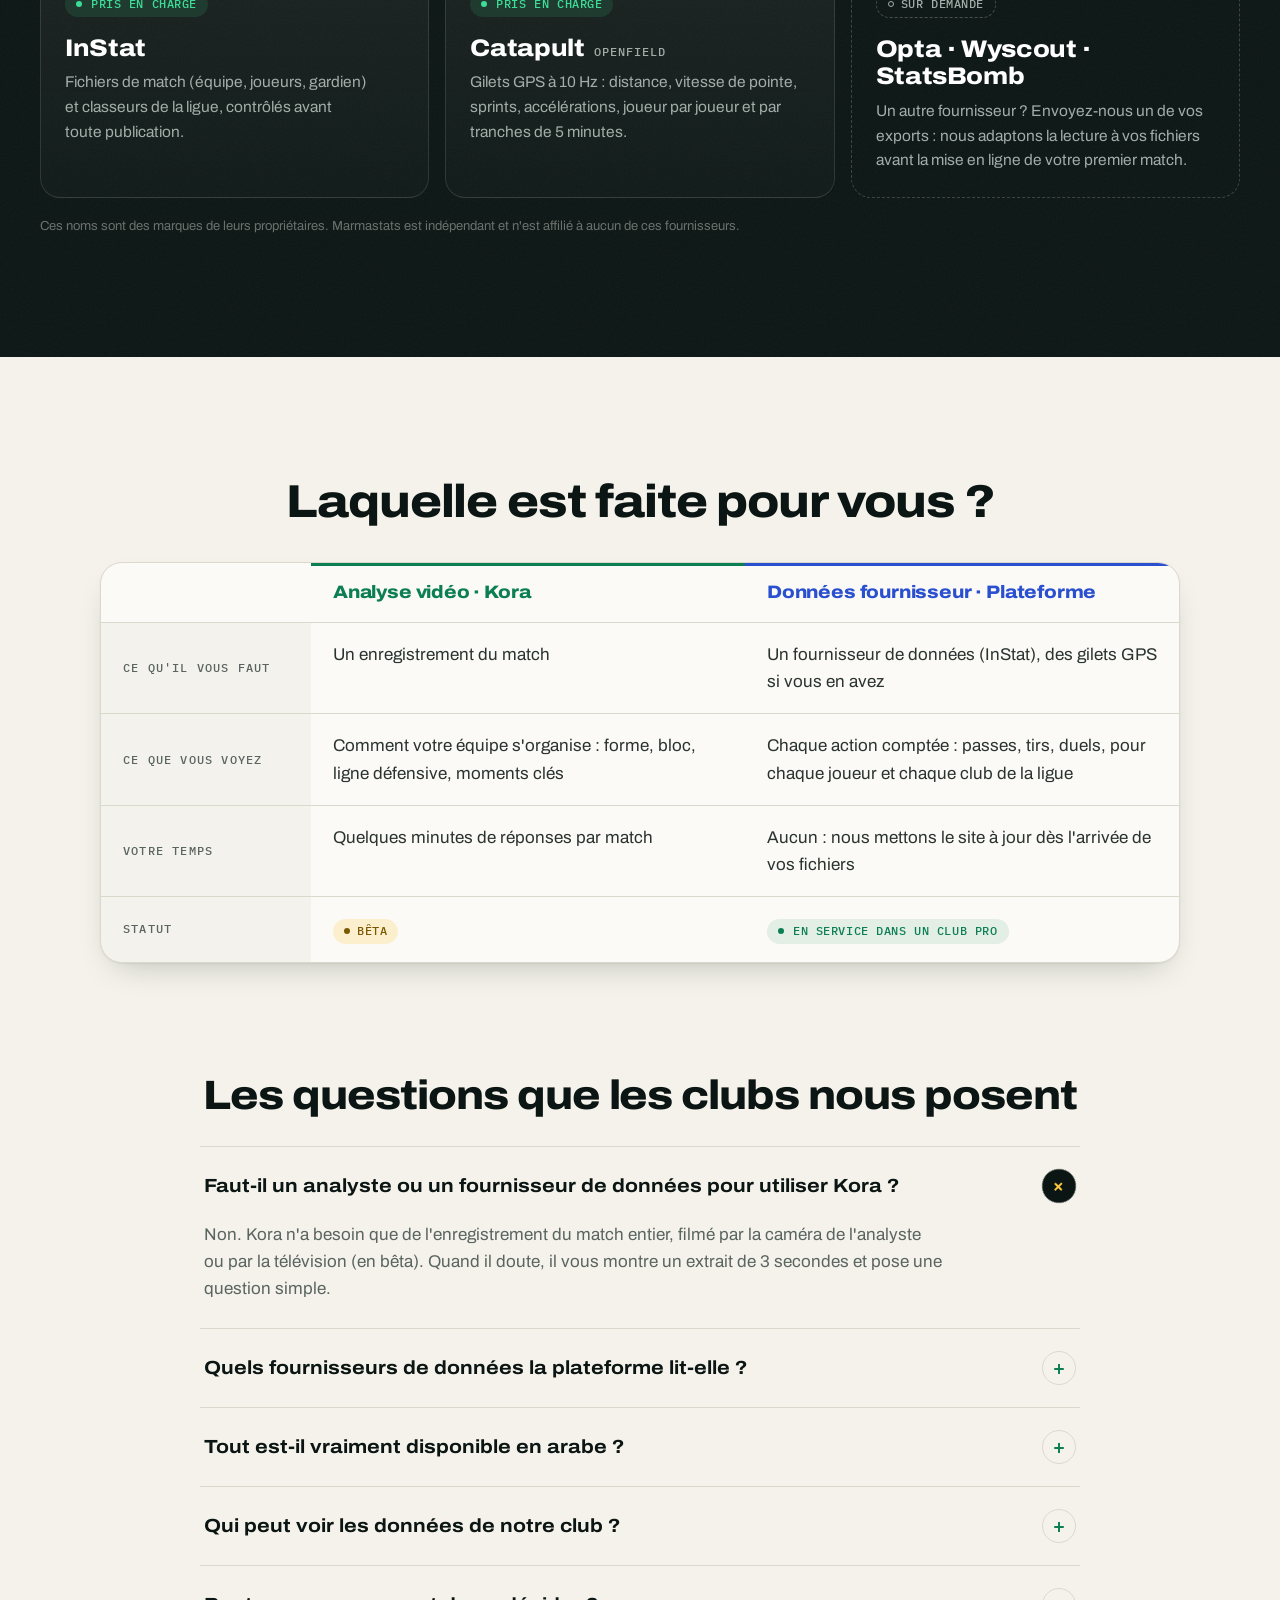
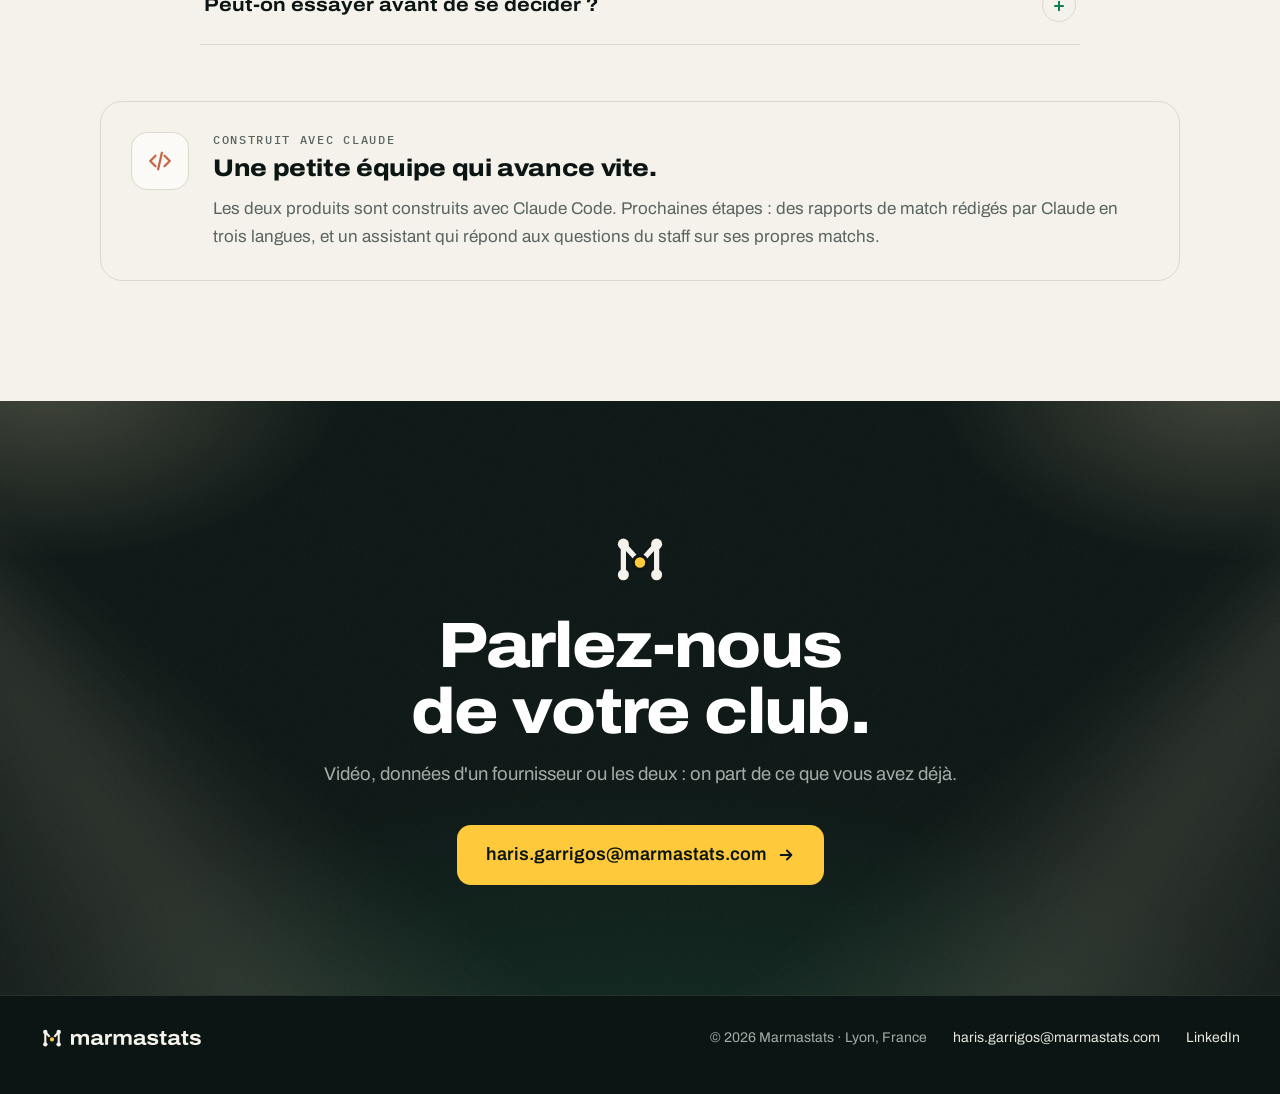
<file: fr/index.html>
<!doctype html>
<html lang="fr" dir="ltr">
<head>
<meta charset="utf-8">
<meta name="viewport" content="width=device-width, initial-scale=1">
<title>Marmastats | Analyse de match de football, vidéo et données</title>
<meta name="description" content="Kora fait de la vidéo de vos matchs un rapport tactique. La plateforme fait des données InStat et GPS Catapult le site privé du club. Arabe, anglais, français.">
<meta name="robots" content="index, follow, max-image-preview:large">
<link rel="canonical" href="https://marmastats.com/fr/">
<link rel="alternate" hreflang="en" href="https://marmastats.com/">
<link rel="alternate" hreflang="fr" href="https://marmastats.com/fr/">
<link rel="alternate" hreflang="ar" href="https://marmastats.com/ar/">
<link rel="alternate" hreflang="x-default" href="https://marmastats.com/">
<meta property="og:type" content="website">
<meta property="og:site_name" content="Marmastats">
<meta property="og:url" content="https://marmastats.com/fr/">
<meta property="og:title" content="Marmastats | Analyse de match de football, vidéo et données">
<meta property="og:description" content="Kora fait de la vidéo de vos matchs un rapport tactique. La plateforme fait des données InStat et GPS Catapult le site privé du club. Arabe, anglais, français.">
<meta property="og:image" content="https://marmastats.com/assets/og/og-fr.png">
<meta property="og:image:width" content="1200">
<meta property="og:image:height" content="630">
<meta property="og:image:alt" content="Marmastats : l&#x27;analyse de match de football à partir de la vidéo et des données, en arabe, anglais et français">
<meta property="og:locale" content="fr_FR">
<meta property="og:locale:alternate" content="en_US">
<meta property="og:locale:alternate" content="ar_AR">
<meta name="twitter:card" content="summary_large_image">
<meta name="twitter:title" content="Marmastats | Analyse de match de football, vidéo et données">
<meta name="twitter:description" content="Kora fait de la vidéo de vos matchs un rapport tactique. La plateforme fait des données InStat et GPS Catapult le site privé du club. Arabe, anglais, français.">
<meta name="twitter:image" content="https://marmastats.com/assets/og/og-fr.png">
<meta name="twitter:image:alt" content="Marmastats : l&#x27;analyse de match de football à partir de la vidéo et des données, en arabe, anglais et français">
<script type="application/ld+json">
{
 "@context": "https://schema.org",
 "@graph": [
  {
   "@type": "Organization",
   "@id": "https://marmastats.com/#org",
   "name": "Marmastats",
   "url": "https://marmastats.com/",
   "logo": {
    "@type": "ImageObject",
    "url": "https://marmastats.com/assets/brand/icone-512.png",
    "width": 512,
    "height": 512
   },
   "email": "haris.garrigos@marmastats.com",
   "address": {
    "@type": "PostalAddress",
    "addressLocality": "Lyon",
    "addressCountry": "FR"
   },
   "founder": {
    "@type": "Person",
    "name": "Haris Garrigos",
    "sameAs": [
     "https://www.linkedin.com/in/haris-garrigos-926b05151/"
    ]
   }
  },
  {
   "@type": "WebSite",
   "@id": "https://marmastats.com/#site",
   "url": "https://marmastats.com/",
   "name": "Marmastats",
   "publisher": {
    "@id": "https://marmastats.com/#org"
   },
   "inLanguage": [
    "en",
    "fr",
    "ar"
   ]
  },
  {
   "@type": "WebPage",
   "@id": "https://marmastats.com/fr/#page",
   "url": "https://marmastats.com/fr/",
   "name": "Marmastats | Analyse de match de football, vidéo et données",
   "description": "Kora fait de la vidéo de vos matchs un rapport tactique. La plateforme fait des données InStat et GPS Catapult le site privé du club. Arabe, anglais, français.",
   "inLanguage": "fr",
   "isPartOf": {
    "@id": "https://marmastats.com/#site"
   },
   "about": {
    "@id": "https://marmastats.com/#org"
   },
   "primaryImageOfPage": "https://marmastats.com/assets/og/og-fr.png"
  },
  {
   "@type": "SoftwareApplication",
   "name": "Kora",
   "applicationCategory": "SportsApplication",
   "operatingSystem": "Web",
   "description": "Pour les clubs qui filment leurs matchs mais n'ont ni analyste ni fournisseur de données. Kora regarde l'enregistrement, suit chaque joueur, et vous pose la question quand il a un doute.",
   "inLanguage": [
    "en",
    "fr",
    "ar"
   ],
   "publisher": {
    "@id": "https://marmastats.com/#org"
   }
  },
  {
   "@type": "SoftwareApplication",
   "name": "Plateforme Marmastats",
   "applicationCategory": "SportsApplication",
   "operatingSystem": "Web",
   "description": "Pour les clubs qui reçoivent déjà les fichiers de match d'un fournisseur de données. Nous en faisons le site privé du club : la conclusion d'abord, le graphique qui la prouve juste en dessous.",
   "inLanguage": [
    "en",
    "fr",
    "ar"
   ],
   "publisher": {
    "@id": "https://marmastats.com/#org"
   }
  },
  {
   "@type": "FAQPage",
   "@id": "https://marmastats.com/fr/#faq",
   "inLanguage": "fr",
   "mainEntity": [
    {
     "@type": "Question",
     "name": "Faut-il un analyste ou un fournisseur de données pour utiliser Kora ?",
     "acceptedAnswer": {
      "@type": "Answer",
      "text": "Non. Kora n'a besoin que de l'enregistrement du match entier, filmé par la caméra de l'analyste ou par la télévision (en bêta). Quand il doute, il vous montre un extrait de 3 secondes et pose une question simple."
     }
    },
    {
     "@type": "Question",
     "name": "Quels fournisseurs de données la plateforme lit-elle ?",
     "acceptedAnswer": {
      "@type": "Answer",
      "text": "Aujourd'hui : les fichiers de match et les classeurs de la ligue d'InStat, et les gilets GPS Catapult (OpenField). Un autre fournisseur, comme Opta, Wyscout ou StatsBomb ? Envoyez-nous un de vos exports : nous adaptons la lecture à vos fichiers avant la mise en ligne de votre premier match."
     }
    },
    {
     "@type": "Question",
     "name": "Tout est-il vraiment disponible en arabe ?",
     "acceptedAnswer": {
      "@type": "Answer",
      "text": "Oui. Chaque écran, chaque phrase et chaque rapport PDF existe en arabe, en anglais et en français, avec une vraie mise en page de droite à gauche en arabe."
     }
    },
    {
     "@type": "Question",
     "name": "Qui peut voir les données de notre club ?",
     "acceptedAnswer": {
      "@type": "Answer",
      "text": "Seulement votre staff. Sur la plateforme, chaque club a son propre site privé, ouvert aux seules personnes que vous désignez. Rien n'est publié sur le web public."
     }
    },
    {
     "@type": "Question",
     "name": "Peut-on essayer avant de se décider ?",
     "acceptedAnswer": {
      "@type": "Answer",
      "text": "Oui. La démo montre la plateforme sur un championnat inventé, et vous pouvez y déposer un de vos fichiers de match InStat : il est analysé dans votre navigateur et n'est envoyé nulle part. Pour Kora, écrivez-nous pour une démonstration sur un de vos matchs."
     }
    }
   ]
  }
 ]
}
</script>
<meta name="theme-color" content="#0B1513">
<link rel="icon" href="/assets/favicon.svg?v=6" type="image/svg+xml">
<link rel="icon" href="/favicon.ico" sizes="48x48">
<link rel="apple-touch-icon" href="/assets/brand/apple-touch-icon.png">
<link rel="manifest" href="/site.webmanifest">
<link rel="preconnect" href="https://fonts.googleapis.com">
<link rel="preconnect" href="https://fonts.gstatic.com" crossorigin>
<link href="https://fonts.googleapis.com/css2?family=Archivo:wdth,wght@100..112,400..800&family=IBM+Plex+Mono:wght@500;600&family=Alexandria:wght@600..800&family=IBM+Plex+Sans+Arabic:wght@400;500;600&display=swap" rel="stylesheet">
<link rel="stylesheet" href="/styles.css?v=6">
</head>
<body>

<header class="nav" id="nav">
  <a class="brand" href="/fr/"><img src="/assets/brand/logo-craie.svg?v=6" alt="Marmastats" width="204" height="30"></a>
  <nav class="nav-links" aria-label="Main">
    <a href="#video" class="nl-video" data-i18n="nav.video">Analyse vidéo</a>
    <a href="#data" class="nl-data" data-i18n="nav.data">Données fournisseur</a>
    <a href="#faq" data-i18n="nav.faq">Questions</a>
    <a href="#contact" data-i18n="nav.contact">Contact</a>
  </nav>
  <div class="nav-end">
    <nav class="lang" data-i18n-aria="lang.label" aria-label="Langue">
      <a href="/" hreflang="en" lang="en">EN</a>
      <a href="/fr/" hreflang="fr" aria-current="page" lang="fr">FR</a>
      <a href="/ar/" hreflang="ar" lang="ar">ع</a>
    </nav>
    <a class="btn btn-ballon btn-small" href="mailto:haris.garrigos@marmastats.com?subject=Marmastats%20demo" data-i18n="nav.cta">Demander une démo</a>
  </div>
</header>

<main id="top">
  <!-- HERO : under the floodlights -->
  <section class="hero dark">
    <div class="hero-fx" aria-hidden="true">
      <span class="beam beam-l"></span><span class="beam beam-r"></span>
      <svg class="hero-pitch" viewBox="-20 -20 1090 720"><g fill="none" stroke="currentColor" stroke-width="2.4">
        <rect x="0" y="0" width="1050" height="680"/><path d="M525 0v680"/><circle cx="525" cy="340" r="91.5"/><circle cx="525" cy="340" r="4" fill="currentColor"/>
        <rect x="0" y="138.5" width="165" height="403"/><rect x="0" y="248.5" width="55" height="183"/><path d="M165 267a91.5 91.5 0 0 1 0 146"/><circle cx="110" cy="340" r="4" fill="currentColor"/>
        <rect x="885" y="138.5" width="165" height="403"/><rect x="995" y="248.5" width="55" height="183"/><path d="M885 267a91.5 91.5 0 0 0 0 146"/><circle cx="940" cy="340" r="4" fill="currentColor"/>
      </g></svg>
      <span class="grain"></span>
    </div>

    <div class="hero-in">
      <p class="eyebrow reveal" data-i18n="hero.eyebrow">L'analyse de match pour les clubs de football</p>
      <h1 class="reveal" data-i18n-html="hero.title">Vos matchs sont filmés.<br>Vos données sont payées.<br><em>Qui les lit vraiment ?</em></h1>
      <p class="lead reveal" data-i18n-html="hero.sub">Marmastats en fait <b>des rapports que tout le staff comprend d'un coup d'œil</b>, en arabe, en anglais et en français. Partez de ce que vous avez déjà :</p>

      <div class="doors">
        <a class="door door-video reveal" href="#video">
          <span class="door-media brk">
            <svg class="door-pic" viewBox="0 0 360 104" aria-hidden="true">
              <defs><symbol id="dpb" viewBox="-10 -10 20 20"><path d="M-9-4.5V-9h4.5M4.5-9H9v4.5M9 4.5V9H4.5M-4.5 9H-9V4.5"/></symbol></defs>
              <rect width="360" height="104" class="dp-grass"/>
              <g class="dp-stripes"><rect x="0" width="60" height="104"/><rect x="120" width="60" height="104"/><rect x="240" width="60" height="104"/></g>
              <g class="dp-lines" fill="none"><path d="M0 8h360M110 8v96M360 22h-64v82M360 44h-24v36h24M296 47a20 20 0 0 0 0 28"/><circle cx="110" cy="62" r="24"/></g>
              <path class="dp-pass" d="M176 72 228 60"/>
              <g class="dp-us"><circle cx="150" cy="40" r="4.2"/><circle cx="176" cy="72" r="4.2"/><circle cx="205" cy="28" r="4.2"/><circle cx="232" cy="59" r="4.2"/><circle cx="262" cy="86" r="4.2"/></g>
              <g class="dp-them"><circle cx="252" cy="36" r="4.2"/><circle cx="274" cy="64" r="4.2"/><circle cx="308" cy="48" r="4.2"/><circle cx="318" cy="76" r="4.2"/><circle cx="292" cy="92" r="4.2"/></g>
              <g class="dp-track"><use href="#dpb" x="140" y="30" width="20" height="20"/><use href="#dpb" x="166" y="62" width="20" height="20"/><use href="#dpb" x="195" y="18" width="20" height="20"/><use href="#dpb" x="252" y="76" width="20" height="20"/><use href="#dpb" x="242" y="26" width="20" height="20"/><use href="#dpb" x="264" y="54" width="20" height="20"/><use href="#dpb" x="298" y="38" width="20" height="20"/><use href="#dpb" x="308" y="66" width="20" height="20"/><use href="#dpb" x="282" y="82" width="20" height="20"/></g>
              <use href="#dpb" class="dp-focus" x="219" y="46" width="26" height="26"/>
              <circle class="dp-ball" cx="239" cy="63" r="2.6"/>
              <g class="dp-tag"><rect x="215" y="30" width="34" height="13" rx="3"/><text x="232" y="39.5">#9</text></g>
              <g class="dp-rec"><rect x="8" y="14" width="40" height="14" rx="3"/><circle cx="16" cy="21" r="3"/><text x="23" y="24.5">REC</text></g>
              <g class="dp-time"><rect x="8" y="80" width="40" height="14" rx="3"/><text x="28" y="90.5">71:32</text></g>
            </svg>
          </span>
          <span class="door-body">
            <span class="door-tag"><svg viewBox="0 0 24 24" aria-hidden="true"><rect x="3" y="6" width="13" height="12" rx="2.5"/><path d="m16 10.5 5-3v9l-5-3"/></svg><span data-i18n="door.v.tag">Analyse vidéo · Kora</span></span>
            <h2 data-i18n="door.v.title">Vous avez la vidéo du match</h2>
            <dl class="door-facts">
              <div><dt data-i18n="door.in">Vous envoyez</dt><dd data-i18n="door.v.in">Le match entier : caméra de l'analyste ou diffusion TV</dd></div>
              <div><dt data-i18n="door.out">Vous recevez</dt><dd data-i18n="door.v.out">Organisation de l'équipe, bloc, ligne défensive, moments clés</dd></div>
            </dl>
            <span class="door-foot"><span class="status beta" data-i18n="door.v.status">Bêta</span><span class="door-go" data-i18n="door.v.go">Découvrir Kora</span></span>
          </span>
        </a>
        <a class="door door-data reveal" href="#data">
          <span class="door-media brk door-shot"><img src="/assets/shots/match-fr.jpg" alt="" width="1440" height="1000" decoding="async" fetchpriority="high"></span>
          <span class="door-body">
            <span class="door-tag"><svg viewBox="0 0 24 24" aria-hidden="true"><path d="M4 19V9m6 10V5m6 14v-7m5 7H3"/></svg><span data-i18n="door.d.tag">Données fournisseur · Plateforme</span></span>
            <h2 data-i18n="door.d.title">Vous recevez les données d'un fournisseur</h2>
            <dl class="door-facts">
              <div><dt data-i18n="door.in">Vous envoyez</dt><dd data-i18n="door.d.in">Fichiers de match (InStat) et gilets GPS (Catapult)</dd></div>
              <div><dt data-i18n="door.out">Vous recevez</dt><dd data-i18n="door.d.out">Pages de match, fiches joueurs, classement de la ligue, rapport PDF</dd></div>
            </dl>
            <span class="door-foot"><span class="status live" data-i18n="door.d.status">En service dans un club pro</span><span class="door-go" data-i18n="door.d.go">Voir la démo</span></span>
          </span>
        </a>
      </div>
      <p class="trust reveal"><svg viewBox="0 0 20 20" aria-hidden="true"><path d="m5 10 3.5 3.5L15 7" fill="none" stroke="currentColor" stroke-width="2.2" stroke-linecap="round" stroke-linejoin="round"/></svg><span data-i18n-html="pilot.line">En test avec un club professionnel de la <b>Premier League koweïtienne</b>.</span></p>
    </div>
  </section>

  <!-- ============ 01 VIDEO : KORA ============ -->
  <section class="part part-video" id="video">
    <div class="part-head reveal">
      <p class="part-label"><span class="part-num">01</span><span class="part-rule"></span><span data-i18n="v.label">Analyse vidéo</span></p>
      <h2 data-i18n="v.title">Kora : de la vidéo du match au rapport tactique.</h2>
      <p class="sub" data-i18n="v.sub">Pour les clubs qui filment leurs matchs mais n'ont ni analyste ni fournisseur de données. Kora regarde l'enregistrement, suit chaque joueur, et vous pose la question quand il a un doute.</p>
    </div>

    <div class="v-grid">
      <div class="pitch-frame reveal">
        <div class="pitch-head">
          <span class="live"><i></i><span data-i18n="viz.live">Suivi en direct</span></span>
          <span class="clock" id="clock">00:00</span>
        </div>
        <div class="pitch-box brk"><canvas id="pitch" data-i18n-aria="alt.pitch" aria-label="Illustration animée : des joueurs suivis sur un terrain de football, avec le bloc et la ligne défensive" role="img"></canvas></div>
        <div class="metrics">
          <div class="metric"><span class="m-label" data-i18n="viz.block">Bloc</span><b id="m-block">—</b></div>
          <div class="metric m-line"><span class="m-label" data-i18n="viz.line">Ligne défensive</span><b id="m-line">—</b></div>
          <div class="metric"><span class="m-label" data-i18n="viz.poss">Possession</span><b id="m-poss">—</b></div>
        </div>
        <ol class="feed" id="feed" aria-live="off"></ol>
        <p class="frame-note" data-i18n="viz.note">Illustration. Le vrai rapport se construit à partir de la vidéo de votre match.</p>
      </div>

      <ul class="points">
        <li class="reveal"><h3 data-i18n="val.c1t">Déposez le fichier. C'est tout.</h3><p data-i18n="val.c1p">Déposez la vidéo du match et marquez les deux coups d'envoi. Kora fait le reste.</p></li>
        <li class="reveal"><h3 data-i18n="val.c2t">Il demande quand il doute.</h3><p data-i18n="val.c2p">Au lieu de deviner, Kora montre un extrait de 3 secondes et pose une question simple. Votre réponse tient en un clic.</p></li>
        <li class="reveal"><h3 data-i18n="val.c3t">Il apprend votre club.</h3><p data-i18n="val.c3p">Chaque réponse est gardée dans le profil du club : couleurs des maillots, terrain, caméra. Au match suivant, Kora le sait déjà.</p></li>
        <li class="reveal"><h3 data-i18n="val.c4t">Il parle la langue de votre staff.</h3><p data-i18n="val.c4p">Chaque écran et chaque rapport en anglais, en français et en arabe, avec une vraie mise en page de droite à gauche.</p></li>
      </ul>
    </div>

    <div class="how">
      <div>
        <h3 class="how-title reveal" data-i18n="how.title">Quatre étapes. Une seule est pour vous.</h3>
        <ol class="steps" id="steps">
          <li class="step reveal"><span class="step-n">1</span><div><h4 data-i18n="how.s1t">Envoi</h4><p data-i18n="how.s1p">Le match entier, filmé par la caméra de l'analyste ou par la télévision. Si la connexion coupe, l'envoi reprend là où il s'était arrêté.</p></div></li>
          <li class="step reveal"><span class="step-n">2</span><div><h4 data-i18n="how.s2t">Détection et suivi</h4><p data-i18n="how.s2p">Joueurs, arbitres et ballon repérés image par image, les équipes séparées par la couleur du maillot, le terrain mesuré en vrais mètres.</p></div></li>
          <li class="step reveal you"><span class="step-n">3</span><div><h4><span data-i18n="how.s3t">Confirmation</span> <span class="pill" data-i18n="how.you">votre part</span></h4><p data-i18n="how.s3p">Là où le modèle doute, il demande. Un court extrait, une question : quelques minutes de réponses par match, au plus.</p></div></li>
          <li class="step reveal"><span class="step-n">4</span><div><h4 data-i18n="how.s4t">Rapport</h4><p data-i18n="how.s4p">Organisation de l'équipe, taille du bloc, hauteur de la ligne défensive, moments clés : écrit pour les entraîneurs, pas pour les data scientists.</p></div></li>
        </ol>
      </div>

      <div class="ask reveal" id="ask">
        <div class="ask-top">
          <span class="ask-avatar">K</span>
          <div><b data-i18n="ask.who">Kora a une question</b><small data-i18n="ask.meta">Match 3 · 2e mi-temps · extrait 1 sur 4</small></div>
        </div>
        <div class="clip"><canvas id="clip" aria-hidden="true"></canvas><span class="clip-time">71:32 · 3 s</span><span class="clip-play" aria-hidden="true"></span></div>
        <p class="ask-q" data-i18n="ask.q">Est-ce un but pour votre équipe ?</p>
        <div class="ask-btns">
          <button data-answer="ours" data-i18n="ask.a1">Oui, pour nous</button>
          <button data-answer="theirs" data-i18n="ask.a2">Pour eux</button>
          <button data-answer="none" data-i18n="ask.a3">Pas de but</button>
        </div>
        <p class="ask-done" id="ask-done" hidden><svg viewBox="0 0 20 20" aria-hidden="true"><path d="m5 10 3.5 3.5L15 7" fill="none" stroke="currentColor" stroke-width="2.2" stroke-linecap="round" stroke-linejoin="round"/></svg><span data-i18n="ask.done">Gardé dans le profil du club. La prochaine fois, Kora le proposera.</span></p>
      </div>
    </div>

    <div class="part-cta reveal">
      <a class="btn btn-video" href="mailto:haris.garrigos@marmastats.com?subject=Kora%20demo"><span data-i18n="v.cta">Demander une démo de Kora</span><svg viewBox="0 0 20 20" aria-hidden="true"><path d="M4 10h11m-4-5 5 5-5 5" fill="none" stroke="currentColor" stroke-width="2" stroke-linecap="round" stroke-linejoin="round"/></svg></a>
    </div>
  </section>

  <!-- ============ 02 DATA : PLATFORM ============ -->
  <section class="part part-data dark" id="data">
    <span class="grain" aria-hidden="true"></span>
    <div class="part-head reveal">
      <p class="part-label"><span class="part-num">02</span><span class="part-rule"></span><span data-i18n="d.label">Données fournisseur</span></p>
      <h2 data-i18n="d.title">La plateforme : les données de votre fournisseur, lisibles par tout le staff.</h2>
      <p class="sub" data-i18n="d.sub">Pour les clubs qui reçoivent déjà les fichiers de match d'un fournisseur de données. Nous en faisons le site privé du club : la conclusion d'abord, le graphique qui la prouve juste en dessous.</p>
    </div>

    <div class="browser-wrap brk reveal">
      <div class="browser">
        <div class="browser-bar">
          <span class="dots"><i></i><i></i><i></i></span>
          <div class="tabs" role="tablist">
            <button role="tab" aria-selected="true" data-shot="match" data-i18n="plat.tab1">Match</button>
            <button role="tab" aria-selected="false" data-shot="ligue" data-i18n="plat.tab2">Ligue</button>
            <button role="tab" aria-selected="false" data-shot="joueur" data-i18n="plat.tab3">Joueur</button>
          </div>
        </div>
        <div class="shots" id="shots">
          <img data-shot="match" class="on" src="/assets/shots/match-fr.jpg" data-i18n-alt="Rapport de match de la plateforme : score, chiffres clés et schéma de passes (données de démonstration)" alt="Rapport de match de la plateforme : score, chiffres clés et schéma de passes (données de démonstration)" width="1440" height="1000" loading="lazy">
          <img data-shot="ligue" src="/assets/shots/ligue-fr.jpg" data-i18n-alt="Classement et tous les clubs de la ligue (données de démonstration)" alt="Classement et tous les clubs de la ligue (données de démonstration)" width="1440" height="1000" loading="lazy">
          <img data-shot="joueur" src="/assets/shots/joueur-fr.jpg" data-i18n-alt="Fiche joueur avec radar, comparé à l&#x27;effectif et à la ligue (données de démonstration)" alt="Fiche joueur avec radar, comparé à l&#x27;effectif et à la ligue (données de démonstration)" width="1440" height="1000" loading="lazy">
        </div>
      </div>
    </div>
    <p class="shot-cap reveal"><span id="shot-cap" data-i18n="plat.cap.match">Le match en un coup d'œil, puis le jeu de passes, l'attaque, la construction et le gardien.</span> <span class="muted" data-i18n="plat.demo">Données de démonstration : championnat inventé.</span></p>

    <div class="part-cta reveal">
      <a class="btn btn-data" href="/demo/app.html?lang=fr"><span data-i18n="d.cta1">Ouvrir la démo</span><svg viewBox="0 0 20 20" aria-hidden="true"><path d="M4 10h11m-4-5 5 5-5 5" fill="none" stroke="currentColor" stroke-width="2" stroke-linecap="round" stroke-linejoin="round"/></svg></a>
      <a class="btn btn-ghost" href="/demo/?lang=fr#essayer" data-i18n="d.cta2">Essayer avec votre fichier de match</a>
    </div>

    <div class="sources">
      <h3 class="reveal" data-i18n="src.title">Les données que nous lisons</h3>
      <div class="src-grid">
        <article class="src reveal">
          <span class="status live" data-i18n="src.ok">Pris en charge</span>
          <h4 translate="no">InStat</h4>
          <p data-i18n="src.instat">Fichiers de match (équipe, joueurs, gardien) et classeurs de la ligue, contrôlés avant toute publication.</p>
        </article>
        <article class="src reveal">
          <span class="status live" data-i18n="src.ok">Pris en charge</span>
          <h4 translate="no">Catapult <small>OpenField</small></h4>
          <p data-i18n="src.catapult">Gilets GPS à 10 Hz : distance, vitesse de pointe, sprints, accélérations, joueur par joueur et par tranches de 5 minutes.</p>
        </article>
        <article class="src src-next reveal">
          <span class="status next" data-i18n="src.next">Sur demande</span>
          <h4 translate="no">Opta&nbsp;· Wyscout&nbsp;· StatsBomb</h4>
          <p data-i18n="src.other">Un autre fournisseur ? Envoyez-nous un de vos exports : nous adaptons la lecture à vos fichiers avant la mise en ligne de votre premier match.</p>
        </article>
      </div>
      <p class="src-note reveal" data-i18n="src.note">Ces noms sont des marques de leurs propriétaires. Marmastats est indépendant et n'est affilié à aucun de ces fournisseurs.</p>
    </div>
  </section>

  <!-- ============ WHICH ONE + FAQ ============ -->
  <section class="section compare-sec">
    <h2 class="reveal" data-i18n="cmp.title">Laquelle est faite pour vous ?</h2>
    <div class="compare reveal" role="table">
      <div class="cmp-row cmp-head" role="row">
        <span role="columnheader"></span>
        <span role="columnheader" class="c-video" data-i18n="cmp.video">Analyse vidéo · Kora</span>
        <span role="columnheader" class="c-data" data-i18n="cmp.data">Données fournisseur · Plateforme</span>
      </div>
      <div class="cmp-row" role="row"><span role="rowheader" data-i18n="cmp.r1">Ce qu'il vous faut</span><span role="cell" data-i18n="cmp.r1v">Un enregistrement du match</span><span role="cell" data-i18n="cmp.r1d">Un fournisseur de données (InStat), des gilets GPS si vous en avez</span></div>
      <div class="cmp-row" role="row"><span role="rowheader" data-i18n="cmp.r2">Ce que vous voyez</span><span role="cell" data-i18n="cmp.r2v">Comment votre équipe s'organise : forme, bloc, ligne défensive, moments clés</span><span role="cell" data-i18n="cmp.r2d">Chaque action comptée : passes, tirs, duels, pour chaque joueur et chaque club de la ligue</span></div>
      <div class="cmp-row" role="row"><span role="rowheader" data-i18n="cmp.r3">Votre temps</span><span role="cell" data-i18n="cmp.r3v">Quelques minutes de réponses par match</span><span role="cell" data-i18n="cmp.r3d">Aucun : nous mettons le site à jour dès l'arrivée de vos fichiers</span></div>
      <div class="cmp-row" role="row"><span role="rowheader" data-i18n="cmp.r4">Statut</span><span role="cell"><span class="status beta" data-i18n="door.v.status">Bêta</span></span><span role="cell"><span class="status live" data-i18n="door.d.status">En service dans un club pro</span></span></div>
    </div>

    <div class="faq" id="faq">
      <h2 class="reveal" data-i18n="faq.title">Les questions que les clubs nous posent</h2>
      <details class="reveal" open><summary data-i18n="faq.q1">Faut-il un analyste ou un fournisseur de données pour utiliser Kora ?</summary><p data-i18n="faq.a1">Non. Kora n'a besoin que de l'enregistrement du match entier, filmé par la caméra de l'analyste ou par la télévision (en bêta). Quand il doute, il vous montre un extrait de 3 secondes et pose une question simple.</p></details>
      <details class="reveal"><summary data-i18n="faq.q2">Quels fournisseurs de données la plateforme lit-elle ?</summary><p data-i18n="faq.a2">Aujourd'hui : les fichiers de match et les classeurs de la ligue d'InStat, et les gilets GPS Catapult (OpenField). Un autre fournisseur, comme Opta, Wyscout ou StatsBomb ? Envoyez-nous un de vos exports : nous adaptons la lecture à vos fichiers avant la mise en ligne de votre premier match.</p></details>
      <details class="reveal"><summary data-i18n="faq.q3">Tout est-il vraiment disponible en arabe ?</summary><p data-i18n="faq.a3">Oui. Chaque écran, chaque phrase et chaque rapport PDF existe en arabe, en anglais et en français, avec une vraie mise en page de droite à gauche en arabe.</p></details>
      <details class="reveal"><summary data-i18n="faq.q4">Qui peut voir les données de notre club ?</summary><p data-i18n="faq.a4">Seulement votre staff. Sur la plateforme, chaque club a son propre site privé, ouvert aux seules personnes que vous désignez. Rien n'est publié sur le web public.</p></details>
      <details class="reveal"><summary data-i18n="faq.q5">Peut-on essayer avant de se décider ?</summary><p data-i18n="faq.a5">Oui. La démo montre la plateforme sur un championnat inventé, et vous pouvez y déposer un de vos fichiers de match InStat : il est analysé dans votre navigateur et n'est envoyé nulle part. Pour Kora, écrivez-nous pour une démonstration sur un de vos matchs.</p></details>
    </div>

    <div class="claude reveal">
      <div class="claude-mark" aria-hidden="true"><svg viewBox="0 0 40 40"><path d="M14 13 7 20l7 7M26 13l7 7-7 7M22.5 9l-5 22" fill="none" stroke="currentColor" stroke-width="3" stroke-linecap="round" stroke-linejoin="round"/></svg></div>
      <div>
        <p class="kicker" data-i18n="cl.kicker">Construit avec Claude</p>
        <h3 data-i18n="cl.title">Une petite équipe qui avance vite.</h3>
        <p data-i18n="cl.p">Les deux produits sont construits avec Claude Code. Prochaines étapes : des rapports de match rédigés par Claude en trois langues, et un assistant qui répond aux questions du staff sur ses propres matchs.</p>
      </div>
    </div>
  </section>

  <!-- CONTACT -->
  <section class="contact dark" id="contact">
    <div class="hero-fx" aria-hidden="true"><span class="beam beam-l"></span><span class="beam beam-r"></span><span class="grain"></span></div>
    <div class="cta reveal">
      <img class="cta-mark" src="/assets/brand/symbole-craie.svg?v=6" alt="" width="56" height="56" loading="lazy">
      <h2 data-i18n="cta.title">Parlez-nous de votre club.</h2>
      <p class="sub" data-i18n="cta.sub">Vidéo, données d'un fournisseur ou les deux : on part de ce que vous avez déjà.</p>
      <a class="btn btn-ballon btn-big" href="mailto:haris.garrigos@marmastats.com?subject=Marmastats%20for%20our%20club"><span>haris.garrigos@marmastats.com</span><svg viewBox="0 0 20 20" aria-hidden="true"><path d="M4 10h11m-4-5 5 5-5 5" fill="none" stroke="currentColor" stroke-width="2" stroke-linecap="round" stroke-linejoin="round"/></svg></a>
    </div>
  </section>
</main>

<footer class="foot dark">
  <img src="/assets/brand/logo-craie.svg?v=6" alt="Marmastats" width="163" height="24" loading="lazy">
  <span class="foot-links">
    <span translate="no" dir="ltr">© 2026 Marmastats · Lyon, France</span>
    <a href="mailto:haris.garrigos@marmastats.com">haris.garrigos@marmastats.com</a>
    <a href="https://www.linkedin.com/in/haris-garrigos-926b05151/" target="_blank" rel="noopener">LinkedIn</a>
  </span>
</footer>

<script src="/i18n.js?v=6"></script>
<script src="/main.js?v=6"></script>
</body>
</html>
</file>
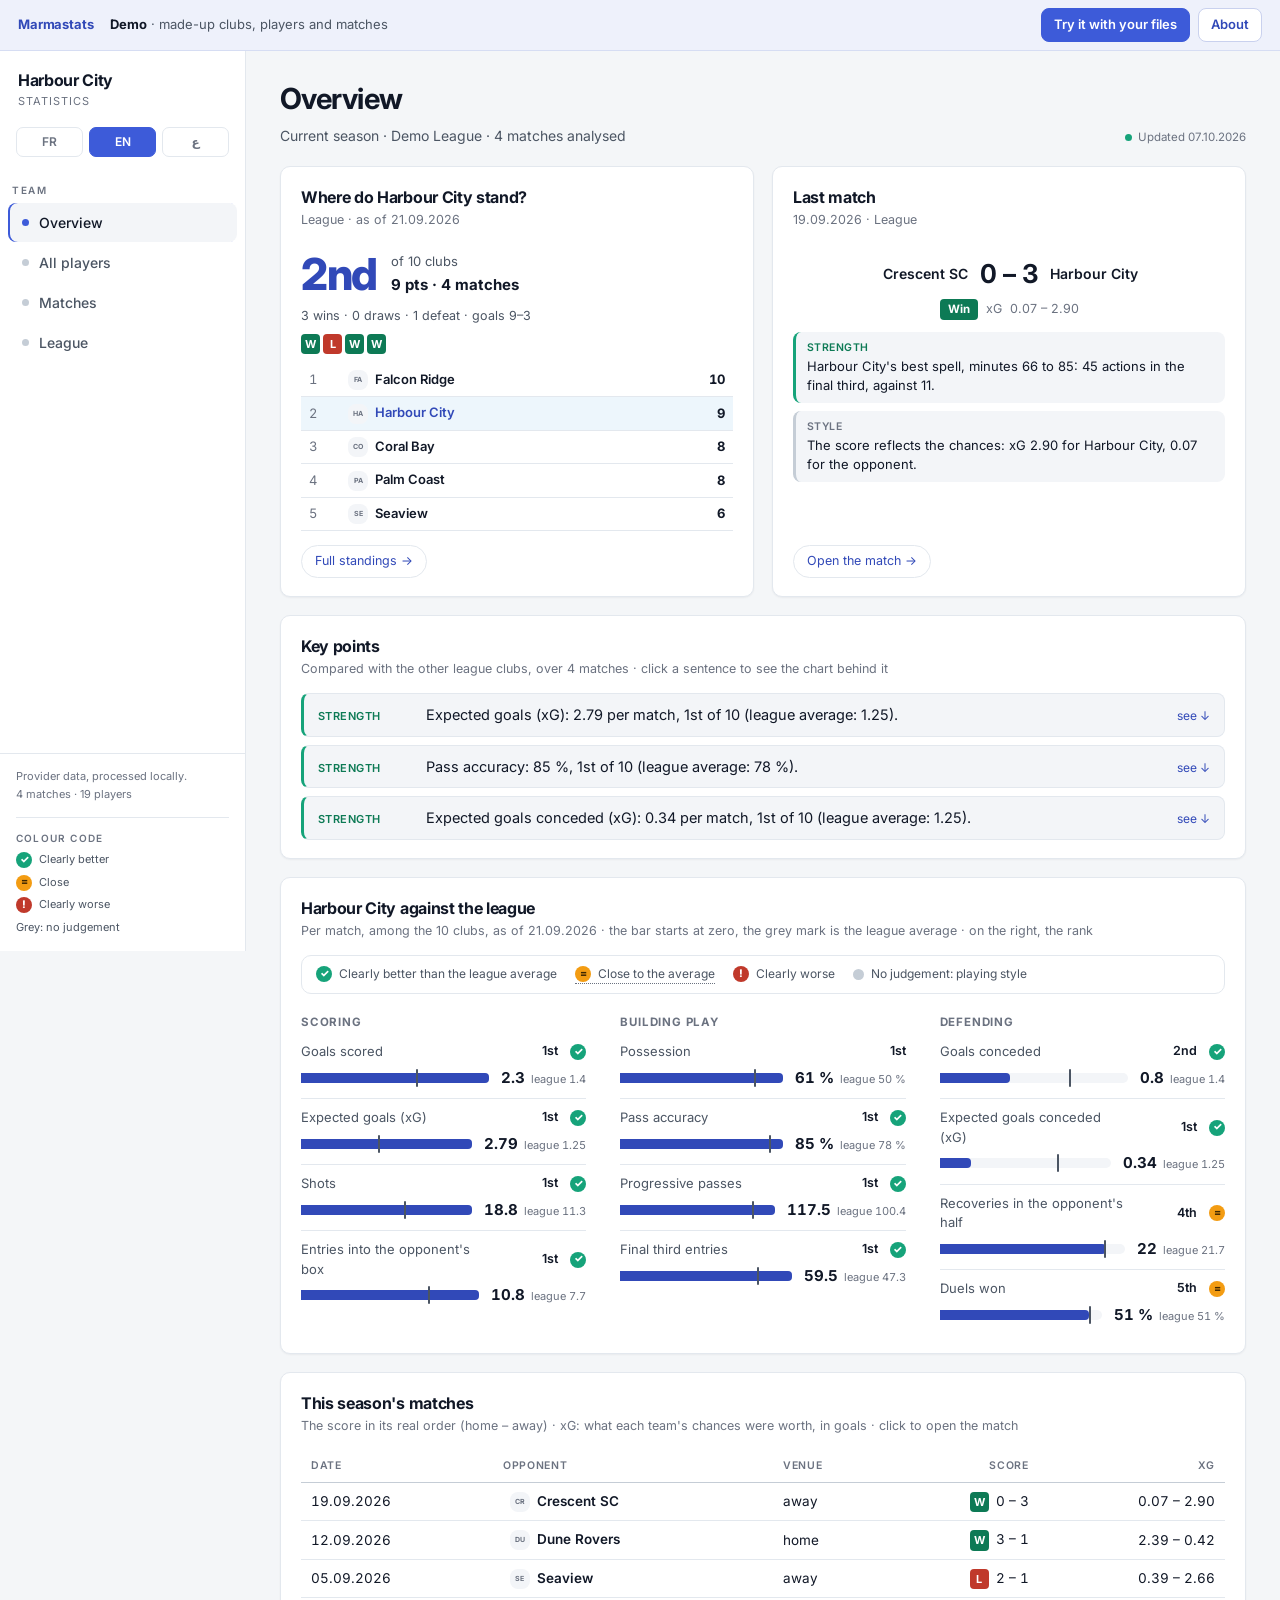
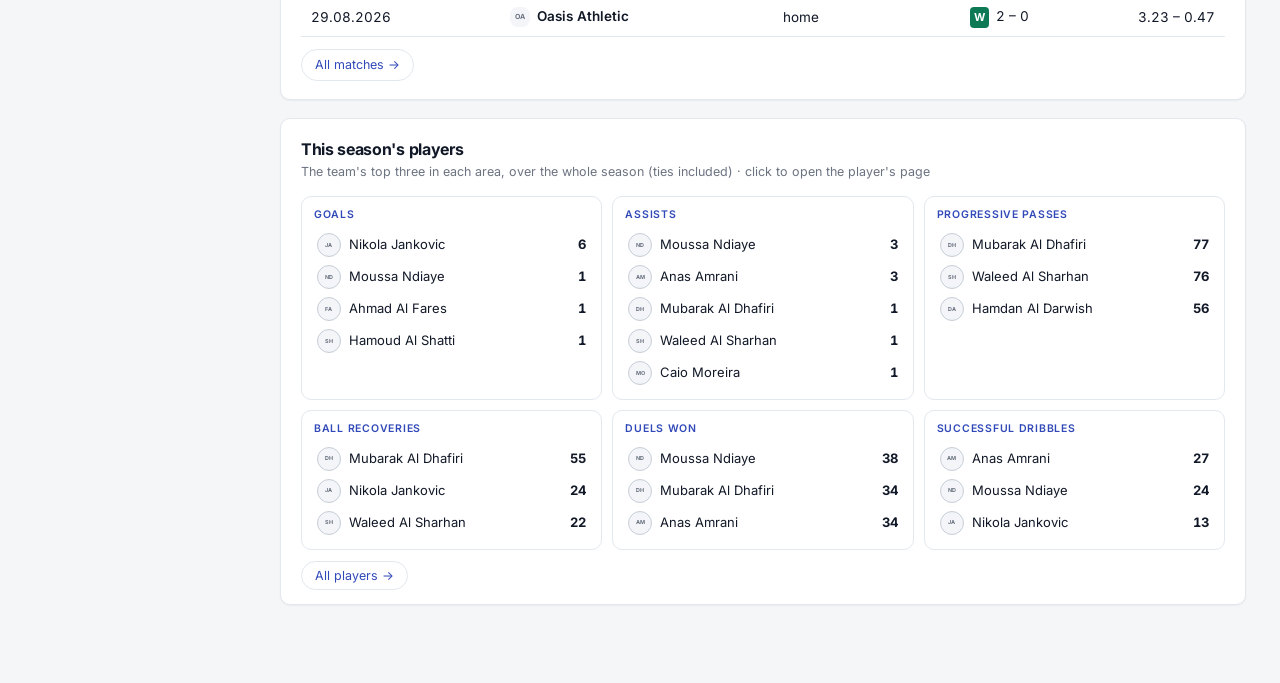
<file: demo/app.html>
<!doctype html>
<html lang="fr" dir="ltr">
<head>
<meta charset="utf-8">
<meta name="viewport" content="width=device-width,initial-scale=1">
<meta name="robots" content="noindex,nofollow">
<title>Statistiques</title>
<link rel="icon" href="data:image/svg+xml,%3Csvg xmlns='http://www.w3.org/2000/svg' viewBox='0 0 32 32'%3E%3Crect width='32' height='32' rx='8' fill='%233d5bd9'/%3E%3Crect x='7' y='9' width='18' height='14' rx='1.5' fill='none' stroke='%23fff' stroke-width='2'/%3E%3Cpath d='M16 9v14' stroke='%23fff' stroke-width='2'/%3E%3Ccircle cx='16' cy='16' r='3' fill='none' stroke='%23fff' stroke-width='2'/%3E%3C/svg%3E">
<link rel="preconnect" href="https://fonts.googleapis.com">
<link rel="preconnect" href="https://fonts.gstatic.com" crossorigin>
<link rel="stylesheet" href="https://fonts.googleapis.com/css2?family=Inter:wght@400;500;600;700&family=Noto+Sans+Arabic:wght@400;500;600;700&display=swap">
<link rel="stylesheet" href="style.css">
<link rel="stylesheet" href="vitrine.css">
</head>
<body>
<header class="topbar">
  <button class="burger" id="burger" aria-label="Menu"><span></span><span></span><span></span></button>
  
  <b class="vt-club">&nbsp;</b>
  <div class="lang">
    <b data-l="fr" class="on">FR</b><b data-l="en">EN</b><b data-l="ar">ع</b>
  </div>
</header>
<div class="voile" id="voile"></div>
<div id="vt-bandeau"></div>
<div class="app">
  <aside class="side">
    <div class="marque">
      
      <div><b class="vt-club">&nbsp;</b><span id="t-titre">Statistiques</span></div>
    </div>
    <div class="lang">
      <b data-l="fr" class="on">FR</b><b data-l="en">EN</b><b data-l="ar">ع</b>
    </div>
    <div class="grp" id="t-equipe">Équipe</div>
    <nav class="nav" id="nav-equipe"></nav>
    <div class="side-bas" id="pied"></div>
  </aside>
  <main class="main" id="vue">
    <div class="vide"><b>Chargement…</b></div>
  </main>
</div>
<script src="config.js"></script>
<script src="vitrine.js"></script>
<script src="app.js"></script>
</body>
</html>
</file>
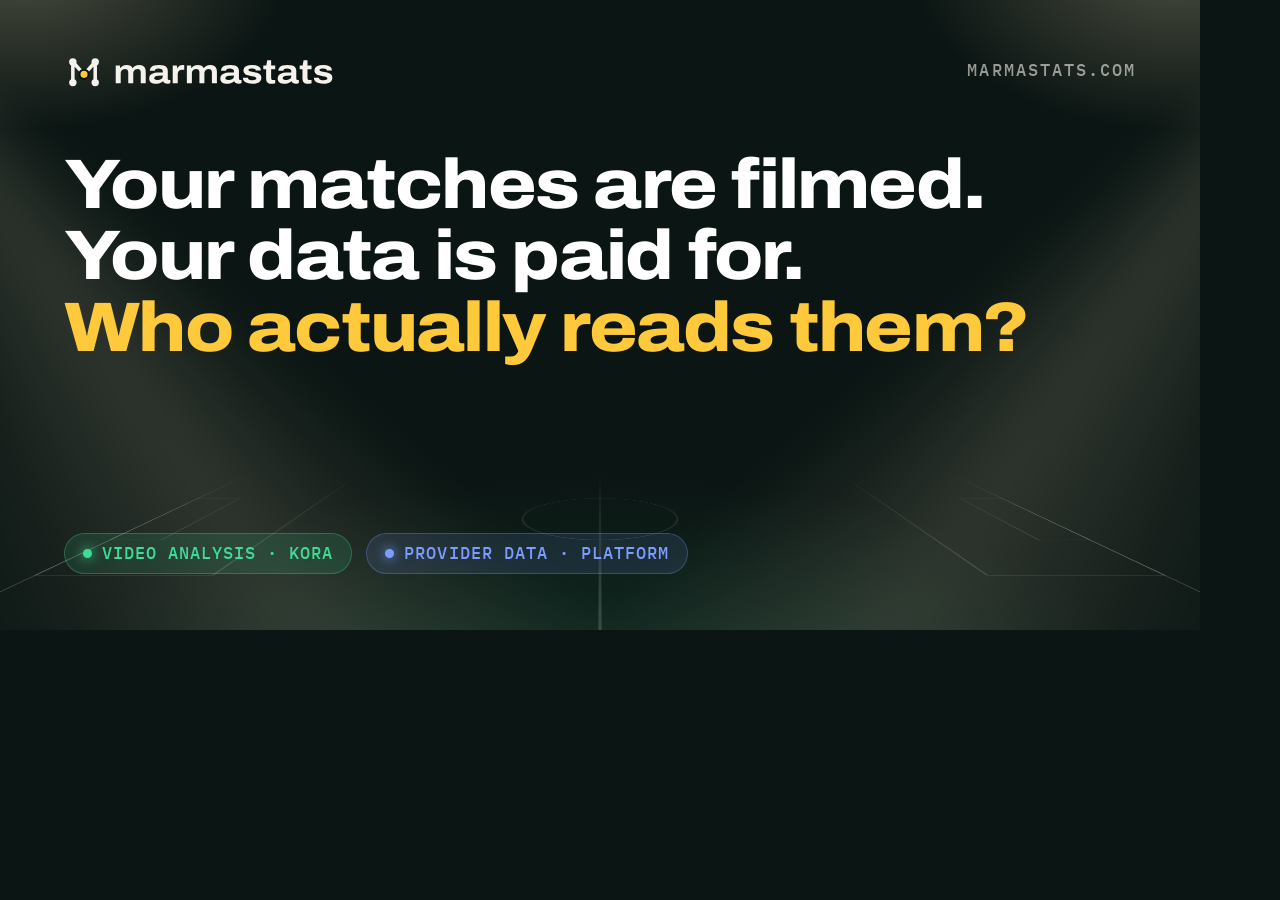
<file: outils/og.html>
<!doctype html>
<!-- Gabarit des images de partage 1200 x 630 (assets/og/og-<langue>.png).
     Rendu par outils/images_partage.py (Chrome sans fenêtre) : og.html?lang=fr -->
<html lang="en">
<head>
<meta charset="utf-8">
<meta name="robots" content="noindex">
<link href="https://fonts.googleapis.com/css2?family=Archivo:wdth,wght@100..112,500..800&family=IBM+Plex+Mono:wght@500&family=Alexandria:wght@700..800&family=IBM+Plex+Sans+Arabic:wght@500&display=block" rel="stylesheet">
<style>
  html, body { margin: 0; width: 1200px; height: 630px; overflow: hidden; background: #0B1513; }
  body { position: relative; font-family: Archivo, sans-serif; color: #fff; isolation: isolate; }
  [dir="rtl"] body, body[dir="rtl"] { font-family: "IBM Plex Sans Arabic", sans-serif; }
  .fx { position: absolute; inset: 0; z-index: -1; overflow: hidden; }
  .fx::before { content: ""; position: absolute; inset: 0; background:
    radial-gradient(380px 240px at 2% -6%, rgba(255, 236, 190, .26), transparent 70%),
    radial-gradient(380px 240px at 98% -6%, rgba(255, 236, 190, .26), transparent 70%),
    radial-gradient(800px 360px at 50% 115%, rgba(61, 220, 151, .14), transparent 70%); }
  .beam { position: absolute; top: -10%; width: 70%; height: 130%; filter: blur(24px); }
  .bl { left: -16%; background: conic-gradient(from 130deg at 0% 0%, transparent 0deg, rgba(255, 240, 205, .15) 14deg, rgba(255, 240, 205, .03) 32deg, transparent 46deg); }
  .br { right: -16%; background: conic-gradient(from 184deg at 100% 0%, transparent 0deg, rgba(255, 240, 205, .03) 14deg, rgba(255, 240, 205, .15) 32deg, transparent 46deg); }
  .pitch { position: absolute; left: 50%; bottom: -20px; width: 1500px; color: rgba(244, 242, 234, .17);
    transform: translateX(-50%) perspective(700px) rotateX(64deg); transform-origin: 50% 100%;
    -webkit-mask-image: linear-gradient(to top, #000 10%, transparent 85%); }
  .logo { position: absolute; top: 52px; left: 64px; height: 40px; }
  [dir="rtl"] .logo { left: auto; right: 64px; }
  .url { position: absolute; top: 62px; right: 64px; font: 500 17px/1 "IBM Plex Mono", monospace; letter-spacing: .12em; color: rgba(244, 242, 234, .6); }
  [dir="rtl"] .url { right: auto; left: 64px; }
  h1 { position: absolute; left: 64px; right: 64px; top: 150px; margin: 0; font-size: 70px; font-weight: 800; font-stretch: 112%; line-height: 1.02; letter-spacing: -.025em; }
  [dir="rtl"] h1 { font-family: Alexandria, sans-serif; font-size: 66px; line-height: 1.24; letter-spacing: 0; top: 136px; }
  h1 em { font-style: normal; color: #FFC93C; }
  .tags { position: absolute; left: 64px; right: 64px; bottom: 56px; display: flex; gap: 14px; }
  .tag { display: inline-flex; align-items: center; gap: 10px; padding: 11px 18px; border-radius: 999px; font: 500 17px/1 "IBM Plex Mono", monospace; letter-spacing: .06em; text-transform: uppercase; }
  [dir="rtl"] .tag { font-family: "IBM Plex Sans Arabic", sans-serif; font-size: 20px; letter-spacing: 0; }
  .tag::before { content: ""; width: 9px; height: 9px; border-radius: 50%; background: currentColor; box-shadow: 0 0 12px currentColor; }
  .tv { color: #3DDC97; background: rgba(61, 220, 151, .12); border: 1px solid rgba(61, 220, 151, .3); }
  .td { color: #7C9CFF; background: rgba(124, 156, 255, .12); border: 1px solid rgba(124, 156, 255, .3); }
</style>
</head>
<body>
  <div class="fx"><span class="beam bl"></span><span class="beam br"></span>
    <svg class="pitch" viewBox="-20 -20 1090 720"><g fill="none" stroke="currentColor" stroke-width="2.4"><rect x="0" y="0" width="1050" height="680"/><path d="M525 0v680"/><circle cx="525" cy="340" r="91.5"/><rect x="0" y="138.5" width="165" height="403"/><rect x="0" y="248.5" width="55" height="183"/><rect x="885" y="138.5" width="165" height="403"/><rect x="995" y="248.5" width="55" height="183"/></g></svg>
  </div>
  <img class="logo" src="../assets/brand/logo-craie.svg" alt="">
  <span class="url">MARMASTATS.COM</span>
  <h1 id="t"></h1>
  <div class="tags"><span class="tag tv" id="v"></span><span class="tag td" id="d"></span></div>
<script src="../i18n.js"></script>
<script>
  const l = new URLSearchParams(location.search).get("lang") || "en";
  const T = window.I18N[l];
  document.documentElement.lang = l;
  if (l === "ar") { document.documentElement.dir = "rtl"; document.body.dir = "rtl"; }
  document.getElementById("t").innerHTML = T["hero.title"];
  document.getElementById("v").textContent = T["door.v.tag"];
  document.getElementById("d").textContent = T["door.d.tag"];
</script>
</body>
</html>
</file>
<file: styles.css>
/* =====================================================================
   MARMASTATS — charte graphique « Sous les projecteurs »
   Nuit (fond sombre) · Craie (fond clair) · Ballon (accent, rare)
   Gazon = Kora, analyse vidéo · Bleu = Plateforme, données fournisseur
   Motifs : lignes de craie, cadres de suivi, schéma de passes, halos.
   Référence complète : charte/index.html
   ===================================================================== */
:root {
  /* couleurs de la marque */
  --nuit: #0B1513;
  --nuit-2: #10201B;
  --nuit-3: #173029;
  --craie: #F4F2EA;
  --craie-2: #FBFAF6;
  --ballon: #FFC93C;
  /* produits : version vive (sur nuit) et version foncée (sur craie) */
  --gazon: #3DDC97;
  --gazon-f: #0B7F53;
  --bleu: #7C9CFF;
  --bleu-f: #2A50D0;
  /* textes et traits */
  --encre: #0B1513;
  --texte: #2A3330;
  --gris: #5A6460;
  --gris-2: #66706B;
  --trait: #DCD8CC;
  --texte-n: #E9E7DF;
  --gris-n: #A3ADA8;
  --trait-n: rgba(244, 242, 234, .12);
  --ambre-f: #7A5900;
  /* typographies */
  --display: "Archivo", "Arial Black", system-ui, sans-serif;
  --body: "Archivo", system-ui, -apple-system, "Segoe UI", sans-serif;
  --mono: "IBM Plex Mono", ui-monospace, "Cascadia Mono", monospace;
  --large: 112%;
  /* mise en page */
  --gutter: max(20px, calc((100% - 1200px) / 2));
  --ease: cubic-bezier(.2, .7, .2, 1);
  --ombre: 0 1px 2px rgba(11, 21, 19, .06), 0 14px 34px -16px rgba(11, 21, 19, .28);
}
[lang="ar"] {
  --display: "Alexandria", "IBM Plex Sans Arabic", system-ui, sans-serif;
  --body: "IBM Plex Sans Arabic", system-ui, sans-serif;
  --mono: "IBM Plex Sans Arabic", system-ui, sans-serif;
  --large: 100%;
}

*, *::before, *::after { box-sizing: border-box; }
html { scroll-behavior: smooth; scroll-padding-top: 72px; -webkit-text-size-adjust: 100%; }
body { margin: 0; font: 400 17px/1.6 var(--body); color: var(--texte); background: var(--craie); overflow-x: hidden; -webkit-font-smoothing: antialiased; }
[lang="ar"] * { letter-spacing: 0 !important; }
img, svg, canvas { display: block; max-width: 100%; }
a { color: inherit; }
h1, h2, h3, h4 { color: var(--encre); text-wrap: balance; font-family: var(--display); font-stretch: var(--large); }
p { text-wrap: pretty; }
[hidden] { display: none !important; }
:focus-visible { outline: 3px solid var(--ballon); outline-offset: 3px; border-radius: 6px; }
::selection { background: var(--ballon); color: var(--nuit); }

/* sections sombres */
.dark { position: relative; background: var(--nuit); color: var(--texte-n); isolation: isolate; }
.dark h1, .dark h2, .dark h3, .dark h4 { color: #fff; }
.grain {
  position: absolute; inset: 0; z-index: -1; pointer-events: none; opacity: .07;
  background-image: url("data:image/svg+xml;utf8,<svg xmlns='http://www.w3.org/2000/svg' width='180' height='180'><filter id='n'><feTurbulence type='fractalNoise' baseFrequency='.85' numOctaves='3' stitchTiles='stitch'/><feColorMatrix values='0 0 0 0 1  0 0 0 0 1  0 0 0 0 1  0 0 0 .6 0'/></filter><rect width='100%' height='100%' filter='url(%23n)'/></svg>");
}

/* cadre de suivi : quatre coins, comme autour d'un joueur suivi */
.brk { position: relative; }
.brk::after {
  --b: 16px; --t: 2px; --c: var(--ballon);
  content: ""; position: absolute; inset: 8px; pointer-events: none; z-index: 2;
  background:
    linear-gradient(var(--c), var(--c)) left top / var(--b) var(--t) no-repeat,
    linear-gradient(var(--c), var(--c)) left top / var(--t) var(--b) no-repeat,
    linear-gradient(var(--c), var(--c)) right top / var(--b) var(--t) no-repeat,
    linear-gradient(var(--c), var(--c)) right top / var(--t) var(--b) no-repeat,
    linear-gradient(var(--c), var(--c)) left bottom / var(--b) var(--t) no-repeat,
    linear-gradient(var(--c), var(--c)) left bottom / var(--t) var(--b) no-repeat,
    linear-gradient(var(--c), var(--c)) right bottom / var(--b) var(--t) no-repeat,
    linear-gradient(var(--c), var(--c)) right bottom / var(--t) var(--b) no-repeat;
  transition: inset .35s var(--ease);
}

/* ---------- navigation (toujours de nuit) ---------- */
.nav {
  position: sticky; top: 0; z-index: 50; height: 68px;
  display: flex; align-items: center; gap: 28px; padding: 0 var(--gutter);
  background: var(--nuit); backdrop-filter: saturate(1.3) blur(14px); -webkit-backdrop-filter: saturate(1.3) blur(14px);
  border-bottom: 1px solid transparent; transition: border-color .25s, background .25s;
}
.nav.scrolled { border-bottom-color: var(--trait-n); background: rgba(11, 21, 19, .88); }
.brand { display: block; flex: none; }
.brand img { height: 30px; width: auto; }
.nav-links { display: flex; gap: 2px; margin-inline-start: auto; }
.nav-links a { display: flex; align-items: center; gap: 9px; padding: 8px 13px; border-radius: 10px; color: var(--gris-n); text-decoration: none; font-weight: 500; font-size: 15px; transition: color .2s, background .2s; }
.nav-links a:hover { color: #fff; background: rgba(255, 255, 255, .06); }
.nl-video::before, .nl-data::before { content: ""; width: 7px; height: 7px; border-radius: 50%; background: var(--gazon); box-shadow: 0 0 10px var(--gazon); }
.nl-data::before { background: var(--bleu); box-shadow: 0 0 10px var(--bleu); }
.nav-end { display: flex; align-items: center; gap: 12px; }
.lang { display: flex; padding: 3px; border-radius: 10px; border: 1px solid var(--trait-n); }
.lang a { display: inline-block; font: 600 12.5px/1 var(--mono); letter-spacing: .04em; padding: 7px 10px; border-radius: 7px; color: var(--gris-n); text-decoration: none; transition: color .2s, background .2s; }
.lang a[lang="ar"] { font-family: "IBM Plex Sans Arabic", sans-serif; font-size: 14px; padding-block: 5px; }
.lang a:hover { color: #fff; }
.lang a[aria-current="page"] { background: rgba(255, 255, 255, .1); color: #fff; }

/* ---------- boutons ---------- */
.btn {
  display: inline-flex; align-items: center; justify-content: center; gap: 10px;
  padding: 14px 22px; border-radius: 12px; border: 1px solid transparent;
  background: var(--nuit); color: #fff; font: 600 15.5px/1.2 var(--body); text-decoration: none; cursor: pointer;
  transition: transform .25s var(--ease), box-shadow .25s var(--ease), background .2s, border-color .2s;
}
.btn:hover { transform: translateY(-2px); }
.btn svg { width: 18px; height: 18px; flex: none; transition: transform .25s var(--ease); }
.btn:hover svg { transform: translateX(3px); }
[dir="rtl"] .btn svg { transform: scaleX(-1); }
[dir="rtl"] .btn:hover svg { transform: scaleX(-1) translateX(3px); }
.btn-small { padding: 9px 15px; font-size: 14px; border-radius: 10px; }
.btn-ballon { background: var(--ballon); color: var(--nuit); }
.btn-ballon:hover { box-shadow: 0 10px 34px -8px rgba(255, 201, 60, .55); }
.btn-video { background: var(--gazon-f); }
.btn-video:hover { box-shadow: 0 12px 30px -10px rgba(11, 127, 83, .6); }
.btn-data { background: var(--bleu-f); }
.btn-data:hover { box-shadow: 0 12px 34px -10px rgba(124, 156, 255, .6); }
.btn-ghost { background: transparent; color: inherit; border-color: var(--trait); }
.dark .btn-ghost { border-color: rgba(244, 242, 234, .22); color: #fff; }
.dark .btn-ghost:hover { border-color: rgba(244, 242, 234, .5); }
.btn-big { padding: 18px 28px; font-size: 18px; border-radius: 14px; }

/* ---------- haut de page : sous les projecteurs ---------- */
.hero { padding: 72px var(--gutter) 84px; text-align: center; overflow: hidden; }
.hero-fx { position: absolute; inset: 0; z-index: -1; overflow: hidden; pointer-events: none; }
.beam { position: absolute; top: -10%; width: 70%; height: 125%; filter: blur(28px); opacity: .9; }
.beam-l { left: -18%; background: conic-gradient(from 130deg at 0% 0%, transparent 0deg, rgba(255, 240, 205, .14) 14deg, rgba(255, 240, 205, .03) 32deg, transparent 46deg); }
.beam-r { right: -18%; background: conic-gradient(from 184deg at 100% 0%, transparent 0deg, rgba(255, 240, 205, .03) 14deg, rgba(255, 240, 205, .14) 32deg, transparent 46deg); }
.hero-fx::before {
  content: ""; position: absolute; inset: 0;
  background:
    radial-gradient(420px 260px at 4% -4%, rgba(255, 236, 190, .22), transparent 70%),
    radial-gradient(420px 260px at 96% -4%, rgba(255, 236, 190, .22), transparent 70%),
    radial-gradient(900px 420px at 50% 112%, rgba(61, 220, 151, .10), transparent 70%);
}
.hero-pitch {
  position: absolute; left: 50%; bottom: -6%; width: min(1500px, 140%); color: rgba(244, 242, 234, .16);
  transform: translateX(-50%) perspective(900px) rotateX(64deg); transform-origin: 50% 100%;
  -webkit-mask-image: linear-gradient(to top, #000 10%, transparent 82%); mask-image: linear-gradient(to top, #000 10%, transparent 82%);
}
.hero-in { position: relative; max-width: 1120px; margin: 0 auto; }
.eyebrow { display: inline-flex; align-items: center; gap: 10px; margin: 0 0 22px; font: 500 12.5px/1.4 var(--mono); letter-spacing: .16em; text-transform: uppercase; color: var(--gris-n); }
.eyebrow::before, .eyebrow::after { content: ""; width: 28px; height: 1px; background: rgba(244, 242, 234, .3); }
.hero h1 { margin: 0 auto; font-size: clamp(36px, 5.6vw, 76px); font-weight: 800; line-height: 1.02; letter-spacing: -.025em; color: #fff; }
[lang="ar"] .hero h1 { line-height: 1.22; font-weight: 800; }
.hero h1 em { font-style: normal; color: var(--ballon); }
.lead { margin: 26px auto 0; max-width: 38em; font-size: clamp(17px, 1.6vw, 20px); color: var(--gris-n); }
.lead b { color: #fff; font-weight: 600; }

.doors { display: grid; grid-template-columns: 1fr 1fr; gap: 22px; margin: 46px auto 0; text-align: start; }
.door {
  --c: var(--gazon); --c-rgb: 61, 220, 151;
  position: relative; display: flex; flex-direction: column; overflow: hidden; padding: 10px;
  background: linear-gradient(180deg, rgba(244, 242, 234, .07), rgba(244, 242, 234, .025));
  border: 1px solid var(--trait-n); border-radius: 24px; color: inherit; text-decoration: none;
  transition: transform .35s var(--ease), border-color .35s, box-shadow .35s var(--ease);
}
.door-data { --c: var(--bleu); --c-rgb: 124, 156, 255; }
.door::before { content: ""; position: absolute; inset: 0 24px auto; height: 1px; background: linear-gradient(90deg, transparent, var(--c), transparent); opacity: .8; }
.door:hover { transform: translateY(-6px); border-color: rgba(var(--c-rgb), .45); box-shadow: 0 34px 80px -34px rgba(var(--c-rgb), .55); }
.door:hover .brk::after { inset: 12px; }
.door-media { display: block; height: 176px; border-radius: 16px; overflow: hidden; flex: none; }
.door-media .door-pic { width: 100%; height: 100%; }
.door-shot { background: var(--craie-2); }
.door-shot img { position: absolute; top: 0; left: 0; width: 100%; height: auto; }
.door-shot.brk::after { --c: var(--bleu-f); }
svg.door-pic { background: #10261D; direction: ltr; }
.dp-grass { fill: #10261D; }
.dp-stripes rect { fill: rgba(255, 255, 255, .035); }
.dp-lines { stroke: rgba(244, 242, 234, .42); stroke-width: 1.3; }
.dp-pass { stroke: var(--craie); stroke-width: 1.4; stroke-dasharray: 4 3; fill: none; opacity: .8; }
.dp-us circle { fill: var(--gazon); }
.dp-them circle { fill: #E9E6DC; }
.dp-track { fill: none; stroke: rgba(244, 242, 234, .45); stroke-width: 1.2; }
.dp-focus { fill: none; stroke: var(--ballon); stroke-width: 1.7; }
.dp-ball { fill: var(--ballon); }
.dp-tag rect, .dp-rec rect, .dp-time rect { fill: rgba(0, 0, 0, .55); }
.dp-tag text, .dp-rec text, .dp-time text { fill: #fff; font: 700 8px/1 "IBM Plex Mono", monospace; }
.dp-tag text, .dp-time text { text-anchor: middle; }
.dp-rec circle { fill: #FF5A4F; }
.door-body { display: flex; flex-direction: column; flex: 1; padding: 18px 14px 8px; }
.door-tag { display: inline-flex; align-items: center; gap: 8px; width: fit-content; font: 500 12.5px/1.3 var(--mono); letter-spacing: .06em; text-transform: uppercase; color: var(--c); }
.door-tag svg { width: 17px; height: 17px; fill: none; stroke: currentColor; stroke-width: 2; stroke-linecap: round; stroke-linejoin: round; }
.door h2 { margin: 10px 0 0; font-size: clamp(22px, 2.2vw, 27px); font-weight: 700; line-height: 1.2; letter-spacing: -.015em; }
.door-facts { display: grid; gap: 10px; margin: 18px 0 0; padding-top: 16px; border-top: 1px solid var(--trait-n); }
.door-facts div { display: grid; grid-template-columns: 108px 1fr; gap: 12px; align-items: baseline; }
.door-facts dt { font: 500 11.5px/1.4 var(--mono); letter-spacing: .1em; text-transform: uppercase; color: var(--gris-n); }
.door-facts dd { margin: 0; font-size: 15.5px; line-height: 1.45; color: var(--texte-n); }
.door-foot { display: flex; align-items: center; justify-content: space-between; gap: 12px; margin-top: auto; padding-top: 20px; }
.door-go { display: inline-flex; align-items: center; font-weight: 600; font-size: 15.5px; color: #fff; white-space: nowrap; }
.door-go::after { content: "→"; margin-inline-start: 8px; color: var(--c); transition: transform .3s var(--ease); }
[dir="rtl"] .door-go::after { content: "←"; }
.door:hover .door-go::after { transform: translateX(5px); }
[dir="rtl"] .door:hover .door-go::after { transform: translateX(-5px); }

.status { display: inline-flex; align-items: center; gap: 7px; padding: 5px 11px; border-radius: 999px; font: 500 11.5px/1.3 var(--mono); letter-spacing: .05em; text-transform: uppercase; white-space: nowrap; }
.status::before { content: ""; width: 6px; height: 6px; border-radius: 50%; background: currentColor; }
.status.live { color: var(--gazon-f); background: rgba(11, 127, 83, .1); }
.status.beta { color: var(--ambre-f); background: rgba(255, 201, 60, .22); }
.status.next { color: var(--gris); border: 1px dashed var(--trait); }
.status.next::before { background: none; border: 1.5px solid currentColor; }
.dark .status.live { color: var(--gazon); background: rgba(61, 220, 151, .12); }
.dark .status.beta { color: var(--ballon); background: rgba(255, 201, 60, .12); }
.dark .status.next { color: var(--gris-n); border-color: rgba(244, 242, 234, .25); }

.trust { display: flex; align-items: center; justify-content: center; gap: 10px; margin: 34px 0 0; color: var(--gris-n); font-size: 15.5px; }
.trust svg { width: 20px; height: 20px; color: var(--ballon); flex: none; }
.trust b { color: #fff; font-weight: 600; }

/* ---------- les deux parties ---------- */
.part { position: relative; padding: 120px var(--gutter); }
.part-video { --c: var(--gazon-f); background: var(--craie); }
.part-data { --c: var(--bleu); }
.part-head { max-width: 940px; }
.part-label { display: flex; align-items: center; gap: 14px; margin: 0; color: var(--c); font: 500 13px/1 var(--mono); letter-spacing: .16em; text-transform: uppercase; }
.part-num { font-weight: 600; }
.part-rule { width: 56px; height: 1px; background: currentColor; opacity: .6; }
.part h2 { margin: 22px 0 16px; font-size: clamp(32px, 4.3vw, 58px); font-weight: 800; line-height: 1.04; letter-spacing: -.025em; }
[lang="ar"] .part h2 { line-height: 1.25; }
.sub { margin: 0; font-size: 18.5px; color: var(--gris); max-width: 44em; }
.dark .sub { color: var(--gris-n); }
.part-cta { display: flex; flex-wrap: wrap; gap: 12px; margin-top: 44px; }

/* vidéo : terrain + points */
.v-grid { display: grid; grid-template-columns: 1.25fr 1fr; gap: 56px; align-items: center; margin-top: 56px; }
.pitch-frame { background: var(--nuit); border-radius: 24px; padding: 18px; color: var(--texte-n); box-shadow: 0 40px 80px -40px rgba(11, 21, 19, .55); }
.pitch-head { display: flex; justify-content: space-between; align-items: center; padding: 0 4px 14px; font: 500 12.5px/1 var(--mono); letter-spacing: .08em; text-transform: uppercase; color: var(--gris-n); }
.live { display: inline-flex; align-items: center; gap: 9px; }
.live i { width: 8px; height: 8px; border-radius: 50%; background: #FF5A4F; box-shadow: 0 0 10px #FF5A4F; animation: blink 1.4s infinite; }
.clock { font-variant-numeric: tabular-nums; direction: ltr; color: #fff; }
.pitch-box { border-radius: 14px; overflow: hidden; background: #0A1F17; }
.pitch-box.brk::after { --c: rgba(255, 201, 60, .85); --b: 14px; inset: 10px; }
#pitch { width: 100%; aspect-ratio: 105 / 68; }
.metrics { display: grid; grid-template-columns: repeat(3, 1fr); gap: 8px; margin-top: 12px; }
.metric { padding: 10px 12px; border-radius: 12px; background: rgba(244, 242, 234, .05); border: 1px solid rgba(244, 242, 234, .06); }
.m-label { display: block; font: 500 11px/1.3 var(--mono); letter-spacing: .08em; text-transform: uppercase; color: var(--gris-n); }
.metric b { font: 700 18px/1.4 "Archivo", sans-serif; font-stretch: 112%; color: #fff; font-variant-numeric: tabular-nums; unicode-bidi: isolate; direction: ltr; display: inline-block; }
.m-line b { color: var(--ballon); }
.feed { list-style: none; margin: 12px 0 0; padding: 0; height: 88px; overflow: hidden; font: 500 12.5px/1 var(--mono); color: rgba(244, 242, 234, .78); }
.feed li { display: flex; gap: 10px; align-items: center; height: 22px; animation: feedIn .5s var(--ease); }
.feed .t { font-variant-numeric: tabular-nums; color: rgba(244, 242, 234, .45); min-width: 44px; direction: ltr; }
.feed .tag { display: inline-block; width: 8px; height: 8px; border-radius: 50%; }
.frame-note { margin: 10px 4px 0; font-size: 12.5px; color: rgba(244, 242, 234, .45); }
@keyframes feedIn { from { opacity: 0; transform: translateY(-6px); } }
@keyframes blink { 50% { opacity: .25; } }

.points { list-style: none; margin: 0; padding: 0; display: grid; gap: 30px; counter-reset: pt; }
.points li { position: relative; padding-inline-start: 46px; counter-increment: pt; }
.points li::before { content: counter(pt, decimal-leading-zero); position: absolute; inset-inline-start: 0; top: 3px; font: 600 13px/1 var(--mono); color: var(--gazon-f); }
.points li::after { content: ""; position: absolute; inset-inline-start: 0; top: 24px; width: 22px; height: 2px; background: var(--gazon-f); opacity: .35; }
.points h3 { margin: 0 0 6px; font-size: 20px; font-weight: 700; line-height: 1.3; }
.points p { margin: 0; color: var(--gris); }

/* vidéo : étapes + carte question */
.how { display: grid; grid-template-columns: 1fr 430px; gap: 72px; align-items: start; margin-top: 110px; }
.how-title { margin: 0 0 30px; font-size: clamp(24px, 2.4vw, 30px); font-weight: 800; letter-spacing: -.015em; }
.steps { list-style: none; margin: 0; padding: 0; position: relative; }
.steps::before, .steps::after { content: ""; position: absolute; inset-inline-start: 19px; top: 20px; width: 2px; background: var(--trait); bottom: 20px; }
.steps::after { background: var(--gazon-f); bottom: auto; height: calc(var(--progress, 0) * (100% - 40px)); }
.step { position: relative; display: flex; gap: 20px; padding: 0 0 32px; }
.step:last-child { padding-bottom: 0; }
.step-n { position: relative; z-index: 1; flex: none; display: grid; place-items: center; width: 40px; height: 40px; border-radius: 50%; background: var(--craie); border: 2px solid var(--trait); font: 600 14px/1 var(--mono); color: var(--gris); transition: background .3s, border-color .3s, color .3s, box-shadow .3s; }
.step.lit .step-n { background: var(--gazon-f); border-color: var(--gazon-f); color: #fff; box-shadow: 0 0 0 6px rgba(11, 127, 83, .12); }
.step h4 { display: flex; flex-wrap: wrap; align-items: center; gap: 10px; margin: 8px 0 6px; font-size: 19px; font-weight: 700; }
.step p { margin: 0; color: var(--gris); }
.pill { padding: 3px 9px; border-radius: 999px; background: rgba(255, 201, 60, .3); color: var(--ambre-f); font: 500 11px/1.3 var(--mono); letter-spacing: .06em; text-transform: uppercase; }

.ask { position: sticky; top: 96px; background: var(--craie-2); border: 1px solid var(--trait); border-radius: 22px; padding: 20px; box-shadow: var(--ombre); }
.ask-top { display: flex; gap: 12px; align-items: center; margin-bottom: 16px; }
.ask-top b { display: block; font-size: 15.5px; color: var(--encre); }
.ask-top small { font: 500 12px/1.4 var(--mono); color: var(--gris-2); }
.ask-avatar { display: grid; place-items: center; width: 40px; height: 40px; border-radius: 12px; background: var(--nuit); color: var(--gazon); font: 800 18px/1 "Archivo", sans-serif; font-stretch: 112%; flex: none; }
.clip { position: relative; border-radius: 14px; overflow: hidden; background: #0A1F17; }
#clip { width: 100%; aspect-ratio: 16 / 9; }
.clip-time { position: absolute; bottom: 9px; inset-inline-start: 9px; padding: 4px 8px; border-radius: 6px; background: rgba(0, 0, 0, .6); color: #fff; font: 500 12px/1 var(--mono); direction: ltr; }
.clip-play { position: absolute; top: 11px; inset-inline-end: 11px; width: 9px; height: 9px; border-radius: 50%; background: #FF5A4F; box-shadow: 0 0 10px #FF5A4F; animation: blink 1.4s infinite; }
.ask-q { margin: 18px 0 14px; font: 700 20px/1.3 var(--display); font-stretch: var(--large); color: var(--encre); }
.ask-btns { display: grid; grid-template-columns: repeat(3, 1fr); gap: 8px; }
.ask-btns button { padding: 11px 6px; border-radius: 11px; border: 1px solid var(--trait); background: #fff; color: var(--encre); font: 600 14px/1.25 var(--body); cursor: pointer; transition: background .2s, transform .2s, border-color .2s; }
.ask-btns button:hover { border-color: var(--encre); transform: translateY(-1px); }
.ask-btns button.chosen { background: var(--nuit); border-color: var(--nuit); color: #fff; }
.ask-btns button.suggested { border-color: var(--gazon-f); box-shadow: 0 0 0 3px rgba(11, 127, 83, .16); }
.ask-done { display: flex; gap: 8px; align-items: flex-start; margin: 14px 0 0; color: var(--gazon-f); font-size: 14.5px; animation: feedIn .5s var(--ease); }
.ask-done svg { width: 20px; height: 20px; flex: none; }

/* données : captures */
.browser-wrap { position: relative; margin-top: 64px; }
.browser-wrap::before { content: ""; position: absolute; inset: 8% 6% -6%; z-index: -1; background: radial-gradient(closest-side, rgba(124, 156, 255, .38), transparent); filter: blur(40px); }
.browser { border: 1px solid rgba(244, 242, 234, .14); border-radius: 18px; overflow: hidden; background: var(--nuit-2); box-shadow: 0 50px 100px -40px rgba(0, 0, 0, .8); }
.browser-wrap.brk::after { --c: var(--bleu); --b: 22px; inset: -14px; }
.browser-bar { display: flex; align-items: center; gap: 18px; padding: 11px 14px; border-bottom: 1px solid rgba(244, 242, 234, .1); }
.dots { display: flex; gap: 7px; }
.dots i { width: 10px; height: 10px; border-radius: 50%; background: rgba(244, 242, 234, .18); }
.tabs { display: flex; gap: 4px; }
.tabs button { padding: 7px 15px; border: 0; border-radius: 9px; background: none; color: var(--gris-n); font: 500 12.5px/1.2 var(--mono); letter-spacing: .06em; text-transform: uppercase; cursor: pointer; }
[lang="ar"] .tabs button { font-size: 14px; }
.tabs button[aria-selected="true"] { background: rgba(124, 156, 255, .16); color: #fff; }
.shots { position: relative; aspect-ratio: 1440 / 1000; background: #fff; }
.shots img { position: absolute; inset: 0; width: 100%; height: 100%; object-fit: cover; object-position: top; opacity: 0; transition: opacity .6s var(--ease); }
.shots img.on { opacity: 1; }
.shot-cap { margin: 22px 0 0; color: var(--gris-n); font-size: 15.5px; }
.muted { color: rgba(244, 242, 234, .45); }

/* données : sources */
.sources { margin-top: 96px; }
.sources h3 { margin: 0 0 22px; font-size: clamp(22px, 2.2vw, 28px); font-weight: 800; letter-spacing: -.015em; }
.src-grid { display: grid; grid-template-columns: repeat(3, 1fr); gap: 16px; }
.src { padding: 24px; border-radius: 20px; background: linear-gradient(180deg, rgba(244, 242, 234, .06), rgba(244, 242, 234, .02)); border: 1px solid var(--trait-n); }
.src h4 { margin: 18px 0 8px; font: 800 24px/1.15 "Archivo", sans-serif; font-stretch: 112%; letter-spacing: -.015em; color: #fff; }
.src h4 small { font: 500 12px/1 "IBM Plex Mono", monospace; letter-spacing: .08em; text-transform: uppercase; color: var(--gris-n); margin-inline-start: 4px; }
.src p { margin: 0; color: var(--gris-n); font-size: 15.5px; }
.src-next { background: transparent; border-style: dashed; border-color: rgba(244, 242, 234, .2); }
.src-note { margin: 18px 0 0; font-size: 13px; color: rgba(244, 242, 234, .4); }

/* ---------- comparaison + Claude ---------- */
.section { padding: 120px var(--gutter); }
.compare-sec { background: var(--craie); }
.compare-sec > h2 { margin: 0 0 34px; text-align: center; font-size: clamp(30px, 3.6vw, 48px); font-weight: 800; line-height: 1.1; letter-spacing: -.025em; }
.compare { max-width: 1080px; margin: 0 auto; border: 1px solid var(--trait); border-radius: 22px; overflow: hidden; background: var(--craie-2); box-shadow: var(--ombre); }
.cmp-row { display: grid; grid-template-columns: 210px 1fr 1fr; border-top: 1px solid var(--trait); }
.cmp-row:first-child { border-top: 0; }
.cmp-row > span { padding: 18px 22px; }
.cmp-row [role="rowheader"] { font: 500 12px/1.5 var(--mono); letter-spacing: .1em; text-transform: uppercase; color: var(--gris); background: rgba(220, 216, 204, .25); display: flex; align-items: center; }
[lang="ar"] .cmp-row [role="rowheader"] { font-size: 14.5px; font-weight: 600; }
.cmp-head > span { font: 800 18px/1.3 var(--display); font-stretch: var(--large); letter-spacing: -.01em; }
.cmp-head .c-video { color: var(--gazon-f); box-shadow: inset 0 3px 0 var(--gazon-f); }
.cmp-head .c-data { color: var(--bleu-f); box-shadow: inset 0 3px 0 var(--bleu-f); }

.faq { max-width: 880px; margin: 110px auto 0; }
.faq h2 { margin: 0 0 28px; text-align: center; font-size: clamp(28px, 3.2vw, 42px); font-weight: 800; line-height: 1.1; letter-spacing: -.025em; }
.faq details { border-top: 1px solid var(--trait); }
.faq details:last-of-type { border-bottom: 1px solid var(--trait); }
.faq summary { display: flex; justify-content: space-between; align-items: center; gap: 18px; padding: 22px 4px; cursor: pointer; list-style: none; font: 700 19px/1.35 var(--display); font-stretch: var(--large); color: var(--encre); }
.faq summary::-webkit-details-marker { display: none; }
.faq summary::after { content: "+"; flex: none; display: grid; place-items: center; width: 34px; height: 34px; border-radius: 50%; border: 1px solid var(--trait); font: 500 20px/1 var(--mono); color: var(--gazon-f); transition: transform .3s var(--ease), background .2s, color .2s; }
.faq summary:hover::after { border-color: var(--encre); }
.faq details[open] summary::after { transform: rotate(45deg); background: var(--nuit); border-color: var(--nuit); color: var(--ballon); }
.faq details p { margin: -4px 4px 26px; max-width: 46em; color: var(--gris); font-size: 17px; }
.claude { display: flex; gap: 24px; align-items: flex-start; max-width: 1080px; margin: 56px auto 0; padding: 30px; border: 1px solid var(--trait); border-radius: 22px; background: transparent; }
.claude-mark { flex: none; display: grid; place-items: center; width: 58px; height: 58px; border-radius: 16px; background: var(--craie-2); border: 1px solid var(--trait); color: #C96442; }
.claude-mark svg { width: 30px; height: 30px; }
.kicker { margin: 0 0 8px; font: 500 12px/1.4 var(--mono); letter-spacing: .14em; text-transform: uppercase; color: var(--gris-2); }
.claude h3 { margin: 0 0 8px; font-size: 24px; font-weight: 800; letter-spacing: -.015em; }
.claude p { margin: 0; color: var(--gris); }

/* ---------- contact + pied de page ---------- */
.contact { padding: 130px var(--gutter) 110px; overflow: hidden; text-align: center; }
.cta { position: relative; max-width: 820px; margin: 0 auto; }
.cta-mark { width: 56px; height: 56px; margin: 0 auto 26px; }
.cta h2 { margin: 0 0 14px; font-size: clamp(34px, 5vw, 68px); font-weight: 800; line-height: 1.04; letter-spacing: -.025em; }
[lang="ar"] .cta h2 { line-height: 1.25; }
.cta .sub { margin: 0 auto 36px; }
.cta .btn-big { max-width: 100%; }
.cta .btn-big span { overflow-wrap: anywhere; }
.foot { display: flex; flex-wrap: wrap; align-items: center; justify-content: space-between; gap: 18px 28px; padding: 30px var(--gutter) 44px; border-top: 1px solid var(--trait-n); color: var(--gris-n); font-size: 14px; }
.foot img { height: 24px; width: auto; }
.foot-links { display: flex; flex-wrap: wrap; gap: 10px 26px; }
.foot a { color: var(--texte-n); text-decoration: none; }
.foot a:hover { color: var(--ballon); }

/* ---------- apparition ---------- */
.js .reveal { opacity: 0; transform: translateY(22px); transition: opacity .8s var(--ease), transform .8s var(--ease); transition-delay: var(--d, 0s); }
.js .reveal.in { opacity: 1; transform: none; }
.js .door.reveal.in:hover { transform: translateY(-6px); }

/* ---------- écrans étroits ---------- */
@media (max-width: 1180px) {
  .nav-links { display: none; }
  .nav-end { margin-inline-start: auto; }
}
@media (max-width: 1020px) {
  .doors, .v-grid, .how, .src-grid { grid-template-columns: 1fr; }
  .how { gap: 44px; margin-top: 80px; }
  .ask { position: relative; top: 0; max-width: 520px; }
  .cmp-row { grid-template-columns: 1fr 1fr; }
  .cmp-row [role="rowheader"] { grid-column: 1 / -1; padding-block: 12px; }
  .cmp-head > span:first-child { display: none; }
}
@media (max-width: 560px) {
  body { font-size: 16px; }
  .nav { gap: 12px; height: 60px; }
  .brand img { height: 24px; }
  .nav .btn-small { display: none; }
  .hero { padding-top: 44px; padding-bottom: 56px; }
  .eyebrow::before, .eyebrow::after { width: 14px; }
  .part, .section { padding-top: 80px; padding-bottom: 80px; }
  .door-media { height: 150px; }
  .door-facts div { grid-template-columns: 1fr; gap: 2px; }
  .door-foot { flex-wrap: wrap; }
  .metric { padding: 8px; }
  .metric b { font-size: 15px; }
  .feed { display: none; }
  .browser-bar { gap: 10px; }
  .dots { display: none; }
  .browser-wrap.brk::after { inset: -8px; --b: 14px; }
  .cmp-row > span { padding: 13px 15px; font-size: 15.5px; }
  .claude { flex-direction: column; padding: 22px; }
  .contact { padding-top: 90px; padding-bottom: 80px; }
  .btn-big { font-size: 16px; padding: 15px 18px; }
  .foot { justify-content: center; text-align: center; }
  .foot-links { justify-content: center; }
}
@media (prefers-reduced-motion: reduce) {
  html { scroll-behavior: auto; }
  *, *::before, *::after { animation: none !important; transition: none !important; }
  .js .reveal { opacity: 1; transform: none; }
}
</file>
<file: demo/style.css>
:root{color-scheme:light;--fond:#f4f6f8;--fond-2:#ffffff;--carte:#ffffff;--carte-2:#f3f5f8;--bord:#e3e8ee;--bord-clair:#c5cdd6;--texte:#111827;--texte-2:#4b5563;--texte-3:#6b7280;--club:#3d5bd9;--club-clair:#3149b8;--nous:#4c6ef5;--eux:#9aa4af;--eux-f:#6b7785;--bon:#16a37a;--moyen:#f39c12;--faible:#c0392b;--bon-t:#0d7a55;--moyen-t:#9a5b00;--faible-t:#b0352a;--bon-f:rgba(22,163,122,.13);--moyen-f:rgba(243,156,18,.17);--faible-f:rgba(192,57,43,.11);--vert:var(--bon);--rouge:var(--faible);--pelouse:#eef2f5;--ligne:#c3ccd5;--ombre:0 1px 2px rgba(15,23,42,.05);--r:10px}*{box-sizing:border-box}html,body{margin:0;height:100%}body{background:var(--fond);color:var(--texte);font-family:"Inter",system-ui,-apple-system,"Segoe UI",sans-serif;font-size:15px;line-height:1.5;-webkit-font-smoothing:antialiased}a{color:inherit;text-decoration:none}h1,h2,h3{margin:0;font-weight:700;letter-spacing:-.02em}.app{display:grid;grid-template-columns:246px minmax(0,1fr);min-height:100vh}.side{background:var(--fond-2);border-right:1px solid var(--bord);display:flex;flex-direction:column;position:sticky;top:0;height:100vh;overflow-y:auto}.marque{display:flex;align-items:center;gap:11px;padding:20px 18px 16px}.marque img{width:38px;height:38px;object-fit:contain;border-radius:7px;background:#fff;padding:3px;border:1px solid var(--bord)}.marque b{font-size:16px;letter-spacing:-.02em;display:block;line-height:1.15}.marque span{font-size:11px;color:var(--texte-3);letter-spacing:.09em;text-transform:uppercase}.grp{padding:14px 12px 4px;font-size:10px;letter-spacing:.15em;text-transform:uppercase;color:var(--texte-3);font-weight:600}.nav a{display:flex;align-items:center;gap:10px;padding:9px 14px;margin:1px 8px;border-radius:8px;color:var(--texte-2);font-size:14px;font-weight:500}.nav a:hover{background:var(--carte);color:var(--texte)}.nav a.on{background:var(--carte-2);color:var(--texte);box-shadow:inset 2px 0 0 var(--club)}.nav a .p{width:7px;height:7px;border-radius:50%;background:var(--bord-clair);flex:none}.nav a.on .p{background:var(--club)}.side-bas{margin-top:auto;padding:14px 16px;border-top:1px solid var(--bord);font-size:11px;color:var(--texte-3);line-height:1.6}.main{padding:26px 34px 60px;min-width:0}.entete{display:flex;justify-content:space-between;align-items:flex-end;gap:20px;flex-wrap:wrap;margin-bottom:20px}.entete h1{font-size:29px}.entete .sous{color:var(--texte-2);font-size:14px;margin-top:5px}.maj{font-size:11.5px;color:var(--texte-3)}.maj i{display:inline-block;width:7px;height:7px;border-radius:50%;background:var(--vert);margin-right:6px}.carte{background:var(--carte);border:1px solid var(--bord);border-radius:var(--r);padding:18px 20px;margin-bottom:18px;box-shadow:var(--ombre)}.carte h2{font-size:16px;margin-bottom:2px}.carte .lg{font-size:12.5px;color:var(--texte-3);margin-bottom:14px}.kpi{display:grid;grid-template-columns:repeat(auto-fit,minmax(132px,1fr));gap:10px;margin-bottom:18px}.kpi div{background:var(--carte);border:1px solid var(--bord);border-radius:var(--r);padding:13px 15px;box-shadow:var(--ombre)}.kpi b{display:block;font-size:26px;font-weight:700;letter-spacing:-.03em;font-variant-numeric:tabular-nums;line-height:1.15}.kpi span{font-size:11.5px;color:var(--texte-3)}.kpi span i{display:block;font-style:normal;font-size:10.5px;color:var(--texte-3);opacity:.72;margin-top:2px;font-variant-numeric:tabular-nums}.kpi .a b{color:var(--club-clair)}.kpi b .jg{margin-inline-start:8px;vertical-align:5px}table{width:100%;border-collapse:collapse;font-size:13.5px}th,td{padding:8px 10px;text-align:right;white-space:nowrap;font-variant-numeric:tabular-nums;border-bottom:1px solid var(--bord)}th{font-size:10.5px;letter-spacing:.07em;text-transform:uppercase;color:var(--texte-3);font-weight:600;border-bottom:1px solid var(--bord-clair)}th.g,td.g{text-align:left}tbody tr{cursor:pointer}tbody tr:hover{background:var(--carte-2)}td.nom{font-weight:600}td.num{color:var(--texte-3)}.tw{overflow-x:auto}.duo{display:grid;grid-template-columns:1fr 1fr;gap:18px}.duo>*,.trio>*{min-width:0}.trio{display:grid;grid-template-columns:repeat(3,1fr);gap:18px}@media (max-width:1080px){.duo,.trio{grid-template-columns:1fr}}.cmp{display:grid;grid-template-columns:52px 1fr minmax(170px,260px) 1fr 52px;align-items:center;gap:9px;padding:6px 0;border-bottom:1px solid var(--bord)}.cmp:last-child{border-bottom:none}.cmp .v{font-size:15px;font-weight:600;font-variant-numeric:tabular-nums}.cmp .v{color:var(--texte-2)}.cmp .v.b{text-align:right}.cmp .l{text-align:center;font-size:12.5px;color:var(--texte-2)}.cmp .bar{height:6px;background:var(--carte-2);border-radius:3px;position:relative;overflow:hidden}.cmp .bar i{position:absolute;top:0;bottom:0;display:block;border-radius:3px}.cmp .bar i.a{right:0}.cmp .bar i.b{left:0}.cmp .bar i.neutre{background:var(--bord-clair)}.cmp .bar i.haut{background:var(--bon)}.cmp .bar i.moyen{background:var(--moyen)}.cmp .bar i.bas{background:var(--faible)}.cmp .v.neutre{color:var(--texte-2)}.cmp .v.haut,.cmp .v.moyen,.cmp .v.bas{color:var(--texte)}.cmp .l .jg{margin:0 6px}.leg.code{margin:0 0 14px;padding:9px 14px;background:var(--carte);border:1px solid var(--bord);border-radius:var(--r)}.pitch{width:100%;max-width:620px;height:auto;display:block;margin:0 auto}.leg{display:flex;gap:8px 18px;flex-wrap:wrap;font-size:12px;color:var(--texte-2);margin-top:10px}.leg span{display:flex;align-items:center;gap:7px}.leg i{width:11px;height:11px;border-radius:50%;display:block}.leg i.o{background:none;border:1.6px solid currentColor}.leg i.creux{background:none!important;border:1.6px solid}.leg i.anneau{box-shadow:0 0 0 1.5px var(--carte),0 0 0 3px currentColor}.liste a{display:grid;grid-template-columns:78px 1fr auto auto;align-items:center;gap:14px;padding:12px 14px;border:1px solid var(--bord);border-radius:var(--r);margin-bottom:8px;background:var(--carte)}.liste a:hover{background:var(--carte-2);border-color:var(--bord-clair)}.liste .d{font-size:12px;color:var(--texte-3);font-variant-numeric:tabular-nums}.liste .o{font-weight:600}.liste .lieu{font-size:11px;color:var(--texte-3);margin-left:7px;border:1px solid var(--bord-clair);border-radius:4px;padding:1px 5px}.liste .sc{font-size:17px;font-weight:700;font-variant-numeric:tabular-nums}.liste .sc{display:flex;align-items:center;gap:7px}.liste .sc.g{color:var(--bon-t)}.liste .sc.p{color:var(--faible-t)}.liste .sc.n{color:var(--moyen-t)}.liste .plus{font-size:12px;color:var(--texte-3)}.puce{display:inline-block;font-size:11px;padding:2px 8px;border-radius:20px;border:1px solid var(--bord-clair);color:var(--texte-2)}.note{font-size:12.5px;color:var(--texte-3);line-height:1.65;max-width:78ch}.note b{color:var(--texte-2)}.vide{text-align:center;padding:70px 20px;color:var(--texte-3)}.vide b{display:block;font-size:17px;color:var(--texte-2);margin-bottom:6px}.lang{display:flex;gap:6px;padding:0 16px 12px}.lang b{flex:1;text-align:center;padding:5px 0;border-radius:7px;font-size:12px;font-weight:600;color:var(--texte-3);background:var(--carte);border:1px solid var(--bord);cursor:pointer;user-select:none}.lang b:hover{color:var(--texte)}.lang b.on{background:var(--club);border-color:var(--club);color:#fff}html[dir=rtl] body{font-family:"Noto Sans Arabic","Inter",system-ui,sans-serif}html[dir=rtl] .side{border-right:none;border-left:1px solid var(--bord)}html[dir=rtl] .nav a.on{box-shadow:inset -2px 0 0 var(--club)}html[dir=rtl] th.g,html[dir=rtl] td.g{text-align:right}html[dir=rtl] th,html[dir=rtl] td{text-align:left}html[dir=rtl] .cmp .v.a{text-align:right}html[dir=rtl] .cmp .v.b{text-align:left}html[dir=rtl] .cmp .bar i.a{right:auto;left:0}html[dir=rtl] .cmp .bar i.b{left:auto;right:0}html[dir=rtl] .lst div{flex-direction:row-reverse}html[dir=rtl] .pitch{direction:ltr}h2.sec{font-size:20px;margin:30px 0 3px}.sec-lg{color:var(--texte-3);font-size:13px;margin-bottom:14px;max-width:80ch}.cmp.tete{border-bottom:1px solid var(--bord-clair);padding-bottom:8px;margin-bottom:4px}.cmp .nomEq{font-size:13px;font-weight:600}.cmp.tete .v.a{text-align:left}.cmp .nomEq{color:var(--texte)}.lst{display:grid;grid-template-columns:repeat(auto-fill,minmax(220px,1fr));gap:1px;background:var(--bord);border:1px solid var(--bord);border-radius:8px;overflow:hidden}.lst div{background:var(--carte);padding:9px 13px;display:flex;align-items:baseline;gap:10px}.lst b{font-size:18px;font-weight:700;font-variant-numeric:tabular-nums;min-width:34px}.lst span{font-size:12.5px;color:var(--texte-2);line-height:1.35}.carte.large{padding:20px 22px}.carte.large .pitch{max-width:660px;margin:0 auto}.filtre{display:flex;flex-wrap:wrap;gap:6px;margin:0 0 16px}.filtre b{font-size:12.5px;font-weight:600;padding:6px 13px;border-radius:20px;border:1px solid var(--bord);background:var(--carte);color:var(--texte-2);cursor:pointer;user-select:none;white-space:nowrap}.filtre b:hover{border-color:var(--bord-clair);color:var(--texte)}.filtre b.on{background:var(--club);border-color:var(--club);color:#fff}.choixM{font-size:12.5px;font-weight:600;padding:6px 30px 6px 13px;border-radius:20px;border:1px solid var(--bord);background:var(--carte);color:var(--texte-2);cursor:pointer;appearance:none;max-width:min(300px,60vw);background-image:linear-gradient(45deg,transparent 50%,currentColor 50%),linear-gradient(135deg,currentColor 50%,transparent 50%);background-size:5px 5px,5px 5px;background-repeat:no-repeat;background-position:calc(100% - 15px) 13px,calc(100% - 10px) 13px}.choixM:hover{border-color:var(--bord-clair);color:var(--texte)}.choixM.on{background-color:var(--club);border-color:var(--club);color:#fff}.choixM option{background:var(--carte);color:var(--texte)}html[dir=rtl] .choixM{padding:6px 13px 6px 30px;background-position:15px 13px,20px 13px}tbody tr.sel{background:var(--carte-2);box-shadow:inset 2px 0 0 var(--club)}html[dir=rtl] tbody tr.sel{box-shadow:inset -2px 0 0 var(--club)}.gestes{display:flex;flex-direction:column;gap:2px}.ge{display:grid;grid-template-columns:120px minmax(0,1fr) 62px 46px;align-items:center;gap:12px;padding:7px 0;border-bottom:1px solid var(--bord)}.ge:last-child{border-bottom:none}.gl{font-size:13px;color:var(--texte-2)}.gb{display:flex;height:7px;border-radius:4px;overflow:hidden;background:var(--carte-2)}.gb i{display:block;height:100%}.gb i.ok{background:var(--bon)}.gb i.ko{background:var(--faible)}.gn{font-size:13px;font-weight:600;text-align:end;font-variant-numeric:tabular-nums}.gn i{font-style:normal;font-weight:400;color:var(--texte-3);font-size:11.5px}.gp{font-size:13px;font-weight:600;text-align:end;font-variant-numeric:tabular-nums;color:var(--texte-2)}.ge.maigre{opacity:.55}.astuce{font-size:11.5px;color:var(--texte-3);margin:0 0 8px}th.tri{cursor:pointer;user-select:none;white-space:nowrap}html[dir=rtl] th.tri{white-space:normal;line-height:1.25}th.tri:hover{color:var(--texte)}th.tri:focus-visible{outline:2px solid var(--club);outline-offset:-2px;border-radius:4px}th.tri.actif{color:var(--club-clair)}th.tri i{font-style:normal;font-size:8px;margin-left:4px;vertical-align:1px;display:inline-block;min-width:8px}html[dir=rtl] th.tri i{margin-left:0;margin-right:4px}.bulle{position:fixed;z-index:80;max-width:290px;padding:9px 12px;border-radius:8px;background:var(--carte);border:1px solid var(--bord-clair);color:var(--texte-2);font-size:12.5px;line-height:1.5;font-weight:400;text-align:start;box-shadow:0 8px 26px rgba(15,23,42,.16);pointer-events:none;opacity:0;transform:translateY(-3px);transition:opacity .12s ease,transform .12s ease;text-transform:none;letter-spacing:0}.bulle.on{opacity:1;transform:none}@media (prefers-reduced-motion:reduce){.bulle{transition:none}}.terC{display:grid;grid-template-columns:62px minmax(0,1fr);gap:8px;align-items:stretch}.terC .pitch{max-width:none;margin:0}.terC-e{display:flex;flex-direction:column;justify-content:space-between;padding:4.05% 0;text-align:end}.terC-e span{flex:1;display:flex;flex-direction:column;justify-content:center;gap:1px}.terC-e b{font-size:15px;font-weight:700;color:var(--texte);font-variant-numeric:tabular-nums;line-height:1}.terC-e i{font-style:normal;font-size:10px;color:var(--texte-3);line-height:1.15}@media (max-width:600px){.terC{grid-template-columns:48px minmax(0,1fr);gap:6px}.terC-e b{font-size:13px}.terC-e i{font-size:9px}}table.cou td b{display:block;font-size:15px;font-weight:700;font-variant-numeric:tabular-nums}table.cou td i{display:block;font-style:normal;font-size:11px;color:var(--texte-3);margin-top:1px}table.cou td{text-align:center;padding:7px 8px}table.cou th{text-align:center}table.cou td.g,table.cou th.g{text-align:left;color:var(--texte-2);font-size:12.5px;white-space:nowrap}table.cou tbody tr{cursor:default}table.cou tbody tr:hover{background:none}.cmpj{display:flex;align-items:center;gap:9px;margin:2px 0 4px}.cmpj span{font-size:11px;letter-spacing:.09em;text-transform:uppercase;color:var(--texte-3);font-weight:600}.choixJ{font-size:12.5px;font-weight:600;padding:5px 28px 5px 11px;border-radius:20px;border:1px solid var(--bord);background:var(--carte-2);color:var(--texte-2);cursor:pointer;appearance:none;max-width:min(280px,60vw);background-image:linear-gradient(45deg,transparent 50%,currentColor 50%),linear-gradient(135deg,currentColor 50%,transparent 50%);background-size:5px 5px,5px 5px;background-repeat:no-repeat;background-position:calc(100% - 14px) 12px,calc(100% - 9px) 12px}.choixJ:hover{border-color:var(--bord-clair);color:var(--texte)}.choixJ option{background:var(--carte);color:var(--texte)}html[dir=rtl] .choixJ{padding:5px 11px 5px 28px;background-position:14px 12px,19px 12px}table.vs{width:100%;border-collapse:collapse;font-size:12px}table.vs td{padding:3px 4px;border:none;font-variant-numeric:tabular-nums}table.vs .ax{text-align:center;font-size:11px;color:var(--texte-2);white-space:nowrap;padding:3px 7px}table.vs .v1{text-align:right;font-weight:700;color:var(--club-clair);width:34px}table.vs .v2{text-align:left;font-weight:700;color:var(--eux-f);width:34px}table.vs .b{width:34%}table.vs .b i{display:block;height:6px;border-radius:3px}table.vs .b i.g{background:var(--club);margin-left:auto}table.vs .b i.d{background:var(--eux)}html[dir=rtl] table.vs .b i.g{margin-left:0;margin-right:auto}.radar-wrap{display:grid;grid-template-columns:minmax(0,440px) minmax(0,300px);gap:40px;align-items:center;margin-top:6px;justify-content:center}.radar{width:100%;max-width:440px;height:auto;display:block;margin:0 auto;direction:ltr}.radar-cote{display:flex;flex-direction:column;gap:12px}.fw{display:flex;flex-wrap:wrap;gap:6px;align-items:center}.fw-t{font-size:11px;letter-spacing:.09em;text-transform:uppercase;color:var(--texte-3);font-weight:600;width:100%}.tag{display:inline-flex;align-items:baseline;gap:6px;font-size:12.5px;padding:4px 10px;border-radius:20px;border:1px solid var(--bord-clair);color:var(--texte-2)}.tag b{font-variant-numeric:tabular-nums}.tag i{font-style:normal;color:var(--texte-3);font-size:11px}.tag .jg{margin:0;align-self:center}.tag.ok{border-color:transparent;background:var(--bon-f);color:var(--bon-t)}.tag.ok b{color:var(--bon-t)}.tag.ko{border-color:transparent;background:var(--faible-f);color:var(--faible-t)}.tag.ko b{color:var(--faible-t)}.lst.mini{grid-template-columns:1fr 1fr}.lst.mini b{font-size:16px;white-space:nowrap}.radar-note{display:flex;align-items:center;gap:8px;font-size:11.5px;color:var(--texte-3)}.radar-note i{width:22px;height:0;border-top:1.4px dashed var(--texte-3);display:block;flex:none}.radar-note.pt{align-items:flex-start;line-height:1.5;opacity:.85}.carte .vide.court{padding:22px 10px 6px;max-width:66ch;margin:0 auto}.ph{position:relative;display:inline-block;border-radius:50%;overflow:hidden;flex:none;background:var(--carte-2);border:1px solid var(--bord-clair);vertical-align:middle}.ph img{position:absolute;inset:0;width:100%;height:100%;object-fit:cover;z-index:1}.ph i{position:absolute;inset:0;display:grid;place-items:center;font-style:normal;font-weight:700;font-size:.42em;color:var(--texte-3);letter-spacing:.02em}.jt{display:flex;align-items:center;gap:16px}td.jn{display:flex;align-items:center;gap:9px}td .nu{color:var(--texte-3);font-variant-numeric:tabular-nums;min-width:22px}.sc2{color:var(--nous);font-variant-numeric:tabular-nums}.topbar{display:none}.voile{display:none}@media (max-width:900px){.topbar{display:flex;align-items:center;gap:12px;position:sticky;top:0;z-index:60;background:var(--fond-2);border-bottom:1px solid var(--bord);padding:10px 14px}.topbar img{width:30px;height:30px;object-fit:contain;border-radius:6px;background:#fff;padding:2px;border:1px solid var(--bord)}.topbar b{font-size:15px;letter-spacing:-.02em;flex:1}.topbar .lang{padding:0;gap:4px;flex:none}.topbar .lang b{flex:none;min-width:34px;padding:4px 0;font-size:11px}.burger{width:34px;height:34px;flex:none;display:grid;align-content:center;gap:4px;background:var(--carte);border:1px solid var(--bord);border-radius:8px;padding:0 8px;cursor:pointer}.burger span{display:block;height:2px;background:var(--texte-2);border-radius:2px}.app{grid-template-columns:minmax(0,1fr)}.side{position:fixed;top:0;bottom:0;left:0;width:264px;z-index:50;height:100vh;padding-top:56px;transform:translateX(-100%);transition:transform .22s ease;box-shadow:0 0 40px rgba(15,23,42,.22)}html[dir=rtl] .side{left:auto;right:0;transform:translateX(100%)}body.menu .side{transform:translateX(0)}body.menu .voile{display:block;position:fixed;inset:0;z-index:45;background:rgba(15,23,42,.35)}.side .marque,.side>.lang{display:none}.main{padding:16px 14px 46px}.entete h1{font-size:22px}.entete{margin-bottom:14px}.kpi{grid-template-columns:repeat(auto-fit,minmax(104px,1fr));gap:8px}.kpi div{padding:10px 12px}.kpi b{font-size:21px}.carte{padding:14px 14px;margin-bottom:14px}h2.sec{font-size:17px;margin:22px 0 3px}.cmp{grid-template-columns:36px 1fr 1fr 36px;gap:7px;padding:8px 0}.cmp .l{grid-column:1/-1;order:-1;text-align:start;font-size:12px;color:var(--texte-2)}.cmp .v{font-size:14px}.cmp.tete{padding-bottom:6px}.cmp.tete .l{display:none}.cmp .nomEq{font-size:12px}.liste a{grid-template-columns:1fr auto;gap:4px 12px;padding:11px 12px}.liste .d{grid-column:1;font-size:11px}.liste .sc{grid-column:2;grid-row:1/3;align-self:center;font-size:19px}.liste .o{grid-column:1;grid-row:2}.liste .plus{grid-column:1;grid-row:3;font-size:11px}.lst{grid-template-columns:1fr 1fr}.lst div{padding:8px 10px}.lst b{font-size:15px;min-width:26px}.lst span{font-size:11.5px}.carte.large .pitch{max-width:none}.ge{grid-template-columns:1fr auto auto;gap:4px 10px}.gl{grid-column:1/-1;font-size:12.5px}.gb{grid-column:1}.radar-wrap{grid-template-columns:minmax(0,1fr);gap:12px}.radar{max-width:none}table{font-size:12.5px}th,td{padding:7px 8px}.note,.sec-lg{font-size:12px}.jt{gap:12px}}@media (max-width:420px){.kpi{grid-template-columns:1fr 1fr}.lst{grid-template-columns:1fr}.entete h1{font-size:19px}}.fig{width:100%;display:block;border-radius:8px;background:var(--carte)}.duo-fig{display:grid;grid-template-columns:repeat(auto-fit,minmax(330px,1fr));gap:14px}.duo-fig .carte{margin-bottom:0}.kpi b .u{font-style:normal;font-size:14px;color:var(--texte-3);margin-inline-start:3px}.src-v{color:var(--club-clair)}.src-f{color:var(--texte-2)}.src-e{color:var(--texte-2)}.carte.lim ul{margin:6px 0 0;padding-inline-start:18px}.carte.lim li{margin:7px 0;color:var(--texte-2);font-size:13.5px}.carte.lim .src{margin-top:12px;padding-top:10px;border-top:1px solid var(--bord);font-size:11.5px;line-height:1.6}.nav .sgrp{padding:10px 14px 3px;font-size:9.5px;letter-spacing:.13em;text-transform:uppercase;color:var(--texte-3);font-weight:600}.nav .sgrp:first-child{padding-top:2px}.lig-filtres{display:flex;flex-wrap:wrap;gap:8px;margin:0 0 12px}table.lig tbody tr{cursor:default}table.lig tbody tr[data-joueur]{cursor:pointer}table.lig tr.nous td{background:rgba(30,143,213,.08)}table.lig tr.nous td.nom{color:var(--club-clair);font-weight:600}table.lig td.neutre{color:var(--texte-2)}.logo{position:relative;display:inline-flex;align-items:center;justify-content:center;flex:none;border-radius:8px;background:var(--carte-2);vertical-align:middle;overflow:hidden}.logo i{font-style:normal;font-weight:700;color:var(--texte-3)}.logo img{position:absolute;inset:0;width:100%;height:100%;object-fit:contain;background:var(--carte)}.club-grille{display:grid;grid-template-columns:repeat(auto-fill,minmax(250px,1fr));gap:10px}.club-v{display:grid;grid-template-columns:auto 1fr;grid-template-rows:auto auto;gap:6px 12px;align-items:center;padding:12px 14px;border:1px solid var(--bord);border-radius:var(--r);background:var(--carte-2);color:var(--texte);text-decoration:none}.club-v:hover{border-color:var(--bord-clair)}.club-v.nous{border-color:var(--club);box-shadow:inset 3px 0 0 var(--club)}.club-v .logo{grid-row:1 / span 2}.club-t b{display:block;font-size:14.5px}.club-t small{font-size:11.5px;color:var(--texte-3)}.club-k{display:flex;gap:14px;font-size:11px;color:var(--texte-3)}.club-k b{display:block;font-size:14px;color:var(--texte)}.club-tete{align-items:center}.club-id{display:flex;align-items:center;gap:16px}.club-id .sous a{color:var(--club-clair);text-decoration:none}.retour{font-size:12.5px;color:var(--club-clair);text-decoration:none;white-space:nowrap;border:1px solid var(--bord);border-radius:20px;padding:6px 13px}.retour:hover{border-color:var(--club)}td.club-c{white-space:nowrap}td.club-c span{margin-inline-start:7px}td.rg{color:var(--texte-3);width:32px}.lig-f{display:inline-flex;flex-direction:column;gap:3px}.lig-f>span{font-size:10.5px;text-transform:uppercase;letter-spacing:.06em;color:var(--texte-3);padding-inline-start:4px}.atts{display:grid;grid-template-columns:repeat(auto-fit,minmax(330px,1fr));gap:6px 28px}.atts.un{grid-template-columns:1fr;max-width:820px}.att-g h3{font-size:11px;text-transform:uppercase;letter-spacing:.08em;color:var(--texte-3);margin:10px 0 6px;font-weight:600}.att{display:grid;grid-template-columns:minmax(120px,1.3fr) 58px minmax(60px,1fr) 38px;align-items:center;gap:10px;padding:5px 0;border-bottom:1px solid var(--bord);font-size:13px}.att.duo{grid-template-columns:minmax(120px,1.3fr) 52px minmax(40px,1fr) 34px 52px minmax(40px,1fr) 34px}.att-l{color:var(--texte-2);cursor:help}.att-v{text-align:end;font-variant-numeric:tabular-nums}.att-v.b{color:var(--eux-f)}.att-b{height:7px;border-radius:4px;background:var(--carte-2);overflow:hidden}.att-b i{display:block;height:100%;border-radius:4px;background:var(--bord-clair)}.att-b i.haut{background:var(--bon)}.att-b i.bas{background:var(--faible)}.att-b i.moyen{background:var(--moyen)}.att-b i.neutre{background:var(--bord-clair)}.att-b i.vs{background:var(--eux)}.att-n{text-align:center;font-weight:700;font-size:12.5px;border-radius:6px;padding:3px 0;background:var(--carte-2);color:var(--texte-2)}.att-n small{font-weight:400;color:var(--texte-3)}.att-n.haut{background:var(--bon-f);color:var(--bon-t)}.att-n.bas{background:var(--faible-f);color:var(--faible-t)}.att-n.moyen{background:var(--moyen-f);color:var(--moyen-t)}.att-leg{display:flex;gap:18px;font-size:12px;margin:0 0 8px}.att-leg span::before{content:"";display:inline-block;width:10px;height:10px;border-radius:2px;margin-inline-end:6px;vertical-align:-1px}.att-leg .a::before{background:linear-gradient(90deg,var(--bon) 0 33%,var(--moyen) 33% 66%,var(--faible) 66%)}.att-leg .b::before{background:var(--eux)}@media (max-width:640px){.att{grid-template-columns:1fr 52px 1fr 34px;font-size:12px}.att.duo{grid-template-columns:1fr 46px 34px 46px 34px}.att.duo .att-b{display:none}.club-id{gap:10px}}.fm{display:inline-block;min-width:19px;padding:2px 0;margin-inline-end:3px;border-radius:4px;text-align:center;font-size:11px;font-weight:700;color:#fff}.fm.V{background:var(--bon-t)}.fm.N{background:var(--moyen);color:#3d2600}.fm.D{background:var(--faible)}table.classt td.pts{font-weight:700;color:var(--texte)}td.forme{white-space:nowrap}td.sc-r{white-space:nowrap}.mrs{display:grid;gap:2px}.mr{display:grid;grid-template-columns:86px 1fr 110px 1fr;align-items:center;gap:10px;padding:7px 4px;border-bottom:1px solid var(--bord);font-size:13px}.mr-date{color:var(--texte-3);font-size:12px}.mr-eq{display:flex;align-items:center;justify-content:flex-end;gap:8px}.mr-eq.d{justify-content:flex-start}.mr-eq a{color:var(--texte);text-decoration:none}.mr-eq a:hover{color:var(--club-clair)}.mr-sc{text-align:center}.mr-sc b{display:block;font-size:15px}.mr-sc small{font-size:10.5px;color:var(--texte-3)}@media (max-width:640px){.mr{grid-template-columns:1fr 84px 1fr}.mr-date{grid-column:1 / -1}.mr-eq .logo{display:none}}.mut{color:var(--texte-3);font-style:normal}.ana{display:grid;grid-template-columns:repeat(auto-fit,minmax(400px,1fr));gap:0 18px}.ana>*{min-width:0}td.lg{white-space:normal}.ana .carte .pitch{max-width:520px;margin:0 auto;display:block}.hb{display:grid;gap:9px}.hb-l{display:grid;grid-template-columns:minmax(110px,9rem) 1fr 40px 44px;align-items:center;gap:10px;font-size:13px}.hb-l>span:first-child{color:var(--texte-2)}.hb-b{position:relative;height:10px;background:var(--carte-2);border-radius:5px}.hb-b i{display:block;height:100%;border-radius:0 4px 4px 0;background:var(--club-clair)}[dir=rtl] .hb-b i{border-radius:4px 0 0 4px}.hb-b u{position:absolute;top:-4px;bottom:-4px;width:2px;background:var(--texte-2);border-radius:1px}.hb-l b{text-align:end;font-variant-numeric:tabular-nums}.hb-l small{color:var(--texte-3);text-align:end;font-size:11.5px}.st-leg{display:flex;flex-wrap:wrap;gap:14px;font-size:12px;color:var(--texte-2);margin:0 0 10px}.st-leg span::before{content:"";display:inline-block;width:10px;height:10px;border-radius:2px;margin-inline-end:6px;vertical-align:-1px;background:currentColor}.st-leg .s0::before,.st-b .s0{background:#103f66}.st-leg .s1::before,.st-b .s1{background:#1868a8}.st-leg .s2::before,.st-b .s2{background:#2f8fd6}.st-leg .s3::before,.st-b .s3{background:#76b4e6}.st-leg .xp::before{background:var(--nous)}.st-leg .xc::before{background:var(--eux)}.st-l{display:grid;grid-template-columns:minmax(80px,8rem) 1fr;align-items:center;gap:10px;font-size:12.5px;margin-bottom:8px;color:var(--texte-2)}.st-b{display:flex;height:22px;gap:2px}.st-b i{display:flex;align-items:center;justify-content:center;font-style:normal;font-size:11px;font-weight:600;color:#fff;border-radius:3px;overflow:hidden;white-space:nowrap}.st-b .s2,.st-b .s3{color:var(--texte)}.leg-h{display:flex;flex-wrap:wrap;gap:8px 22px;font-size:12.5px;color:var(--texte-2);margin-top:10px}.leg-h span::before{content:"";display:inline-block;width:14px;height:3px;margin-inline-end:7px;vertical-align:3px}.leg-h .r::before{background:var(--nous)}.leg-h .p::before{background:var(--eux-f)}.leg-h b{color:var(--texte)}.xg-svg{width:100%;height:150px;display:block}.xg-svg .xp{fill:var(--nous)}.xg-svg .xc{fill:var(--eux)}.xg-et{display:grid;gap:6px;margin-top:8px;text-align:center}.xg-et span{display:flex;flex-direction:column;align-items:center;gap:2px;font-size:12px}.xg-et small{font-size:11px;color:var(--texte-3)}.aw{display:grid;grid-template-columns:repeat(auto-fill,minmax(200px,1fr));gap:10px}.aw-c{display:flex;flex-direction:column;gap:3px;padding:12px 14px;border:1px solid var(--bord);border-radius:var(--r);background:var(--carte-2);color:var(--texte);text-decoration:none}.aw-c:hover{border-color:var(--club)}.aw-c small{font-size:10.5px;text-transform:uppercase;letter-spacing:.07em;color:var(--club-clair)}.aw-c b{font-size:14.5px}.aw-c span{font-size:11.5px;color:var(--texte-3)}.aw-c em{font-style:normal;font-size:12.5px;color:var(--texte-2);margin-top:3px}@media (max-width:640px){.ana{grid-template-columns:1fr}.hb-l{grid-template-columns:7rem 1fr 34px 40px}}.an-t{display:grid;grid-template-columns:repeat(auto-fit,minmax(130px,1fr));gap:10px}.an-t div{background:var(--carte-2);border-radius:8px;padding:11px 13px}.an-t b{display:block;font-size:22px;font-weight:700;white-space:nowrap;letter-spacing:-.02em}.an-t span{display:block;font-size:11.5px;color:var(--texte-3);margin-top:3px;line-height:1.35}.fl{display:flex;align-items:center;gap:14px;max-width:660px;margin:14px auto 4px}#fl-jouer{flex:none;width:38px;height:38px;border-radius:50%;border:0;cursor:pointer;background:var(--club);color:#fff;font-size:14px;line-height:1}#fl-jouer:hover{background:var(--club-clair)}.fl-piste{flex:1;position:relative;padding-bottom:12px}#fl-t{width:100%;accent-color:var(--club);margin:0}.fl-rep{position:absolute;left:8px;right:8px;bottom:0;height:10px}.fl-rep i{position:absolute;top:0;transform:translateX(-50%)}.fl-but{width:8px;height:8px;border-radius:50%}.fl-mt{width:2px;height:10px;background:var(--texte-3)}.fl-h{flex:none;min-width:74px;text-align:right;font-variant-numeric:tabular-nums}.fl-h b{display:block;font-size:20px;line-height:1.1}.fl-h span{font-size:12.5px;color:var(--texte-2)}.carte.large .fl+.leg{max-width:660px;margin:6px auto 0}.carte.ret ul{list-style:none;margin:0;padding:0;display:grid;gap:8px}.ret-i{width:100%;display:grid;grid-template-columns:96px 1fr auto;gap:12px;align-items:baseline;text-align:start;background:var(--carte-2);border:1px solid var(--bord);border-radius:8px;border-inline-start:3px solid var(--texte-3);padding:10px 14px;color:var(--texte);font:inherit;font-size:14.5px;cursor:pointer}.ret-i:hover{border-color:var(--bord-clair)}.ret-i small{font-size:11px;font-weight:600;text-transform:uppercase;letter-spacing:.04em;color:var(--texte-3)}.ret-i em{font-style:normal;font-size:12px;color:var(--club-clair);white-space:nowrap}.ret-i.fort{border-inline-start-color:var(--bon)}.ret-i.fort small{color:var(--bon-t)}.ret-i.faible{border-inline-start-color:var(--faible)}.ret-i.faible small{color:var(--faible-t)}@media (max-width:640px){.ret-i{grid-template-columns:1fr}.ret-i em{display:none}}@keyframes eclat{0%{box-shadow:0 0 0 2px var(--club)}100%{box-shadow:0 0 0 2px transparent}}.eclat{animation:eclat 1.8s ease-out}.mo{margin:6px 0 4px}.mo-z{position:relative;height:190px;background:var(--pelouse);border-radius:8px}.mo-mid{position:absolute;left:0;right:0;top:50%;border-top:1px solid var(--ligne)}.mo-mt{position:absolute;top:0;bottom:0;border-left:1px dashed var(--texte-3)}.mo-b{position:absolute;top:0;bottom:0}.mo-b i{position:absolute;left:0;right:0}.mo-b .n{bottom:50%;background:var(--nous);border-radius:3px 3px 0 0}.mo-b .e{top:50%;background:var(--eux);border-radius:0 0 3px 3px}.mo-but{position:absolute;width:11px;height:11px;border-radius:50%;transform:translateX(-50%);border:2px solid var(--nous);background:var(--carte)}.mo-but.e{border-color:var(--eux-f)}.mo-but.n{top:5px}.mo-but.e{bottom:5px}.mo-ax{position:relative;height:18px;font-size:11px;color:var(--texte-3)}.mo-ax span{position:absolute;top:3px;transform:translateX(-50%)}.pp-act{display:flex;gap:8px;flex-wrap:wrap;align-items:center}.pp-btn{background:var(--club);color:#fff;border-color:var(--club)}.pp-btn:hover{background:var(--club-clair)}button.retour{font:inherit;font-size:12.5px;cursor:pointer;background:none}.pp-sur{font-size:11.5px;font-weight:600;text-transform:uppercase;letter-spacing:.05em;color:var(--club-clair)}@media print{:root{--fond:#fff;--fond-2:#fff;--carte:#fff;--carte-2:#f5f6f8;--bord:#d0d5db;--bord-clair:#b0b7bf;--texte:#111;--texte-2:#333;--texte-3:#666;--pelouse:#eef1f4;--ligne:#a9b3bd}body{background:#fff}.side,.topbar,.voile,.pp-act,.ret-i em{display:none!important}.app{display:block}.main{padding:0}.carte{break-inside:avoid;box-shadow:none}.ret-i{border-color:var(--bord)}}.mo-xg{font-size:13px;color:var(--texte-2);margin:-6px 0 10px}.mo-xg b{color:var(--texte)}.ph-tz{position:relative;height:170px;background:var(--pelouse);border-radius:8px}.ph-tb{position:absolute;top:0;bottom:0}.ph-tb i{position:absolute;left:0;right:0;bottom:0;background:var(--nous);border-radius:4px 4px 0 0}.ph-tb:hover i{filter:brightness(.85)}.ph-tb.arret{background:repeating-linear-gradient(45deg,var(--ligne) 0 3px,transparent 3px 7px);border-radius:4px}.ph-tb em{position:absolute;left:-8px;right:-8px;text-align:center;font-size:11px;font-style:normal;font-weight:600;color:var(--texte-2);pointer-events:none;font-variant-numeric:tabular-nums}.ph-tz .mo-but{top:4px;bottom:auto}.ph-tz .mo-but.e{border-color:var(--eux-f)}.ph-notes{font-size:12px;color:var(--texte-3);margin-top:12px;line-height:1.55}.jph-noms{font-size:12.5px;color:var(--texte-2)}.jph-noms a{color:var(--texte);font-weight:600;text-decoration:none;border-bottom:1px dotted var(--texte-3)}.jph-noms a:hover{border-bottom-color:var(--texte)}a.jph-rg{color:inherit;text-decoration:none;border-radius:6px}a.jph-rg:hover{background:var(--carte-2)}.jph-rgs.bleu .jph-rg .barre i{background:var(--nous)}.jph-rgs.match .jph-rg{grid-template-columns:136px minmax(0,1fr) 56px}.jph-rg .nom small{font-size:11px;color:var(--texte-3);font-weight:400;margin-inline-start:3px}#m-phys-graphes h2{font-size:15px}#m-phys-graphes h2 small{font-size:12px;font-weight:500;color:var(--texte-3)}.leg i.raye{background:repeating-linear-gradient(45deg,var(--texte-3) 0 2px,transparent 2px 4px)!important}.phy-mt{display:flex;flex-wrap:wrap;gap:6px;margin:2px 0 10px}.phy-mt button{font:inherit;font-size:12.5px;font-weight:600;padding:5px 13px;border-radius:20px;cursor:pointer;background:var(--carte-2);color:var(--texte-2);border:1px solid var(--bord)}.phy-mt button:hover{border-color:var(--bord-clair);color:var(--texte)}.phy-mt button.on{background:var(--club);border-color:var(--club);color:#fff}table.phy td.max{font-weight:700;color:var(--texte)}table.phy td small{margin-inline-start:7px;font-weight:400}table.phy tfoot td{border-top:1px solid var(--bord-clair);color:var(--texte-2);font-weight:600}.jph-ret ul{list-style:none;margin:8px 0 0;padding:0;display:flex;flex-direction:column;gap:6px}.jph-ret button{all:unset;box-sizing:border-box;width:100%;display:flex;align-items:center;gap:12px;cursor:pointer;padding:10px 14px;border-radius:8px;background:var(--carte-2);border-inline-start:3px solid var(--nous);font-size:14px;line-height:1.45;color:var(--texte)}.jph-ret button:hover{background:var(--bord)}.jph-ret button:focus-visible{outline:2px solid var(--club-clair)}.jph-ret button span{flex:1}.jph-ret button em{font-style:normal;font-size:12px;color:var(--club-clair);white-space:nowrap}.jph-cartes{display:grid;grid-template-columns:repeat(auto-fit,minmax(170px,1fr));gap:12px;margin-bottom:18px}.jph-carte{background:var(--carte);border:1px solid var(--bord);border-radius:var(--r);padding:16px 18px;display:flex;flex-direction:column;gap:3px;min-width:0}.jph-lib{font-size:13px;color:var(--texte-2);font-weight:600}.jph-carte b{font-size:34px;font-weight:700;letter-spacing:-.03em;line-height:1.1;margin-top:4px;white-space:nowrap}.jph-carte b small{font-size:15px;font-weight:600;color:var(--texte-3);margin-inline-start:5px;letter-spacing:0}.jph-sous{font-size:12px;color:var(--texte-3)}.jph-et{align-self:flex-start;margin-top:8px;font-size:12px;font-weight:600;color:var(--texte);padding:3px 10px;border-radius:20px;background:var(--carte-2);border:1px solid var(--bord-clair)}.jph-jauge{display:flex;align-items:center;gap:8px;margin:14px 0 2px;font-size:11.5px;color:var(--texte-3)}.jph-jauge div{position:relative;flex:1;height:10px;border-radius:5px;background:var(--pelouse);border:1px solid var(--bord)}.jph-jauge .mil{position:absolute;left:50%;top:-5px;bottom:-5px;border-left:1px solid var(--texte-3)}.jph-jauge .pt{position:absolute;top:50%;width:14px;height:14px;margin:-7px 0 0 -7px;border-radius:50%;background:var(--nous);box-shadow:0 0 0 2px var(--carte)}.jph-voir{display:flex;flex-wrap:wrap;align-items:center;gap:6px;margin-bottom:6px}.jph-voir span{font-size:12.5px;color:var(--texte-3);margin-inline-end:4px}.jph-voir button{font:inherit;font-size:12.5px;font-weight:600;padding:5px 13px;border-radius:20px;cursor:pointer;background:var(--carte-2);color:var(--texte-2);border:1px solid var(--bord)}.jph-voir button:hover{border-color:var(--bord-clair);color:var(--texte)}.jph-voir button.on{background:var(--club);border-color:var(--club);color:#fff}.jph-def{font-size:12.5px;color:var(--texte-3);margin-bottom:18px}.jph-duo h2{font-size:15px}.jph-duo h2 small{font-size:12px;font-weight:500;color:var(--texte-3)}.jph-duo .lg{margin-bottom:12px}.jph-cols{display:flex}.jph-col{flex:1;min-width:0;display:flex;flex-direction:column;align-items:center;text-align:center;padding:0 3px}.jph-col .jph-zb{margin:0 -3px;width:calc(100% + 6px)}.jph-zb{position:relative;width:100%;height:170px;border-bottom:1px solid var(--bord-clair)}.jph-zb i{position:absolute;bottom:0;left:50%;transform:translateX(-50%);width:min(24px,60%);background:var(--nous);border-radius:4px 4px 0 0}.jph-zb b{position:absolute;left:0;right:0;font-size:13px;font-weight:700;color:var(--texte);font-variant-numeric:tabular-nums}.jph-col.gris i{background:var(--bord-clair)}.jph-col.gris b{color:var(--texte-3);font-weight:600}.jph-adv{font-size:12px;color:var(--texte-2);margin-top:7px;max-width:100%;overflow:hidden;text-overflow:ellipsis;white-space:nowrap}.jph-dt{font-size:11px;color:var(--texte-3);font-variant-numeric:tabular-nums}.jph-col.choisi .jph-adv{color:var(--texte);font-weight:600}.jph-rgs{position:relative}.jph-rgz{position:absolute;top:0;bottom:0;inset-inline-start:96px;inset-inline-end:56px;pointer-events:none;z-index:1}.jph-moyl{position:absolute;top:-4px;bottom:-4px;border-inline-start:1px solid var(--texte-3);pointer-events:auto}.jph-rg{display:grid;grid-template-columns:96px minmax(0,1fr) 56px;align-items:center;height:25px}.jph-rg .nom{font-size:12.5px;color:var(--texte-2);white-space:nowrap;overflow:hidden;text-overflow:ellipsis;padding-inline-end:8px}.jph-rg .barre{position:relative;height:12px}.jph-rg .barre i{position:absolute;top:0;bottom:0;inset-inline-start:0;background:var(--bord-clair);border-start-end-radius:4px;border-end-end-radius:4px}.jph-rg .val{font-size:12.5px;color:var(--texte-3);text-align:end;font-variant-numeric:tabular-nums}.jph-rg.moi .nom,.jph-rg.moi .val{color:var(--texte);font-weight:700}.jph-rg.moi .barre i{background:var(--nous)}.leg i.trait{width:2px;height:13px;border-radius:0}details.jph-det summary{cursor:pointer;font-size:15px;font-weight:700;list-style:none}details.jph-det summary::-webkit-details-marker{display:none}details.jph-det summary::before{content:"▸";display:inline-block;width:18px;color:var(--texte-3);transition:transform .15s}details.jph-det[open] summary::before{transform:rotate(90deg)}details.jph-det[open] summary{margin-bottom:6px}html[dir=rtl] details.jph-det summary::before{content:"◂"}html[dir=rtl] details.jph-det[open] summary::before{transform:rotate(-90deg)}table.jph th{vertical-align:bottom;cursor:help}table.jph th small{display:block;font-size:9.5px;letter-spacing:0;text-transform:none;font-weight:500;color:var(--texte-3);margin-top:1px}table.jph td.sans{text-align:start;color:var(--texte-3);font-style:italic}table.jph tbody.fixe tr{cursor:default}table.jph tbody.fixe tr:hover{background:none}.jph-h3{font-size:13.5px;font-weight:600;color:var(--texte-2);margin:18px 0 4px}#j-phys-matchs .note{margin-top:12px}@media (max-width:640px){.jph-cartes{grid-template-columns:1fr 1fr;gap:8px}.jph-carte{padding:12px 13px}.jph-carte b{font-size:26px}.jph-carte b small{font-size:13px}.jph-bal{grid-column:1/-1}.jph-zb{height:140px}.jph-rg{grid-template-columns:84px minmax(0,1fr) 48px}.jph-rgz{inset-inline-start:84px;inset-inline-end:48px}.jph-rgs.match .jph-rg{grid-template-columns:118px minmax(0,1fr) 48px}}.jg{display:inline-grid;place-items:center;flex:none;width:16px;height:16px;border-radius:50%;font-size:10.5px;font-weight:800;font-style:normal;line-height:1;letter-spacing:0;vertical-align:-2px;margin-inline-start:6px;font-family:"Inter",system-ui,sans-serif}.jg.haut{background:var(--bon);color:#fff}.jg.moyen{background:var(--moyen);color:#3d2600}.jg.bas{background:var(--faible);color:#fff}.leg.code{align-items:center}.leg.code .jg{margin:0}.leg i.jg{width:16px;height:16px;display:inline-grid;border-radius:50%}.leg.code .neutre i{width:11px;height:11px;border-radius:50%;display:block;background:var(--bord-clair)}.leg.code [data-aide]{cursor:help;border-bottom:1px dotted var(--texte-3)}.niv-leg{margin-top:14px;padding-top:12px;border-top:1px solid var(--bord);display:grid;gap:5px}.niv-leg b{font-size:10px;letter-spacing:.12em;text-transform:uppercase;color:var(--texte-3);font-weight:600}.niv-leg span{display:flex;align-items:center;gap:7px;color:var(--texte-2)}.niv-leg .jg{margin:0}.leg svg.mq{width:12px;height:12px;flex:none;display:block}.leg span b{color:var(--texte);font-variant-numeric:tabular-nums}.rb{margin:2px 0 12px}.rb-t{display:flex;align-items:baseline;gap:9px;flex-wrap:wrap}.rb-t b{font-size:28px;font-weight:700;letter-spacing:-.03em;line-height:1.1;font-variant-numeric:tabular-nums}.rb-t span{font-size:13px;color:var(--texte-2)}.rb-b{display:flex;height:9px;border-radius:5px;overflow:hidden;background:var(--carte-2);margin-top:7px}.rb-b i{display:block;height:100%}.rb-b i.ok{background:var(--bon)}.rb-b i.ko{background:var(--faible)}.rb-b i.pres{background:var(--moyen)}.rb-l{display:flex;justify-content:space-between;gap:10px;flex-wrap:wrap;margin-top:5px;font-size:12.5px;font-weight:600;font-variant-numeric:tabular-nums}.rb-l .ok{color:var(--bon-t)}.rb-l .ko{color:var(--faible-t)}.rb-l .pres{color:var(--moyen-t)}.pitch.v{max-width:460px}.reseaux .carte{display:flex;flex-direction:column}.reseaux .fl{max-width:460px;width:100%}.reseaux .fl+.leg{max-width:460px;margin:6px auto 0}.gk{display:grid;grid-template-columns:repeat(auto-fit,minmax(150px,1fr));gap:10px;margin:4px 0 12px}.gk-t{background:var(--carte-2);border-radius:8px;padding:12px 14px;display:flex;flex-direction:column;gap:2px;min-width:0}.gk-t span{font-size:12.5px;color:var(--texte-2);font-weight:600}.gk-t b{font-size:28px;font-weight:700;letter-spacing:-.03em;line-height:1.15;font-variant-numeric:tabular-nums}.gk-t small{font-size:11.5px;color:var(--texte-3);line-height:1.35}.gk-t.ko b{color:var(--faible-t)}.gk-q{margin:4px 0 10px}.gk-n{display:inline-flex;align-items:center;gap:10px}.gk-n b{font-size:14.5px}.gk-n span{font-size:12px;color:var(--texte-3)}a.gk-n:hover b{color:var(--club-clair)}td i.sur{font-style:normal;color:var(--texte-3);font-size:11.5px}@media (max-width:640px){.gk{grid-template-columns:1fr 1fr;gap:8px}.gk-t b,.rb-t b{font-size:23px}}.pd-rose{width:100%;max-width:330px;height:auto;display:block;margin:4px auto 0;direction:ltr}.pd-rose path{transition:opacity .15s}.pd-rose path:hover{opacity:.78}.pd-phrase{text-align:center;font-size:13.5px;font-weight:600;color:var(--texte-2);margin:4px 0 14px}.pd-h3{font-size:13px;font-weight:700;margin:6px 0 8px;color:var(--texte)}.pd-lg{display:grid;gap:9px}.pd-lgl{display:grid;grid-template-columns:8.5rem minmax(0,1fr) 8.2rem;align-items:center;gap:10px;font-size:13px}.pd-lgl .nom{font-weight:600;line-height:1.25}.pd-lgl .nom i{display:block;font-style:normal;font-weight:400;font-size:11.5px;color:var(--texte-3)}.pd-lgl .barre{display:block;height:12px}.pd-lgl .barre>span{display:flex;height:100%;gap:2px;min-width:3px}.pd-lgl .barre i{display:block;height:100%}.pd-lgl .barre i.ok{background:var(--bon);border-radius:2px}.pd-lgl .barre i.ko{background:var(--faible);border-radius:2px}.pd-lgl .val{font-variant-numeric:tabular-nums;color:var(--texte-2);text-align:end;white-space:nowrap}.pd-lgl .val b{color:var(--texte)}.kpi.pd-k{margin:16px 0 0;grid-template-columns:1fr 1fr}.kpi.pd-k div{background:var(--carte-2);border-color:transparent}.kpi.pd-k b{font-size:22px}.pd-jduo{align-items:start}.pd-jduo .pitch.v{max-width:380px}.pd-astuce{font-size:12px;color:var(--texte-3);text-align:center;margin-top:6px}.pd-j{cursor:pointer;outline:none}.pd-j path{fill-opacity:.82}.pd-j:hover path,.pd-j.on path{fill-opacity:1}.pd-j:focus-visible circle:first-child{stroke:var(--club);stroke-width:.5}.pd-choix{margin-bottom:12px}.pd-choix button{padding:4px 11px;font-size:12px}.pd-qui{font-size:13px;color:var(--texte-2);margin:-2px 0 2px}.pd-dirs{display:grid;grid-template-columns:1fr 1fr;grid-template-rows:repeat(4,auto);grid-auto-flow:column;gap:4px 18px;font-size:12.5px;max-width:520px;margin:0 auto}.pd-dirs span{display:grid;grid-template-columns:1.2rem minmax(0,1fr) auto 3rem;gap:6px;align-items:baseline;padding:3px 0;border-bottom:1px solid var(--bord)}.pd-dirs .pd-fl{width:12px;height:12px;color:var(--texte-3);align-self:center;justify-self:center}.pd-dirs b{font-variant-numeric:tabular-nums}.pd-dirs em{font-style:normal;color:var(--texte-3);text-align:end;font-variant-numeric:tabular-nums}.pd-ci{display:grid;grid-template-columns:1fr 1fr;gap:16px}.pd-ci>*{min-width:0}.pd-route{margin-bottom:0}.pd-rt{display:flex;align-items:center;gap:10px;flex-wrap:wrap;margin-bottom:10px}.pd-rt b{font-size:13px;font-weight:700;padding:2px 10px;border-radius:20px;background:var(--carte-2);border:1px solid var(--bord-clair);font-variant-numeric:tabular-nums}.pd-rt span{font-size:14px;font-weight:700}.pd-rt em{font-style:normal;font-size:11.5px;font-weight:700;color:var(--texte);border:1px solid var(--texte-3);padding:1px 9px;border-radius:20px}.pd-rs{margin-top:8px;font-size:12.5px;color:var(--texte-2);display:flex;flex-direction:column;gap:2px}.pd-rs b{color:var(--texte);font-weight:600}#pd-circ>.leg{margin-top:12px}.jph-voir button small{font-size:11px;opacity:.8;font-variant-numeric:tabular-nums}@media (max-width:1080px){.pd-ci{grid-template-columns:1fr}}@media (max-width:640px){.pd-lgl{grid-template-columns:6.6rem minmax(0,1fr) 7.4rem;gap:8px;font-size:12.5px}.pd-dirs{grid-template-columns:1fr;grid-template-rows:none;grid-auto-flow:row}}.btn-pdf{display:inline-flex;align-items:center;gap:7px;font:inherit;font-size:13px;font-weight:600;padding:8px 15px;border-radius:8px;border:1px solid var(--club);background:var(--club);color:#fff;cursor:pointer;white-space:nowrap}.btn-pdf:hover{filter:brightness(.92)}.btn-pdf:focus-visible{outline:2px solid var(--club);outline-offset:2px}.btn-pdf svg{width:16px;height:16px;flex:none}.rp-tete{display:flex;align-items:center;gap:12px;padding-bottom:10px;margin-bottom:18px;border-bottom:2px solid var(--club)}.rp-tete img{width:40px;height:40px;object-fit:contain}.rp-tete b{display:block;font-size:16px;letter-spacing:-.01em}.rp-tete span{display:block;font-size:11px;font-weight:600;letter-spacing:.08em;text-transform:uppercase;color:var(--texte-3)}.rp-tete em{margin-inline-start:auto;font-style:normal;font-size:12px;color:var(--texte-3)}h3.rp-eq{font-size:15px;margin:2px 0 8px}.rp-circ+.rp-circ{margin-top:22px}@media print{@page{size:A4 portrait;margin:12mm 11mm 13mm}*{-webkit-print-color-adjust:exact;print-color-adjust:exact}body.rapport .main{zoom:.8}.jph-voir,.phy-mt,.pd-astuce,.bulle,details:not([open]){display:none!important}body.rapport .duo,body.rapport .pd-ci{grid-template-columns:1fr 1fr!important}body.rapport .trio{grid-template-columns:repeat(3,1fr)!important}h2.sec,.sec-lg,h3.rp-eq{break-after:avoid}.kpi,.rb,.leg,.pd-route,.pd-lgl,.jph-cartes{break-inside:avoid}.rp-saut{break-before:page}body.rapport .rp-stats{columns:2;column-gap:14px}.rp-stats>.carte{width:100%;margin:0 0 14px}.rp-stats .cmp{break-inside:avoid}.rp-circ+.rp-circ{break-before:page;margin-top:0}.tw{overflow:visible}#tab-match>.astuce{display:none}.jph-ret li em{display:none}}.pm.titres-grands h2.sec{font-size:25px;letter-spacing:-.025em}.ch-tete{margin:40px 0 4px;padding-top:16px;border-top:2px solid var(--texte)}section.ch>.ch-tete{margin-top:22px}.ch-tete span{display:block;font-size:11px;font-weight:700;letter-spacing:.14em;text-transform:uppercase;color:var(--club-clair)}.ch-tete h2{font-size:27px;letter-spacing:-.03em;margin-top:2px}.ch-tete+h2.sec,.ch-tete+div>h2.sec:first-child,.ch-tete+.sans-titre>h2.sec+.sec-lg{margin-top:14px}.ch-nav{display:flex;gap:6px;flex-wrap:wrap;position:sticky;top:0;z-index:30;margin:14px 0 4px;padding:10px 0;background:var(--fond)}.ch-nav.onglets{border-bottom:1px solid var(--bord)}.ch-nav.sommaire{box-shadow:0 8px 12px -12px rgba(15,23,42,.25)}.ch-nav button{font:inherit;font-size:13px;font-weight:600;padding:7px 14px;border-radius:20px;cursor:pointer;background:var(--carte);color:var(--texte-2);border:1px solid var(--bord)}.ch-nav button:hover{color:var(--texte);border-color:var(--bord-clair)}.ch-nav button.on{background:var(--club);border-color:var(--club);color:#fff}.ch-nav button:focus-visible{outline:2px solid var(--club-clair);outline-offset:2px}@media (max-width:900px){.ch-nav{top:55px;flex-wrap:nowrap;overflow-x:auto;scrollbar-width:none}.ch-nav button{white-space:nowrap}.pm.titres-grands h2.sec{font-size:20px}.ch-tete h2{font-size:22px}}.rangee{display:grid;grid-template-columns:repeat(2,minmax(0,1fr));gap:18px;align-items:start}.rangee>div{min-width:0}.rangee .duo{grid-template-columns:minmax(0,1fr)}@media (max-width:1080px){.rangee{grid-template-columns:minmax(0,1fr)}}.sans-titre h2.sec,.sans-titre>.carte>h2:first-child{display:none}details.repli{background:var(--carte);border:1px solid var(--bord);border-radius:var(--r);padding:0 20px;margin:18px 0}details.repli>summary{cursor:pointer;padding:14px 0;font-size:16px;font-weight:700;list-style:none;display:flex;align-items:center;gap:10px}details.repli>summary::-webkit-details-marker{display:none}details.repli>summary::before{content:"▸";color:var(--texte-3);font-size:13px}details.repli[open]>summary::before{content:"▾"}details.repli[open]{padding-bottom:6px}details.repli>.carte{border:0;box-shadow:none;padding:0 0 8px}details.repli>.carte>h2:first-child,details.repli>h2.sec:first-of-type{display:none}.reps{display:grid;gap:6px;margin:8px 0 12px;max-width:90ch}.rep{display:flex;gap:10px;align-items:baseline;padding:9px 13px;border-radius:8px;background:var(--carte-2);border-inline-start:3px solid var(--bord-clair);font-size:14px;font-weight:600;color:var(--texte);line-height:1.45}.rep.fort{border-inline-start-color:var(--bon)}.rep.faible{border-inline-start-color:var(--faible)}.rep .jg{flex:none}.rep-pt{flex:none;width:7px;height:7px;border-radius:50%;background:var(--texte-3);transform:translateY(-2px)}.sb{position:relative;background:var(--carte);border:1px solid var(--bord);border-radius:var(--r);padding:22px 20px 16px;margin-bottom:18px;box-shadow:var(--ombre)}.sb>.rp-act{position:absolute;top:12px;inset-inline-end:12px}.sb-l{display:grid;grid-template-columns:minmax(0,1fr) auto minmax(0,1fr);align-items:center;gap:18px}.sb-eq{display:flex;flex-direction:column;align-items:center;gap:6px;text-align:center;min-width:0}.sb-eq b{font-size:18px;letter-spacing:-.02em}.sb-eq small{font-size:11.5px;color:var(--texte-3)}.sb-sc{display:flex;flex-direction:column;align-items:center;gap:6px}.sb-sc>b{display:flex;gap:.28em;font-size:46px;font-weight:700;letter-spacing:-.03em;line-height:1}.sb-sc>b i{font-style:normal;color:var(--texte-3);font-weight:500}.sb-res{font-size:12.5px;font-weight:600;color:var(--texte-2);display:flex;align-items:center}.sb-xg{display:flex;gap:.35em;font-size:12.5px;color:var(--texte-3)}.sb-xg i,.sb-sys i{font-style:normal}.sb-xg span{font-weight:700;color:var(--texte-2)}.sb-sys{display:inline-flex;gap:.35em;white-space:nowrap}.sb-s{text-align:center;color:var(--texte-3);font-size:13px;margin-top:12px}@media (max-width:640px){.sb{padding:44px 12px 12px}.sb-l{gap:8px}.sb-eq b{font-size:14px}.sb-sc>b{font-size:34px}}.cmp .v small{display:block;font-size:10.5px;font-weight:500;color:var(--texte-3);margin-top:1px}.cmp .l small{display:block;font-size:10.5px;color:var(--texte-3);margin-top:1px}.lst .tx span small{display:block;font-size:10.5px;color:var(--texte-3)}details.fam{padding:0 20px}details.fam>summary{cursor:pointer;list-style:none;display:flex;align-items:center;gap:14px;padding:14px 0;flex-wrap:wrap}details.fam>summary::-webkit-details-marker{display:none}details.fam>summary::before{content:"▸";color:var(--texte-3);font-size:13px}details.fam[open]>summary::before{content:"▾"}details.fam[open]{padding-bottom:12px}details.fam>summary b{font-size:16px;flex:1}details.fam>summary span{font-size:12.5px;color:var(--texte-3)}details.fam>summary .fam-j{display:inline-flex;align-items:center;gap:5px;font-weight:600;color:var(--texte-2)}.jc-rgs{margin-top:8px}@media print{.ch-nav{display:none!important}section.ch[hidden]{display:block!important}}.ac-haut{display:grid;grid-template-columns:repeat(auto-fit,minmax(280px,1fr));gap:18px;margin-bottom:18px}.ac-haut>.carte{margin-bottom:0;display:flex;flex-direction:column}.ac-haut .retour{align-self:flex-start;margin-top:auto}.ac-rang{display:flex;align-items:center;gap:14px;margin:8px 0 6px}.ac-rang b{font-size:44px;line-height:1;font-weight:800;letter-spacing:-.03em;color:var(--club-clair)}.ac-rang span{display:flex;flex-direction:column;gap:3px;font-size:13px;color:var(--texte-2)}.ac-rang strong{font-size:15px;color:var(--texte)}.ac-bilan{font-size:12.5px;color:var(--texte-2);margin:4px 0 6px}.ac-forme{display:flex;margin:2px 0 8px}table.ac-mini{margin:2px 0 14px;font-size:13px}table.ac-mini td{padding:6px 8px}table.ac-mini td.pts{font-weight:700;text-align:end}.ac-mini tr[data-aller],#ac-matchs tr[data-aller]{cursor:pointer}.ac-quand{font-size:24px;font-weight:700;letter-spacing:-.02em;margin:6px 0 12px}.ac-adv{display:flex;align-items:center;gap:14px;margin-bottom:16px}.ac-adv b{display:block;font-size:17px}.ac-adv small{display:block;font-size:12px;color:var(--texte-3);margin:3px 0 6px}.ac-adv .ac-forme{margin:0}.ac-pr .note{margin-top:auto}a.ac-de{color:inherit;text-decoration:none}a.ac-de:hover{border-color:var(--bord-clair)}.ac-sc{display:grid;grid-template-columns:minmax(0,1fr) auto minmax(0,1fr);align-items:center;gap:12px;margin:10px 0 2px;font-weight:600;font-size:14px}.ac-sc span:first-child{text-align:end}.ac-sc b{display:flex;align-items:center;gap:4px;font-size:26px;letter-spacing:-.02em;white-space:nowrap;font-variant-numeric:tabular-nums}.ac-xg{display:flex;justify-content:center;align-items:center;gap:8px;font-size:12.5px;color:var(--texte-3);margin:4px 0 12px}.fm.ac-res{min-width:0;padding:2px 8px;margin:0;font-size:11.5px}.ac-xg .iso{unicode-bidi:isolate}.ac-ph{font-size:13px;line-height:1.45;padding:8px 11px;margin-bottom:8px;border-radius:8px;background:var(--carte-2);border-inline-start:3px solid var(--bord-clair)}.ac-ph small{display:block;font-size:10.5px;font-weight:600;text-transform:uppercase;letter-spacing:.04em;color:var(--texte-3);margin-bottom:2px}.ac-ph.fort{border-inline-start-color:var(--bon)}.ac-ph.fort small{color:var(--bon-t)}.ac-ph.faible{border-inline-start-color:var(--faible)}.ac-ph.faible small{color:var(--faible-t)}.ac-de .retour{margin-top:auto}.ac-lig{display:grid;grid-template-columns:repeat(auto-fit,minmax(250px,1fr));gap:4px 34px}.ac-g h3{font-size:11.5px;font-weight:700;text-transform:uppercase;letter-spacing:.07em;color:var(--texte-3);margin:6px 0 2px}.ac-l{display:grid;grid-template-columns:minmax(0,1fr) auto;grid-template-areas:"lib rg" "barre v";align-items:center;gap:5px 12px;padding:9px 0;border-bottom:1px solid var(--bord)}.ac-l:last-child{border-bottom:0}.ac-lib{grid-area:lib;font-size:13px;color:var(--texte-2)}.ac-rg{grid-area:rg;display:flex;align-items:center;justify-content:flex-end;gap:6px;font-size:12.5px;font-weight:600;white-space:nowrap}.ac-l .hb-b{grid-area:barre}.ac-v{grid-area:v;text-align:end;white-space:nowrap;font-variant-numeric:tabular-nums}.ac-v b{font-size:15px}.ac-v small{font-size:11px;color:var(--texte-3);margin-inline-start:6px}.ac-cats{display:grid;gap:10px;margin-bottom:14px;grid-template-columns:repeat(auto-fill,minmax(max(240px,calc((100% - 20px) / 3)),1fr))}#ac-matchs>.retour{display:inline-block;margin-top:12px}.ac-cat{border:1px solid var(--bord);border-radius:var(--r);padding:10px 12px}.ac-cat>small{display:block;font-size:10.5px;font-weight:600;text-transform:uppercase;letter-spacing:.07em;color:var(--club-clair);margin-bottom:6px}.ac-cat a{display:grid;grid-template-columns:auto minmax(0,1fr) auto;align-items:center;gap:8px;padding:4px 3px;color:inherit;text-decoration:none;border-radius:6px;font-size:13px}.ac-cat a:hover{background:var(--carte-2)}.ac-cat a span{white-space:nowrap;overflow:hidden;text-overflow:ellipsis}.ac-cat a b{font-variant-numeric:tabular-nums}@media (max-width:640px){.ac-rang b{font-size:38px}.ac-sc b{font-size:22px}.ac-quand{font-size:21px}}a.jph-col{color:inherit;text-decoration:none;border-radius:6px}a.jph-col:hover{background:var(--carte-2)}.jm-cols{max-width:760px}.mo-eq{font-size:12px;font-weight:600;margin:0 0 4px}.mo-eq.n{color:var(--club-clair)}.mo-eq.e{color:var(--eux-f);margin:0}.mo-min{position:absolute;font-size:10.5px;font-weight:700;line-height:11px;white-space:nowrap;pointer-events:none;transform:translateX(9px);padding:0 2px;border-radius:3px;background:rgba(255,255,255,.82);font-variant-numeric:tabular-nums}.mo-min.g{transform:translateX(calc(-100% - 9px))}.mo-min.n{top:5px;color:var(--club-clair)}.mo-min.e{bottom:5px;color:var(--eux-f)}.ph-tz .mo-min{top:4px;bottom:auto}.ph-tb.arret b{position:absolute;left:50%;top:50%;transform:translate(-50%,-50%) rotate(180deg);writing-mode:vertical-rl;font-size:10px;font-weight:600;color:var(--texte-2);background:var(--carte);padding:5px 1px;border-radius:3px;white-space:nowrap}.jph-rgs.avec-moy{padding-top:20px}.jph-rgs.avec-moy .jph-rgz{top:20px}.jph-moyt{position:absolute;top:-19px;font-size:11px;color:var(--texte-3);white-space:nowrap;transform:translateX(-50%)}[dir=rtl] .jph-moyt{transform:translateX(50%)}.jph-moyt.fin{transform:translateX(-100%)}[dir=rtl] .jph-moyt.fin{transform:translateX(100%)}.jph-moyt.debut,[dir=rtl] .jph-moyt.debut{transform:none}html[dir=rtl] .jm-cols{margin-left:auto}
</file>
<file: demo/vitrine.css>
[hidden]{display:none!important}.vt-bandeau{display:flex;align-items:center;gap:10px 16px;flex-wrap:wrap;padding:8px 18px;background:#eef1fb;border-bottom:1px solid #d6ddf3;font-size:13px;color:var(--texte-2)}.vt-bandeau.vt-import{background:#ecf7f2;border-bottom-color:#cbe7da}.vt-nom{font-weight:700;color:var(--club-clair);letter-spacing:-.01em;white-space:nowrap}.vt-quoi{flex:1 1 260px;min-width:0}.vt-quoi b{color:var(--texte)}.vt-act{display:flex;gap:8px;flex-wrap:wrap}.vt-btn{display:inline-flex;align-items:center;gap:6px;border:1px solid var(--club);background:var(--club);color:#fff;font:inherit;font-size:13px;font-weight:600;padding:6px 12px;border-radius:8px;cursor:pointer;text-decoration:none;white-space:nowrap}.vt-btn:hover{filter:brightness(1.07)}.vt-btn:focus-visible{outline:2px solid var(--club-clair);outline-offset:2px}.vt-btn.vt-sec{background:#fff;color:var(--club-clair);border-color:#c9d1ee}.vt-btn.vt-gros{font-size:15px;padding:11px 18px;border-radius:10px}body.vt-fige{overflow:hidden}.vt-modale{position:fixed;inset:0;z-index:100;display:flex;align-items:flex-start;justify-content:center;padding:6vh 16px 16px;overflow-y:auto}.vt-voile{position:fixed;inset:0;background:rgba(15,23,42,.45)}.vt-boite{position:relative;width:100%;max-width:620px;background:#fff;border-radius:14px;padding:26px 26px 22px;box-shadow:0 18px 50px rgba(15,23,42,.25);color:var(--texte)}.vt-boite h2{font-size:20px;margin:0 32px 8px 0}.vt-modale[dir=rtl] .vt-boite h2{margin:0 0 8px 32px}.vt-boite p{margin:0 0 12px;color:var(--texte-2);font-size:14px;line-height:1.55}.vt-x{position:absolute;top:14px;right:14px;width:34px;height:34px;border-radius:8px;border:1px solid var(--bord);background:#fff;font-size:22px;line-height:1;color:var(--texte-2);cursor:pointer}.vt-modale[dir=rtl] .vt-x{right:auto;left:14px}.vt-depot{display:flex;flex-direction:column;align-items:center;gap:4px;margin:16px 0 14px;padding:26px 16px;border:2px dashed #c3cbe9;border-radius:12px;background:#f7f8fe;cursor:pointer;text-align:center}.vt-depot:hover,.vt-depot.vt-sur{border-color:var(--club);background:#eef1fb}.vt-depot input{position:absolute;width:1px;height:1px;opacity:0}.vt-depot:focus-within{outline:2px solid var(--club);outline-offset:2px}.vt-depot b{display:inline-block;background:var(--club);color:#fff;padding:9px 16px;border-radius:9px;font-size:15px}.vt-depot span{font-size:12.5px;color:var(--texte-3)}.vt-prive{display:flex;gap:9px;align-items:flex-start;background:#ecf7f2;border-radius:10px;padding:10px 12px;color:#18563f!important;font-size:13px!important}.vt-prive svg{width:15px;height:15px;flex:none;margin-top:2px;fill:#18563f}.vt-exemple{font-size:13px!important}.vt-exemple a{color:var(--club-clair);font-weight:600;text-decoration:underline}.vt-etat:empty{display:none}.vt-etat{border-top:1px solid var(--bord);margin-top:6px;padding-top:14px;font-size:14px}.vt-etapes{list-style:none;margin:0 0 10px;padding:0;display:grid;gap:7px}.vt-etapes li{display:flex;align-items:center;gap:9px;color:var(--texte-3)}.vt-etapes li i{width:16px;height:16px;border-radius:50%;border:2px solid var(--bord-clair);flex:none}.vt-etapes li.fait{color:var(--texte-2)}.vt-etapes li.fait i{background:var(--club);border-color:var(--club)}.vt-etapes li.cours{color:var(--texte);font-weight:600}.vt-etapes li.cours i{border-color:var(--club);border-top-color:transparent;animation:vt-tour .8s linear infinite}@keyframes vt-tour{to{transform:rotate(360deg)}}@media (prefers-reduced-motion:reduce){.vt-etapes li.cours i{animation:none;border-top-color:var(--club)}}.vt-trouve{font-size:13px;color:var(--texte-2);margin:4px 0 8px}.vt-trouve ul{margin:4px 0 0;padding-inline-start:18px}.vt-trouve small{color:var(--texte-3)}.vt-choix{margin-top:10px;display:flex;flex-wrap:wrap;gap:8px;align-items:center}.vt-choix b{flex-basis:100%}.vt-choix p{flex-basis:100%;margin:0 0 4px!important;font-size:13px!important}.vt-msg{font-size:14px;color:var(--texte)}.vt-msg.vt-ko{color:var(--faible-t)}.vt-msg details{margin-top:8px;color:var(--texte-3);font-size:12px}.vt-msg pre{white-space:pre-wrap;word-break:break-word;max-height:180px;overflow:auto;background:var(--carte-2);padding:8px;border-radius:6px}.vt-alertes{margin:8px 0 0;padding-inline-start:18px;font-size:13px;color:var(--moyen-t)}.vt-alertes li{margin:3px 0}@media (max-width:600px){.vt-boite{padding:22px 16px 18px}.vt-bandeau{padding:8px 12px}}
</file>
<file: demo/accueil.css>
body.ac{background:#fff;height:auto}html[dir=rtl] body.ac{font-family:"Noto Sans Arabic","Inter",system-ui,sans-serif}.ac-tete{position:sticky;top:0;z-index:20;display:flex;align-items:center;gap:18px;flex-wrap:wrap;padding:12px max(16px,calc((100% - 1180px)/2));background:rgba(255,255,255,.94);backdrop-filter:saturate(1.4) blur(6px);border-bottom:1px solid var(--bord)}.ac-marque{display:flex;align-items:center;gap:10px;color:var(--texte)}.ac-marque svg{width:32px;height:32px;flex:none}.ac-marque svg rect:first-child{fill:var(--club)}.ac-marque svg .l{fill:none;stroke:#fff;stroke-width:2}.ac-marque b{font-size:17px;letter-spacing:-.02em}.ac-nav{display:flex;gap:4px 18px;flex-wrap:wrap;margin-inline-start:auto;font-size:14px;font-weight:500}.ac-nav a{color:var(--texte-2)}.ac-nav a:hover{color:var(--club-clair)}.ac-lang{margin:0;padding:0;gap:4px;flex:none}.ac-lang b{flex:none;min-width:36px;padding:5px 8px;cursor:pointer;font-size:12px}main{display:block}.ac-hero{display:grid;grid-template-columns:minmax(0,5fr) minmax(0,7fr);gap:44px;align-items:center;max-width:1180px;margin:0 auto;padding:56px 16px 40px}.ac-sur{margin:0 0 10px;color:var(--club-clair);font-weight:600;font-size:14px;letter-spacing:.01em}.ac-hero h1{font-size:44px;line-height:1.08;letter-spacing:-.035em;margin:0 0 16px}html[dir=rtl] .ac-hero h1{letter-spacing:0;line-height:1.3}.ac-lead{font-size:18px;line-height:1.55;color:var(--texte-2);margin:0 0 24px}.ac-cta{display:flex;gap:10px;flex-wrap:wrap;margin-bottom:14px}.ac-petit{font-size:13px;color:var(--texte-3);margin:0}.ac-ecran{margin:0;border:1px solid var(--bord);border-radius:12px;overflow:hidden;background:#fff;box-shadow:0 1px 2px rgba(15,23,42,.05),0 14px 40px rgba(15,23,42,.10)}.ac-barre{display:flex;gap:6px;padding:9px 12px;background:var(--carte-2);border-bottom:1px solid var(--bord)}.ac-barre i{width:9px;height:9px;border-radius:50%;background:var(--bord-clair)}.ac-ecran img{display:block;width:100%;height:auto;aspect-ratio:1440/1000;object-fit:cover;object-position:top;background:var(--carte-2)}.ac-ecran figcaption{padding:10px 14px;font-size:13px;color:var(--texte-2);border-top:1px solid var(--bord)}.ac-sec{max-width:1180px;margin:0 auto;padding:56px 16px}.ac-sec h2{font-size:30px;letter-spacing:-.03em;margin:0 0 10px}html[dir=rtl] .ac-sec h2{letter-spacing:0}.ac-sec-lg{font-size:16px;color:var(--texte-2);margin:0 0 26px;max-width:68ch}.ac-fond{max-width:none;background:var(--fond);border-top:1px solid var(--bord);border-bottom:1px solid var(--bord);padding:56px max(16px,calc((100% - 1180px)/2))}.ac-cartes{display:grid;grid-template-columns:repeat(3,minmax(0,1fr));gap:16px}.ac-cartes article{border:1px solid var(--bord);border-radius:12px;padding:18px 18px 16px;background:#fff}.ac-cartes h3{font-size:16px;margin:8px 0 6px}.ac-cartes p{margin:0;color:var(--texte-2);font-size:14px;line-height:1.55}.ac-num{display:inline-grid;place-items:center;width:26px;height:26px;border-radius:7px;background:#eef1fb;color:var(--club-clair);font-weight:700;font-size:13px}.ac-galerie{display:grid;grid-template-columns:repeat(2,minmax(0,1fr));gap:20px;margin-top:28px}.ac-diff{display:grid;grid-template-columns:repeat(3,minmax(0,1fr));gap:22px 28px;margin-top:22px}.ac-diff h3{font-size:16px;margin:0 0 6px;padding-inline-start:12px;border-inline-start:3px solid var(--club)}.ac-diff p{margin:0;color:var(--texte-2);font-size:14.5px;line-height:1.6}.ac-etapes{list-style:none;counter-reset:e;margin:22px 0 0;padding:0;display:grid;grid-template-columns:repeat(3,minmax(0,1fr));gap:18px}.ac-etapes li{counter-increment:e;border-top:2px solid var(--club);padding-top:14px}.ac-etapes li::before{content:counter(e);display:block;font-size:28px;font-weight:700;color:var(--club-clair);line-height:1;margin-bottom:8px}.ac-etapes b{display:block;margin-bottom:4px}.ac-etapes span{color:var(--texte-2);font-size:14.5px;line-height:1.55}.ac-essai{display:grid;grid-template-columns:minmax(0,1fr) auto;gap:28px;align-items:center;border:1px solid #d6ddf3;background:#f7f8fe;border-radius:16px;margin:24px auto 56px;padding:32px;max-width:1148px}.ac-essai p{color:var(--texte-2);margin:0 0 12px;max-width:66ch}.ac-essai .vt-prive{max-width:66ch}.ac-essai-act{display:flex;flex-direction:column;gap:12px;align-items:center}.ac-lien{color:var(--club-clair);font-size:14px;font-weight:600;text-decoration:underline}#contact{text-align:center;padding-top:0}#contact p{color:var(--texte-2)}.ac-pied{border-top:1px solid var(--bord);padding:22px 16px 32px;text-align:center;font-size:13px;color:var(--texte-3)}@media (max-width:980px){.ac-hero{grid-template-columns:1fr;gap:28px;padding-top:36px}.ac-hero h1{font-size:34px}.ac-cartes,.ac-diff{grid-template-columns:repeat(2,minmax(0,1fr))}}@media (max-width:640px){.ac-tete{gap:10px}.ac-nav{order:3;width:100%;margin:0;gap:4px 14px;font-size:13px}.ac-lang{margin-inline-start:auto}.ac-hero h1{font-size:30px}.ac-lead{font-size:16px}.ac-cartes,.ac-diff,.ac-galerie,.ac-etapes{grid-template-columns:1fr}.ac-sec{padding:40px 16px}.ac-sec h2{font-size:25px}.ac-essai{grid-template-columns:1fr;padding:22px 16px;margin:16px 16px 40px}.ac-essai-act{align-items:stretch}.ac-cta .vt-btn{flex:1 1 auto;justify-content:center}}
</file>
